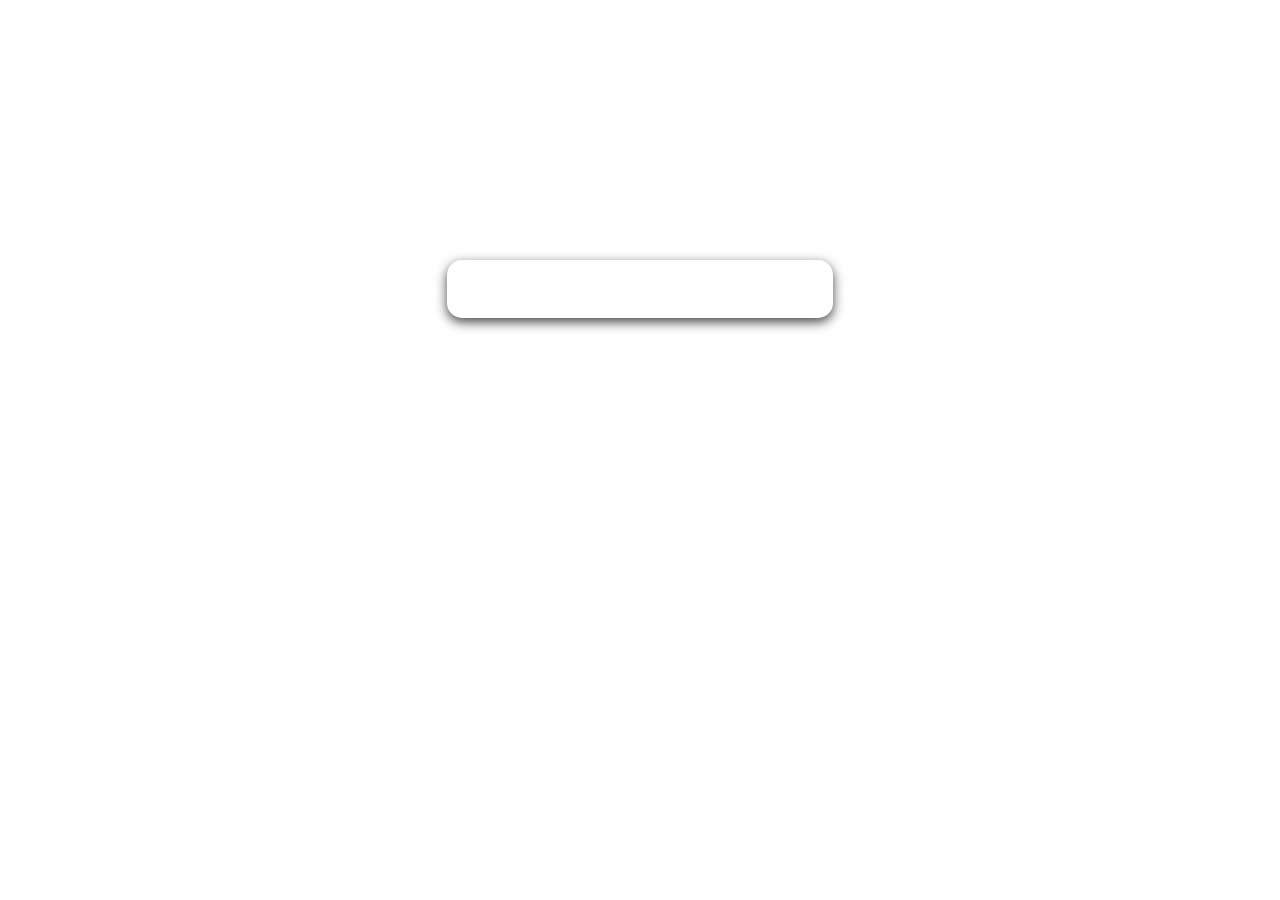
<file: index.html>
<!DOCTYPE html>
<html lang="es">
    <head>
       <title>¿Quién soy?</title>
       <link href="https://cdn.jsdelivr.net/npm/bootstrap@5.3.8/dist/css/bootstrap.min.css" rel="stylesheet" integrity="sha384-sRIl4kxILFvY47J16cr9ZwB07vP4J8+LH7qKQnuqkuIAvNWLzeN8tE5YBujZqJLB" crossorigin="anonymous">
       <link rel="icon" type="image/gif" href="./img2/mundo.gif">
       <meta charset="utf-8">
       <meta name="viewport" content="width=device-width, initial-scale=1">
       <link rel="stylesheet" href="./css/styles.css">
    </head>
    
    <body class="backindex">

      <video autoplay muted loop playsinline class="video-fondo">
          <source src="./img2/fondillo.mp4" type="video/mp4">
      </video>




      
      <div class="contenido">
  

  
          <h1 class="title text-center">¿QUIÉN SOY?</h1>
  
          <div class="raya"></div>
  
          <ul class="cristaly nav nav-pills justify-content-center fs-3 mt-7">
              <li class="nav-item">
                  <a class="nav-link" aria-current="page" href="./pagina1.html#quiensoy">QUIÉN SOY</a>
              </li>
  
              <li class="nav-item">
                  <a class="nav-link" href="./pagina1.html#proyectos">PROYECTOS</a>
              </li>
          </ul>
  
      </div>
  
      <script src="https://cdn.jsdelivr.net/npm/bootstrap@5.3.8/dist/js/bootstrap.bundle.min.js"
          integrity="sha384-FKyoEForGlyvwx9Hj09JcYn3nv7wiPVlz7YYwJrWVcXK/BmnVDxM+D2scQbITxI"
          crossorigin="anonymous"></script>

    <footer class="sadiq">
        <p>TIC II BACHILLERATO SALESIANOS</p>
    </footer>


  </body>

</html>
</file>
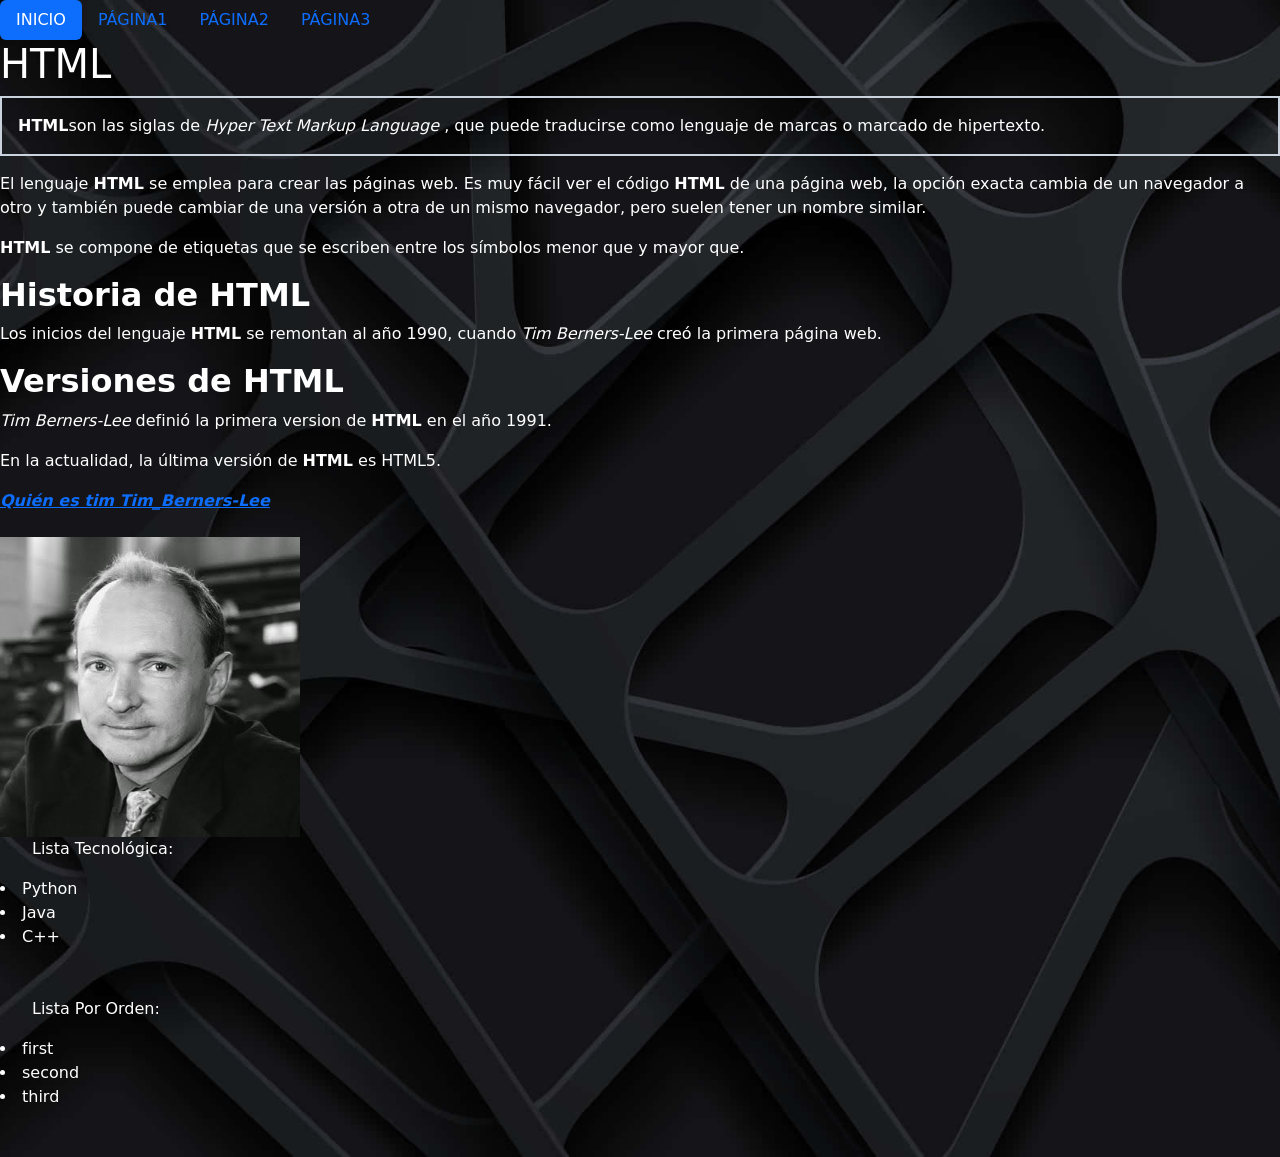
<file: Ejercicio1/index.html>
<!DOCTYPE html>
<html lang="es">
    <head>
       <title>Si entras aqui me perteneces</title>
       <link href="https://cdn.jsdelivr.net/npm/bootstrap@5.3.8/dist/css/bootstrap.min.css" rel="stylesheet" integrity="sha384-sRIl4kxILFvY47J16cr9ZwB07vP4J8+LH7qKQnuqkuIAvNWLzeN8tE5YBujZqJLB" crossorigin="anonymous">
       <link rel="icon" type="image/png" href="img/insta.png">
       <meta charset="utf-8">
       <meta name="viewport" content="width=device-width, initial-scale=1">
       <link rel="stylesheet" href="./css/estilos.css">
    </head>
    <body class="fto">
        <ul class="nav nav-pills">
            <li class="nav-item">
              <a class="nav-link active" aria-current="page" href="./index.html">INICIO</a>
            </li>
            <li class="nav-item">
              <a class="nav-link" href="./pagina1.html">PÁGINA1</a>
            </li>
            <li class="nav-item">
              <a class="nav-link" href="./pagina2.html">PÁGINA2</a>
            </li>
            <li class="nav-item">
              <a class="nav-link" href="./pagina3.html">PÁGINA3</a>
            </li>
            
    
          </ul>



        <h1>HTML</h1>
    
        <p class="tarjeta">
            <strong>HTML</strong>son las siglas de <em>Hyper Text Markup Language</em> , que puede traducirse como lenguaje de marcas o marcado de hipertexto.
        </p>

        <p>
            El lenguaje <strong>HTML</strong> se emplea para crear las páginas web. Es muy fácil ver el código <strong>HTML</strong> de una página web, la opción exacta cambia de un navegador a otro y también puede cambiar de una versión a otra de un mismo navegador, pero suelen tener un nombre similar.
        </p>

        <p>
            <strong>HTML</strong> se compone de etiquetas que se escriben entre los símbolos menor que y mayor que.
        </p>

        <h2>
            <strong>Historia de HTML</strong>
        </h2>

        <p>
            Los inicios del lenguaje <strong>HTML</strong> se remontan al año 1990, cuando <em>Tim Berners-Lee</em> creó la primera página web.
        </p>

        <h2>
            <strong>Versiones de HTML</strong>
        </h2>

        <p>
            <em>Tim Berners-Lee</em> definió la primera version de <strong>HTML</strong> en el año 1991.
        </p>

        <p>
            En la actualidad, la última versión de <strong>HTML</strong> es HTML5.
        </p>

        <a href="https://es.wikipedia.org/wiki/Tim_Berners-Lee"><em><strong>Quién es tim Tim_Berners-Lee</strong></em></a>
      
        <br></br>
    
        <img src="./img/tim.jpg" width="300" height="300">

        <ul>Lista Tecnológica:</ul>
            <li>Python</li>
            <li>Java</li>
            <li>C++</li>

        <br></br>

        <ol>Lista Por Orden:</ol>
            <li>first</li>
            <li>second</li>
            <li>third</li>

        <br></br>
        


        <script src="https://cdn.jsdelivr.net/npm/bootstrap@5.3.8/dist/js/bootstrap.bundle.min.js" integrity="sha384-FKyoEForCGlyvwx9Hj09JcYn3nv7wiPVlz7YYwJrWVcXK/BmnVDxM+D2scQbITxI" crossorigin="anonymous"></script>
    </body>
</html>
</file>
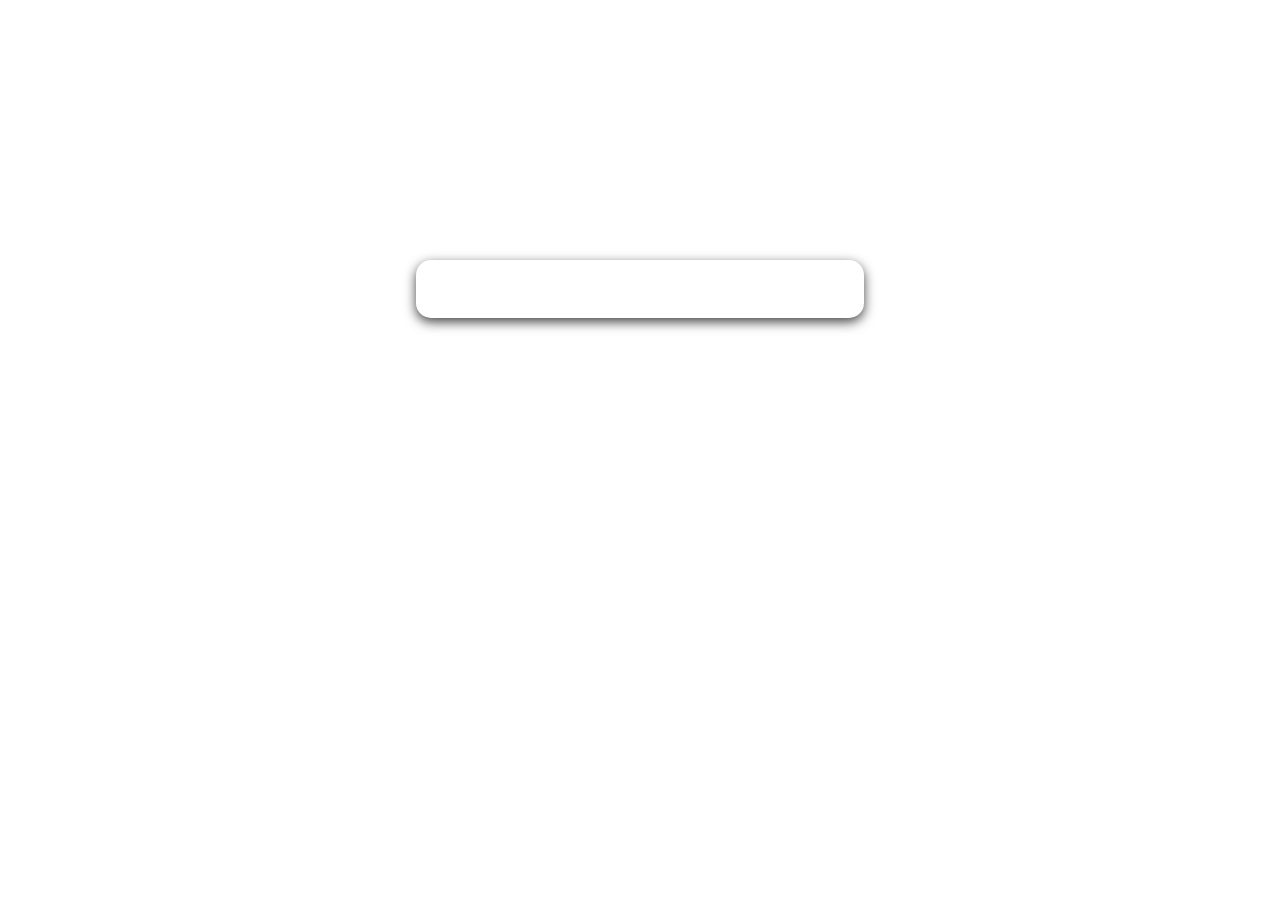
<file: tic2-Practica1/index.html>
<!DOCTYPE html>
<html lang="es">
    <head>
       <title>Grados Universitarios Tic</title>
       <link href="https://cdn.jsdelivr.net/npm/bootstrap@5.3.8/dist/css/bootstrap.min.css" rel="stylesheet" integrity="sha384-sRIl4kxILFvY47J16cr9ZwB07vP4J8+LH7qKQnuqkuIAvNWLzeN8tE5YBujZqJLB" crossorigin="anonymous">
       <link rel="icon" type="image/png" href="img1/logos.png">
       <meta charset="utf-8">
       <meta name="viewport" content="width=device-width, initial-scale=1">
       <link rel="stylesheet" href="./css/cositas.css">
    </head>
    
    <body class="backindex">

      <video autoplay muted loop playsinline class="video-fondo">
          <source src="./img1/335040_medium.mp4" type="video/mp4">
      </video>
  








      
      <div class="contenido">
  

  
          <h1 class="title text-center">¿Qué estudiar después de Bachillerato?</h1>
  
          <div class="raya"></div>
  
          <ul class="cristaly nav nav-pills justify-content-center fs-3 mt-7">
              <li class="nav-item">
                  <a class="nav-link" aria-current="page" href="./pag1.html">INICIO</a>
              </li>
  
              <li class="nav-item">
                  <a class="nav-link" href="./pag2.html">OPCIONES</a>
              </li>
  
              <li class="nav-item">
                  <a class="nav-link" href="./pag3.html">SALIDAS</a>
              </li>




          </ul>
  
      </div>
  
      <script src="https://cdn.jsdelivr.net/npm/bootstrap@5.3.8/dist/js/bootstrap.bundle.min.js"
          integrity="sha384-FKyoEForGlyvwx9Hj09JcYn3nv7wiPVlz7YYwJrWVcXK/BmnVDxM+D2scQbITxI"
          crossorigin="anonymous"></script>

    <footer class="sadiq">
        <p>TIC II BACHILLERATO SALESIANOS</p>
    </footer>


  </body>

</html>
</file>
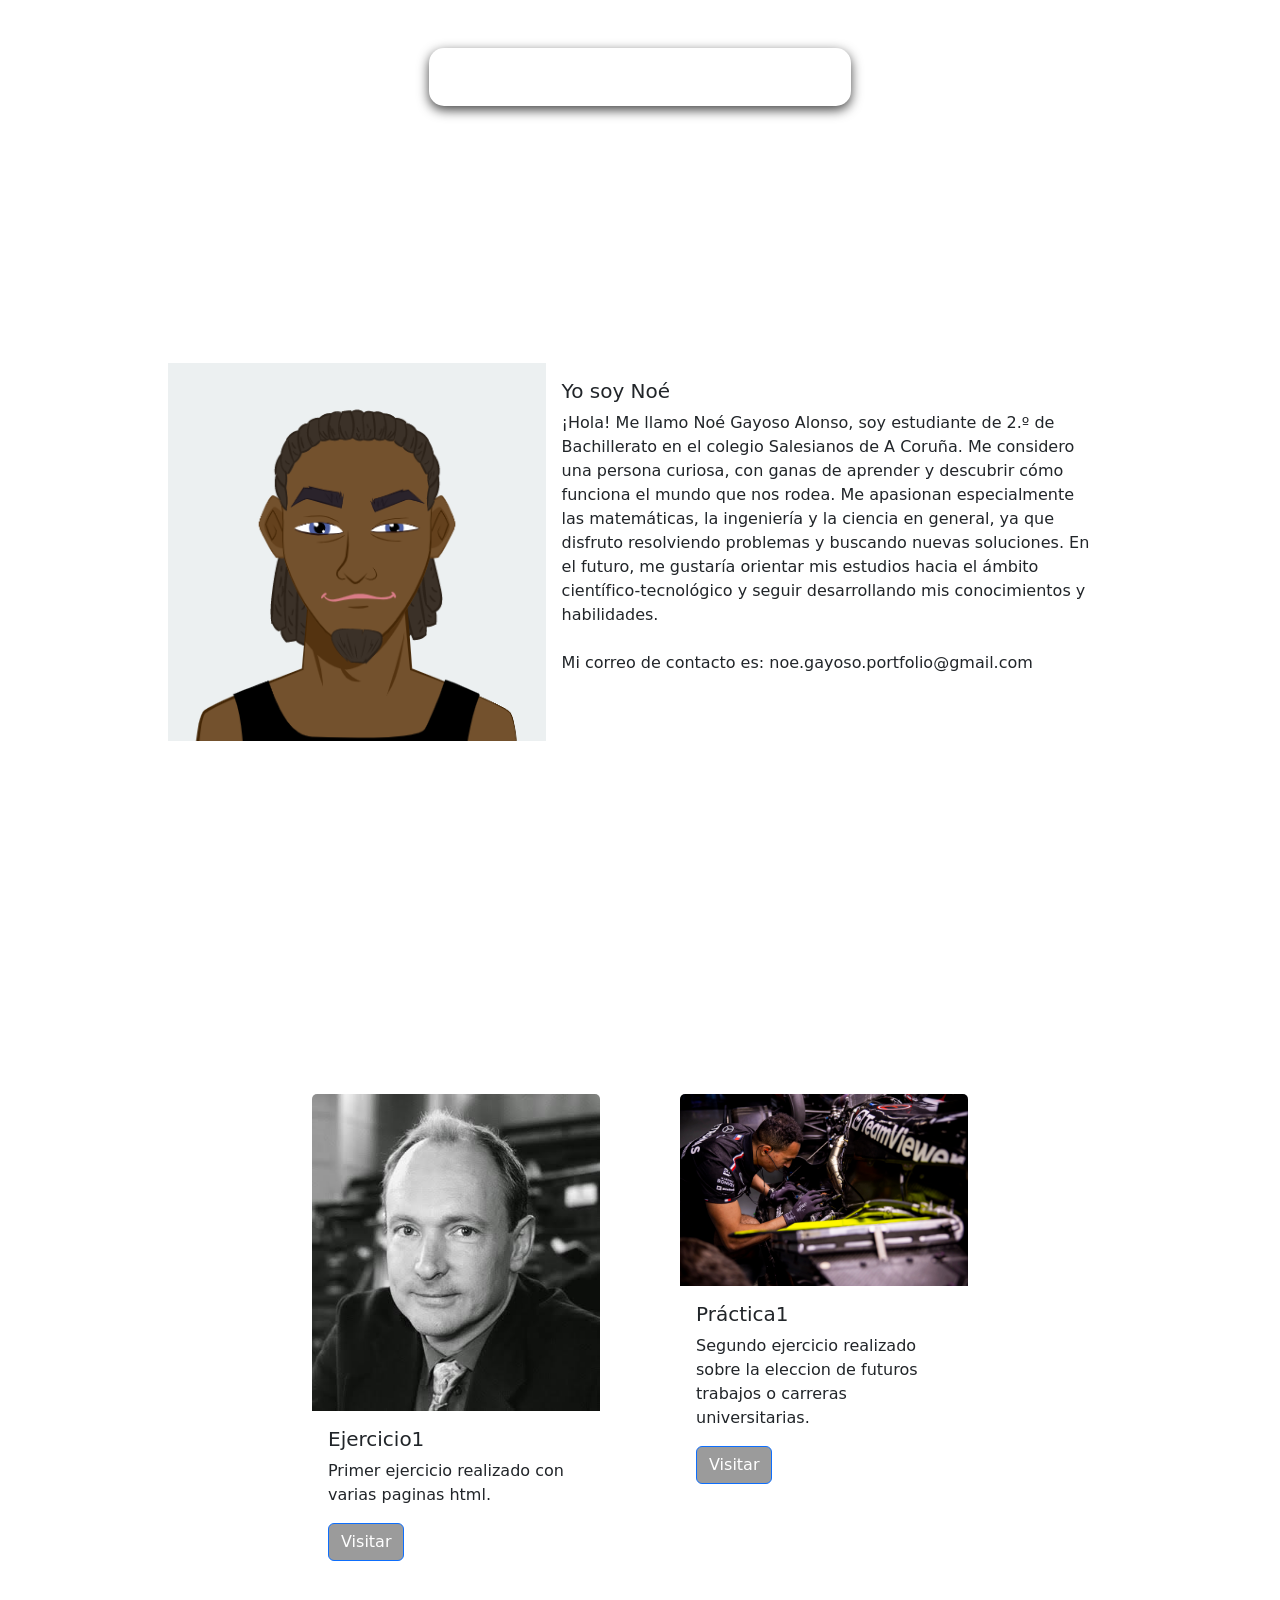
<file: pagina1.html>
<!DOCTYPE html>
<html lang="es">

    <head>
      <title>Mi página personal</title>
      <link href="https://cdn.jsdelivr.net/npm/bootstrap@5.3.8/dist/css/bootstrap.min.css" rel="stylesheet" integrity="sha384-sRIl4kxILFvY47J16cr9ZwB07vP4J8+LH7qKQnuqkuIAvNWLzeN8tE5YBujZqJLB" crossorigin="anonymous">
        <meta charset="utf-8">
        <link rel="icon" type="image/gif" href="./img2/mundo.gif">
        <meta name="viewport" content="width=device-width, initial-scale=1">
        <link rel="stylesheet" href="./css/styles.css">


    </head>
    <body class="backpages">
        

      <video autoplay muted loop playsinline class="video-fondo2">
        <source src="./img2/fondux.mp4" type="video/mp4">
      </video>

      <br></br>

      <div class="contenido">
      

        <ul class="cristaly nav nav-pills justify-content-center fs-3 mt-7">
            <li class="nav-item">
                <a class="nav-link" aria-current="page" href="./index.html">VOLVER AL MENÚ DE INICIO</a>
            </li>

    </div>


    <br></br>



    <h1 class="centradillo">¿QUIÉN SOY?</h1>
    <a class="raya"></a>

    <div class="container my-5">
      <div class="d-flex justify-content-center flex-wrap tarjetas">
    
        <div class="card flex-row" id="quiensoy" style="width: 59rem; min-height: 18rem; ">
          <img src="./img2/AvatarMaker.png" 
               class="card-img-left" 
               alt="Imagen 2"
               style="width: 40%; object-fit: cover;">
    
          <div class="card-body">
            <h5 class="card-title">Yo soy Noé</h5>
            <p class="card-text">
              ¡Hola! Me llamo Noé Gayoso Alonso, soy estudiante de 2.º de Bachillerato en el colegio Salesianos de A Coruña. Me considero una persona curiosa, con ganas de aprender y descubrir cómo funciona el mundo que nos rodea. Me apasionan especialmente las matemáticas, la ingeniería y la ciencia en general, ya que disfruto resolviendo problemas y buscando nuevas soluciones. En el futuro, me gustaría orientar mis estudios hacia el ámbito científico-tecnológico y seguir desarrollando mis conocimientos y habilidades.
              <br></br>
              Mi correo de contacto es: noe.gayoso.portfolio@gmail.com
            
            </p>
          </div>
        </div>
    
      </div>
    </div>


    <br></br>
    <br></br>


    <h1 class="centradillo">PROYECTOS</h1>
    
    <a class="raya"></a>
        

      


      <!--<h1 class="tamañox text-center mt-2">Diseña tu próximo paso</h1>-->


      <div class="container my-5">
        <div class="d-flex justify-content-center flex-wrap tarjetas">
      
      
       
          <div class="card" id="proyectos" style="width: 18rem;">
            <img src="./img2/tim.jpg" class="card-img-top" alt="Imagen 2">
            <div class="card-body">
              <h5 class="card-title">Ejercicio1</h5>
              <p class="card-text">Primer ejercicio realizado con varias paginas html.</p>
              <a href="./Ejercicio1/index.html" class="btn btn-primary supeco">
                Visitar
              </a>
            </div>
          </div>
      
         
          <div class="card" style="width: 18rem;">
            <img src="./img2/7.jpg" class="card-img-top" alt="Imagen 3">
            <div class="card-body">
              <h5 class="card-title">Práctica1</h5>
              <p class="card-text">Segundo ejercicio realizado sobre la eleccion de futuros trabajos o carreras universitarias.</p>
               <a href="./tic2-practica1/index.html" class="btn btn-primary supeco">
                Visitar
               </a>
          </div>
      
        </div>
      </div>
      


      <div class="rayon"></div>


                
      <section class="introduccion text-center">
          <h2>Bienvenido a mi portfolio personal</h2>
          <p>
            En esta página podrás conocer un poco más sobre mí, mis intereses y mi trayectoria como estudiante de 2.º de Bachillerato en Salesianos A Coruña. También encontrarás una recopilación de los diferentes proyectos y prácticas que he realizado en la asignatura de TIC II, donde pongo en práctica mis conocimientos de HTML, CSS y Bootstrap. Este portfolio refleja mi aprendizaje, esfuerzo y evolución en el mundo del desarrollo web.
          </p>
      </section>


      <footer class="sadiq">
        <p>TIC II BACHILLERATO SALESIANOS</p>
      </footer>

         <script src="https://cdn.jsdelivr.net/npm/bootstrap@5.3.8/dist/js/bootstrap.bundle.min.js" integrity="sha384-FKyoEForCGlyvwx9Hj09JcYn3nv7wiPVlz7YYwJrWVcXK/BmnVDxM+D2scQbITxI" crossorigin="anonymous"></script>
    </body>
</html>
</file>
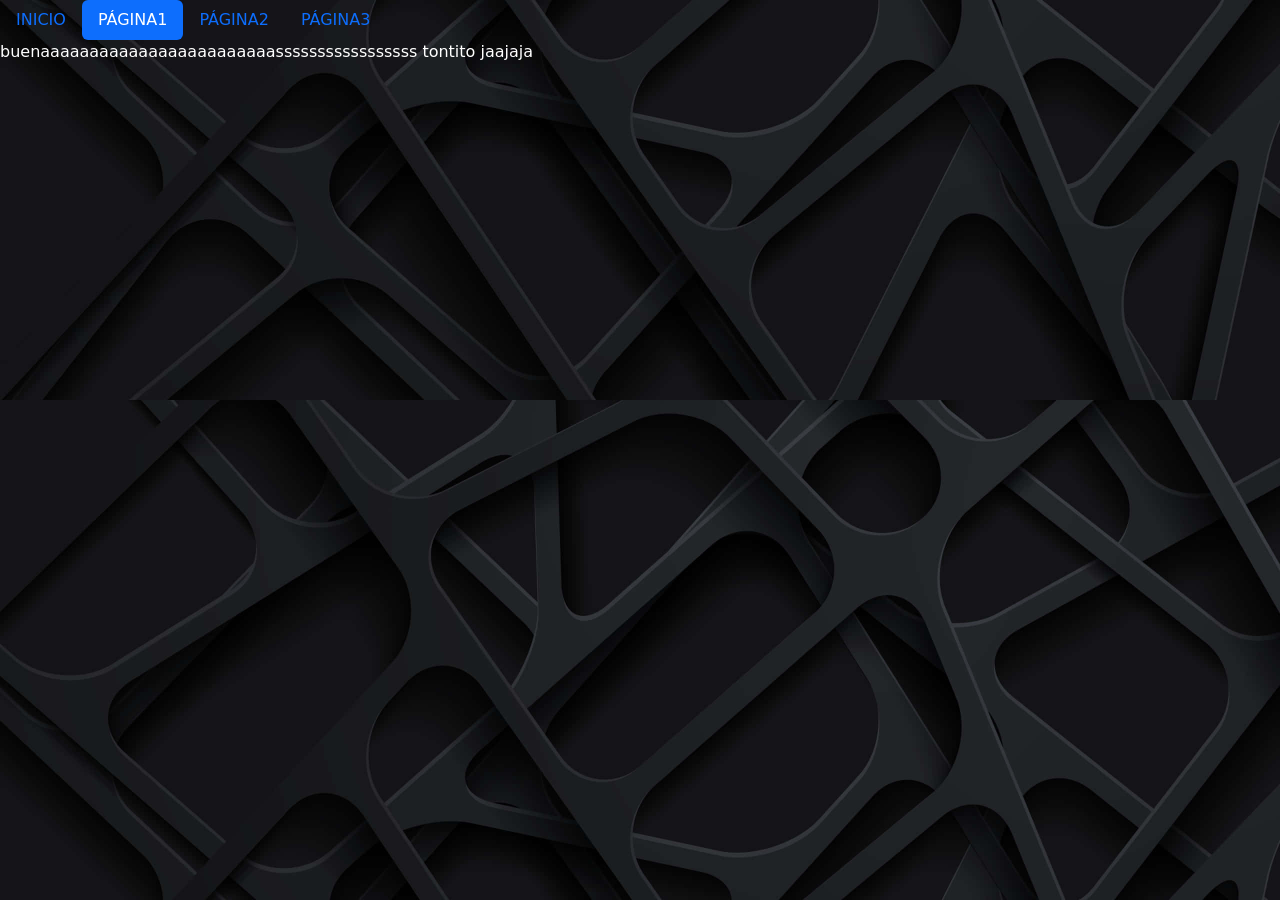
<file: Ejercicio1/pagina1.html>
<!DOCTYPE html>
<html lang="es">
    <head>
        <title>Si entras aqui me perteneces</title>
        <link href="https://cdn.jsdelivr.net/npm/bootstrap@5.3.8/dist/css/bootstrap.min.css" rel="stylesheet" integrity="sha384-sRIl4kxILFvY47J16cr9ZwB07vP4J8+LH7qKQnuqkuIAvNWLzeN8tE5YBujZqJLB" crossorigin="anonymous">
        <meta charset="utf-8">
        <link rel="icon" type="image/png" href="img/insta.png">
        <meta name="viewport" content="width=device-width, initial-scale=1">
        <link rel="stylesheet" href="./css/estilos.css">
    </head>
    <body class="fto">
        <ul class="nav nav-pills">
            <li class="nav-item">
                <a class="nav-link" aria-current="page" href="./index.html">INICIO</a>
            </li>
            <li class="nav-item">
                <a class="nav-link active" href="./pagina1.html">PÁGINA1</a>
            </li>
            <li class="nav-item">
                <a class="nav-link" href="./pagina2.html">PÁGINA2</a>
            </li>
            <li class="nav-item">
                <a class="nav-link" href="./pagina3.html">PÁGINA3</a>
            </li>
            
          </ul>






    <p>buenaaaaaaaaaaaaaaaaaaaaaaaasssssssssssssssss tontito jaajaja </p>



    <script src="https://cdn.jsdelivr.net/npm/bootstrap@5.3.8/dist/js/bootstrap.bundle.min.js" integrity="sha384-FKyoEForCGlyvwx9Hj09JcYn3nv7wiPVlz7YYwJrWVcXK/BmnVDxM+D2scQbITxI" crossorigin="anonymous"></script>
    </body>
</html>
</file>
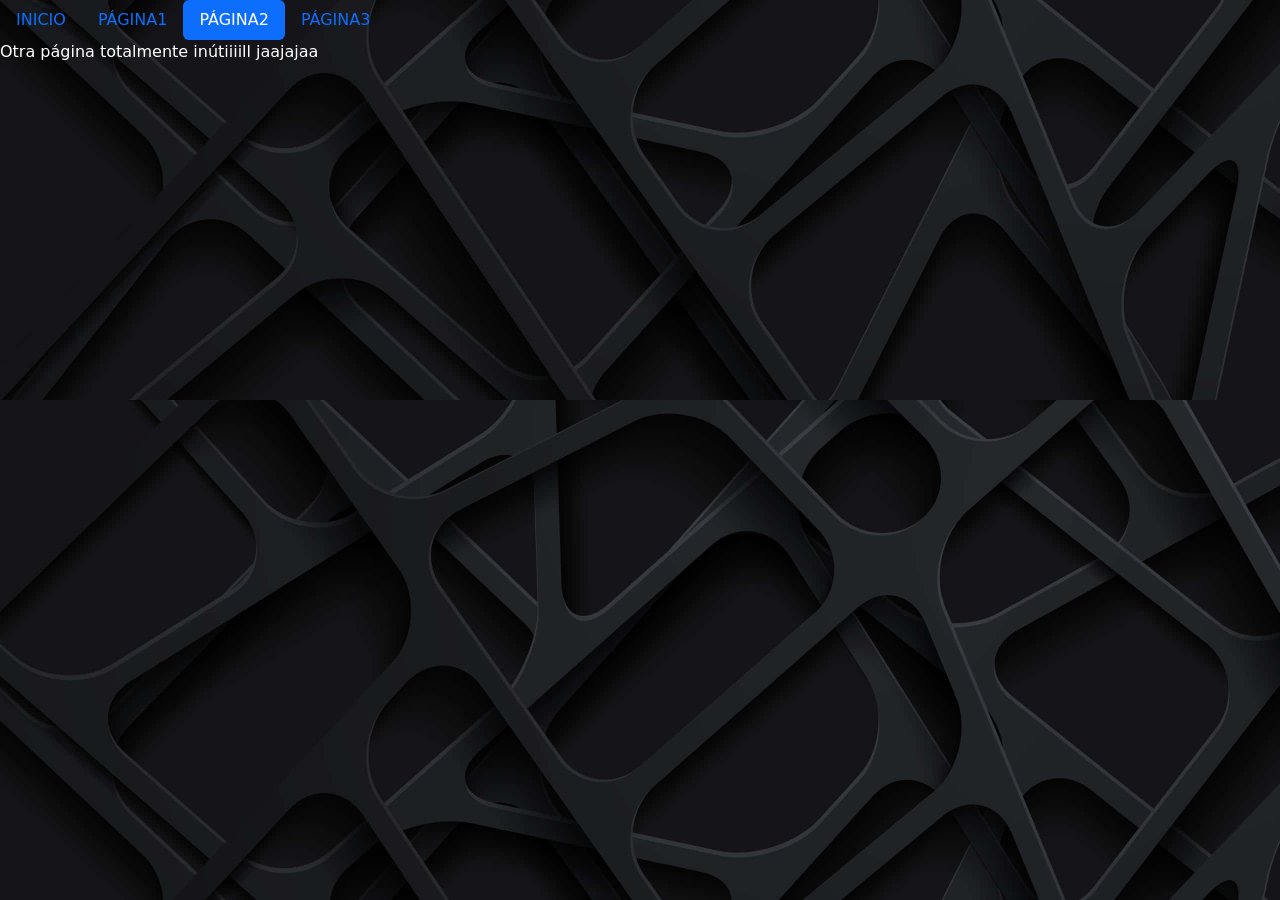
<file: Ejercicio1/pagina2.html>
<!DOCTYPE html>
<html lang="es">

    <head>
        <title>Si entras aqui me perteneces</title>
        <link href="https://cdn.jsdelivr.net/npm/bootstrap@5.3.8/dist/css/bootstrap.min.css" rel="stylesheet" integrity="sha384-sRIl4kxILFvY47J16cr9ZwB07vP4J8+LH7qKQnuqkuIAvNWLzeN8tE5YBujZqJLB" crossorigin="anonymous">
        <meta charset="utf-8">
        <link rel="icon" type="image/png" href="img/insta.png">
        <meta name="viewport" content="width=device-width, initial-scale=1">
        <link rel="stylesheet" href="./css/estilos.css">

    </head>
    <body class="fto">
        <ul class="nav nav-pills">
            <li class="nav-item">
                <a class="nav-link" aria-current="page" href="./index.html">INICIO</a>
            </li>
            <li class="nav-item">
                <a class="nav-link" href="./pagina1.html">PÁGINA1</a>
            </li>
            <li class="nav-item">
                <a class="nav-link active" href="./pagina2.html">PÁGINA2</a>
            </li>
            <li class="nav-item">
                <a class="nav-link" href="./pagina3.html">PÁGINA3</a>
            </li>
            
          </ul>






    <p>Otra página totalmente inútiiiill jaajajaa </p>




    <script src="https://cdn.jsdelivr.net/npm/bootstrap@5.3.8/dist/js/bootstrap.bundle.min.js" integrity="sha384-FKyoEForCGlyvwx9Hj09JcYn3nv7wiPVlz7YYwJrWVcXK/BmnVDxM+D2scQbITxI" crossorigin="anonymous"></script>
    </body>
</html>
</file>
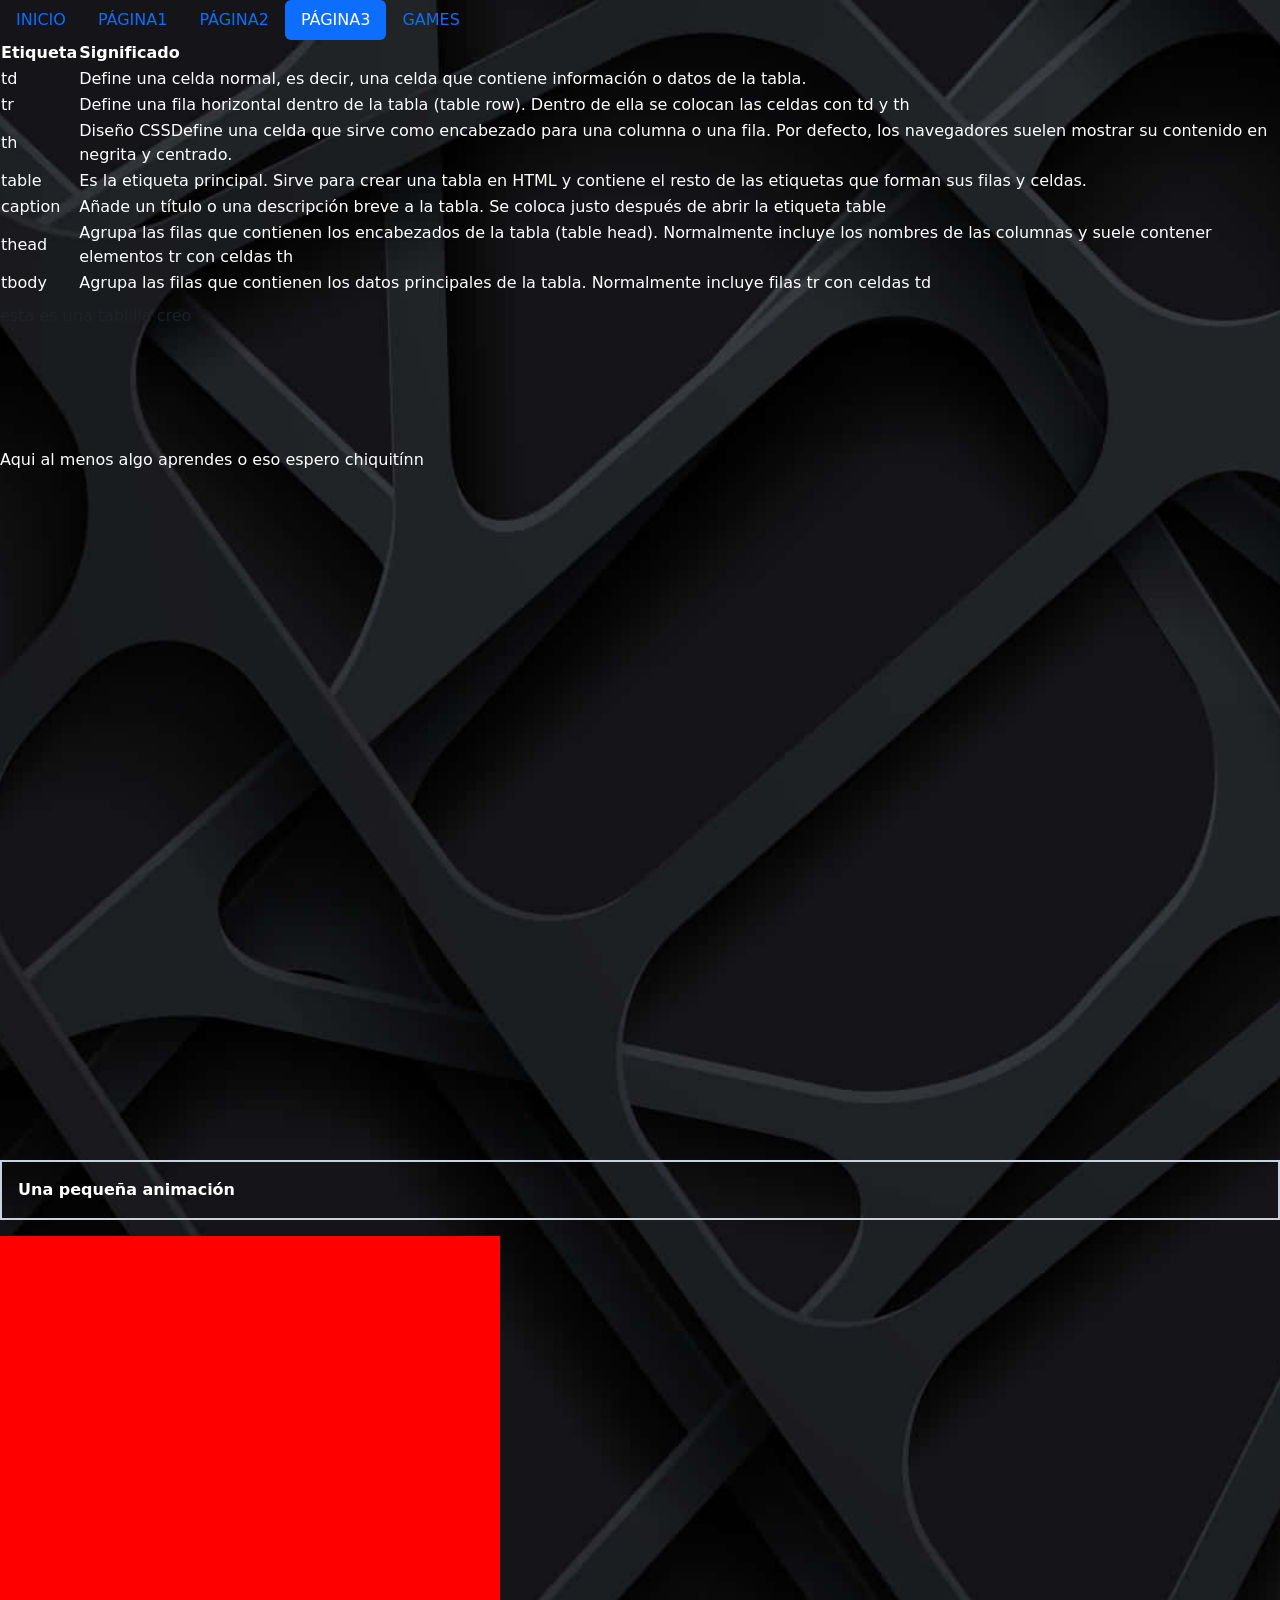
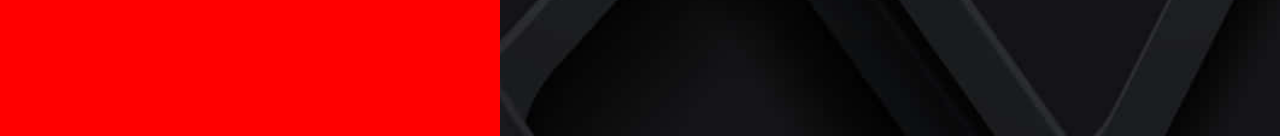
<file: Ejercicio1/pagina3.html>
<!DOCTYPE html>
<html lang="es">

    <head>
      <title>Si entras aqui me perteneces</title>
      <link href="https://cdn.jsdelivr.net/npm/bootstrap@5.3.8/dist/css/bootstrap.min.css" rel="stylesheet" integrity="sha384-sRIl4kxILFvY47J16cr9ZwB07vP4J8+LH7qKQnuqkuIAvNWLzeN8tE5YBujZqJLB" crossorigin="anonymous">
        <meta charset="utf-8">
        <link rel="icon" type="image/png" href="img/insta.png">
        <meta name="viewport" content="width=device-width, initial-scale=1">
        <link rel="stylesheet" href="./css/estilos.css">

        <style>
          @keyframes myAnimation {
            from {
            background-image: url("raul.png");
            background-size: cover;
             }
             to {
            background-image: url("pizza.jpg");
            background-size: cover;
            }
          }
          
          div {
            width: 500px;
            height: 500px;
            background-color: red;
            animation-name: myAnimation;
            animation-duration: 10s;
            animation-iteration-count: infinite;
              
          }


        </style>

    </head>
    <body class="fto">
        
      <ul class="nav nav-pills">
        <li class="nav-item">
            <a class="nav-link" aria-current="page" href="./index.html">INICIO</a>
        </li>
        <li class="nav-item">
            <a class="nav-link" href="./pagina1.html">PÁGINA1</a>
        </li>
        <li class="nav-item">
            <a class="nav-link" href="./pagina2.html">PÁGINA2</a>
        </li>
        <li class="nav-item">
            <a class="nav-link active" href="./pagina3.html">PÁGINA3</a>
        </li>
        <li class="nav-item">
            <a class="nav-link" href="./salesianos-wide-web-x-games-1.21.4.html">GAMES</a>
        </li>
      </ul>



        <table>
            <caption> esta es una tablilla creo</caption>
            <caption><br></br></caption>
            
            <thead>
            
              <tr>
                <th scope="col">Etiqueta</th>
                <th scope="col">Significado</th>
              </tr>
            </thead>
            <tbody>
              <tr>
                <td>td</td>
                <td>Define una celda normal, es decir, una celda que contiene información o datos de la tabla.</td>
              </tr>
              <tr>
                <td>tr</td>
                <td>Define una fila horizontal dentro de la tabla (table row). Dentro de ella se colocan las celdas con td y th</td>
              </tr>
              <tr>
                <td>th</td>
                <td>Diseño CSSDefine una celda que sirve como encabezado para una columna o una fila. Por defecto, los navegadores suelen mostrar su contenido en negrita y centrado.</td>
              </tr>
              <tr>
                <td>table</td>
                <td>Es la etiqueta principal. Sirve para crear una tabla en HTML y contiene el resto de las etiquetas que forman sus filas y celdas.</td>
              </tr>
              <tr>
                <td>caption</td>
                <td>Añade un título o una descripción breve a la tabla. Se coloca justo después de abrir la etiqueta table</td>
              </tr>
              <tr>
                <td>thead</td>
                <td>Agrupa las filas que contienen los encabezados de la tabla (table head). Normalmente incluye los nombres de las columnas y suele contener elementos tr con celdas th</td>
              </tr>
              <tr>
                <td>tbody</td>
                <td>Agrupa las filas que contienen los datos principales de la tabla. Normalmente incluye filas tr con celdas td</td>
              </tr>
            </tbody>
          </table>

          <br></br>



        <p>Aqui al menos algo aprendes o eso espero chiquitínn</p>



         <iframe width="855" height="641" src="https://www.youtube.com/embed/FXruzug7A54" title="SIN ANIMO DE LUCRO" frameborder="0" allow="accelerometer; autoplay; clipboard-write; encrypted-media; gyroscope; picture-in-picture; web-share" referrerpolicy="strict-origin-when-cross-origin" allowfullscreen></iframe>

         <br></br>
         <p class="tarjeta"><strong>Una pequeña animación</strong></p>

         <div></div>
         <script src="https://cdn.jsdelivr.net/npm/bootstrap@5.3.8/dist/js/bootstrap.bundle.min.js" integrity="sha384-FKyoEForCGlyvwx9Hj09JcYn3nv7wiPVlz7YYwJrWVcXK/BmnVDxM+D2scQbITxI" crossorigin="anonymous"></script>
    </body>
</html>
</file>
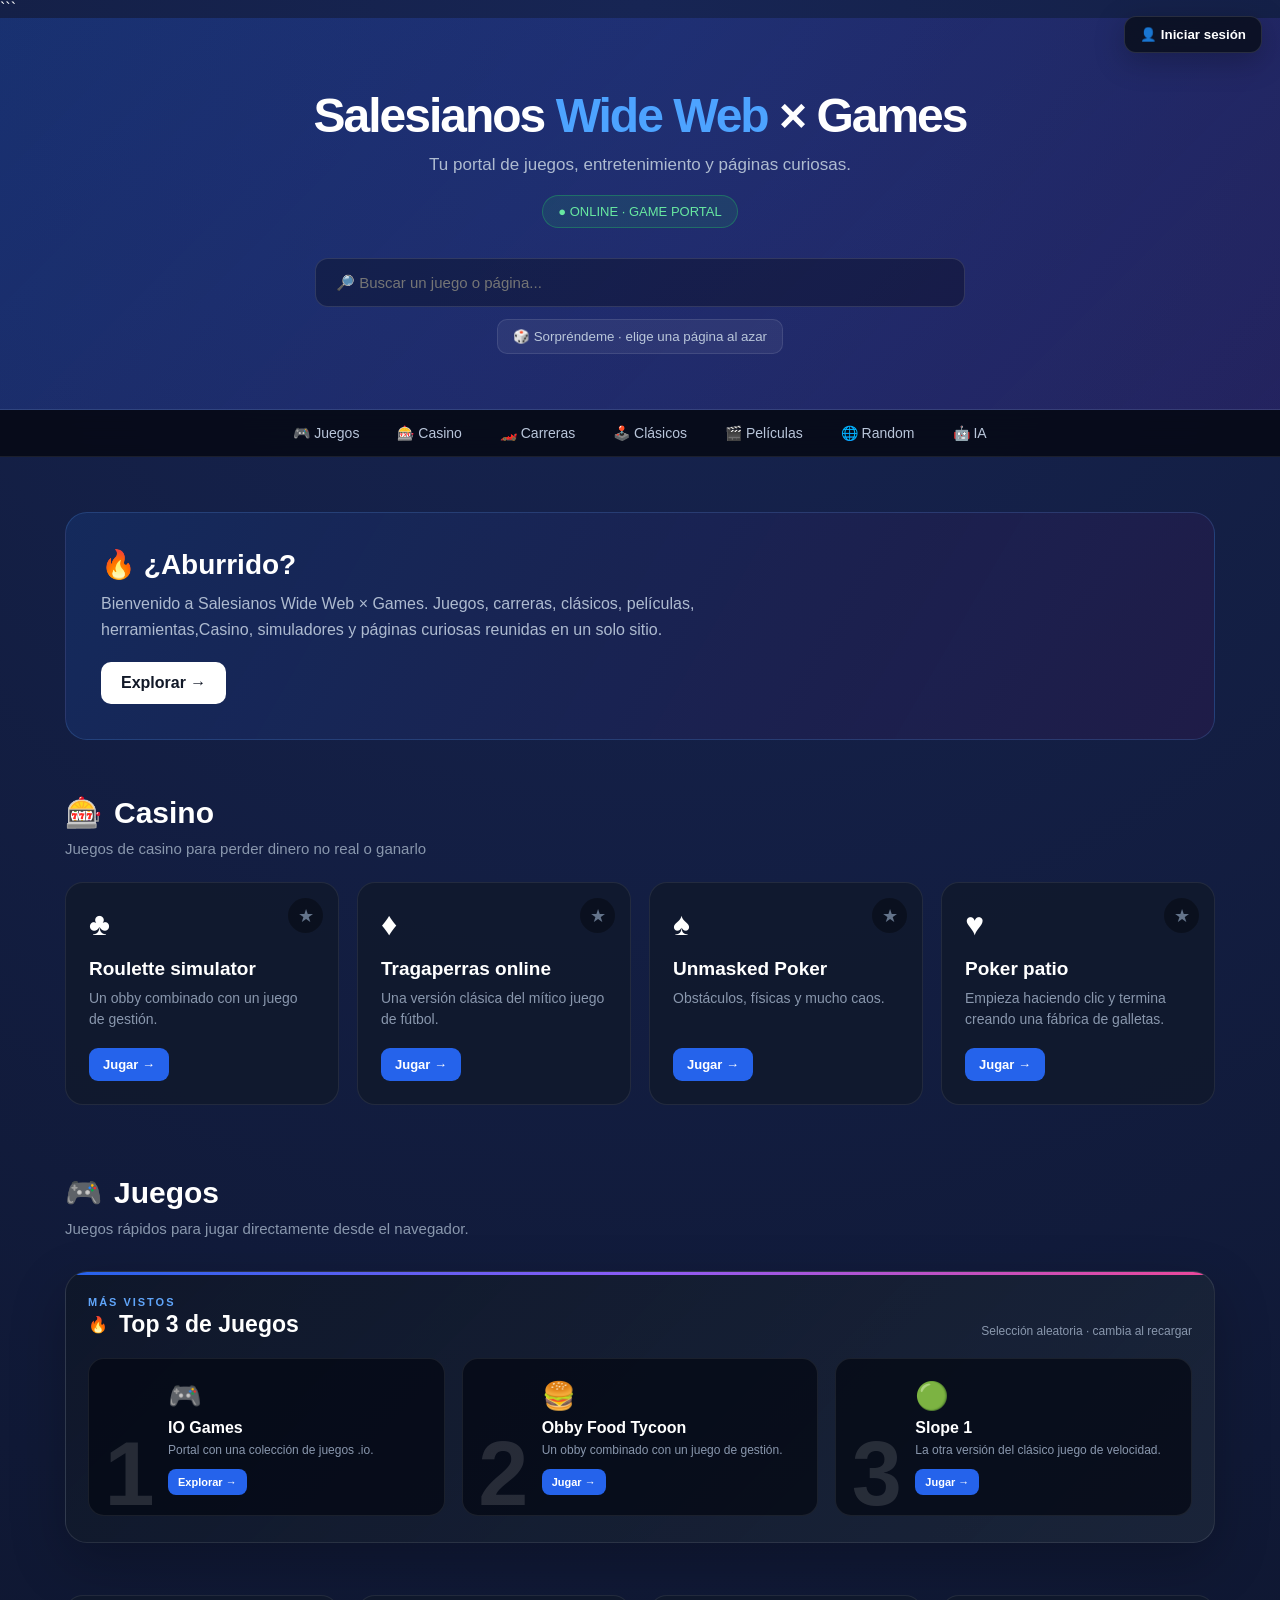
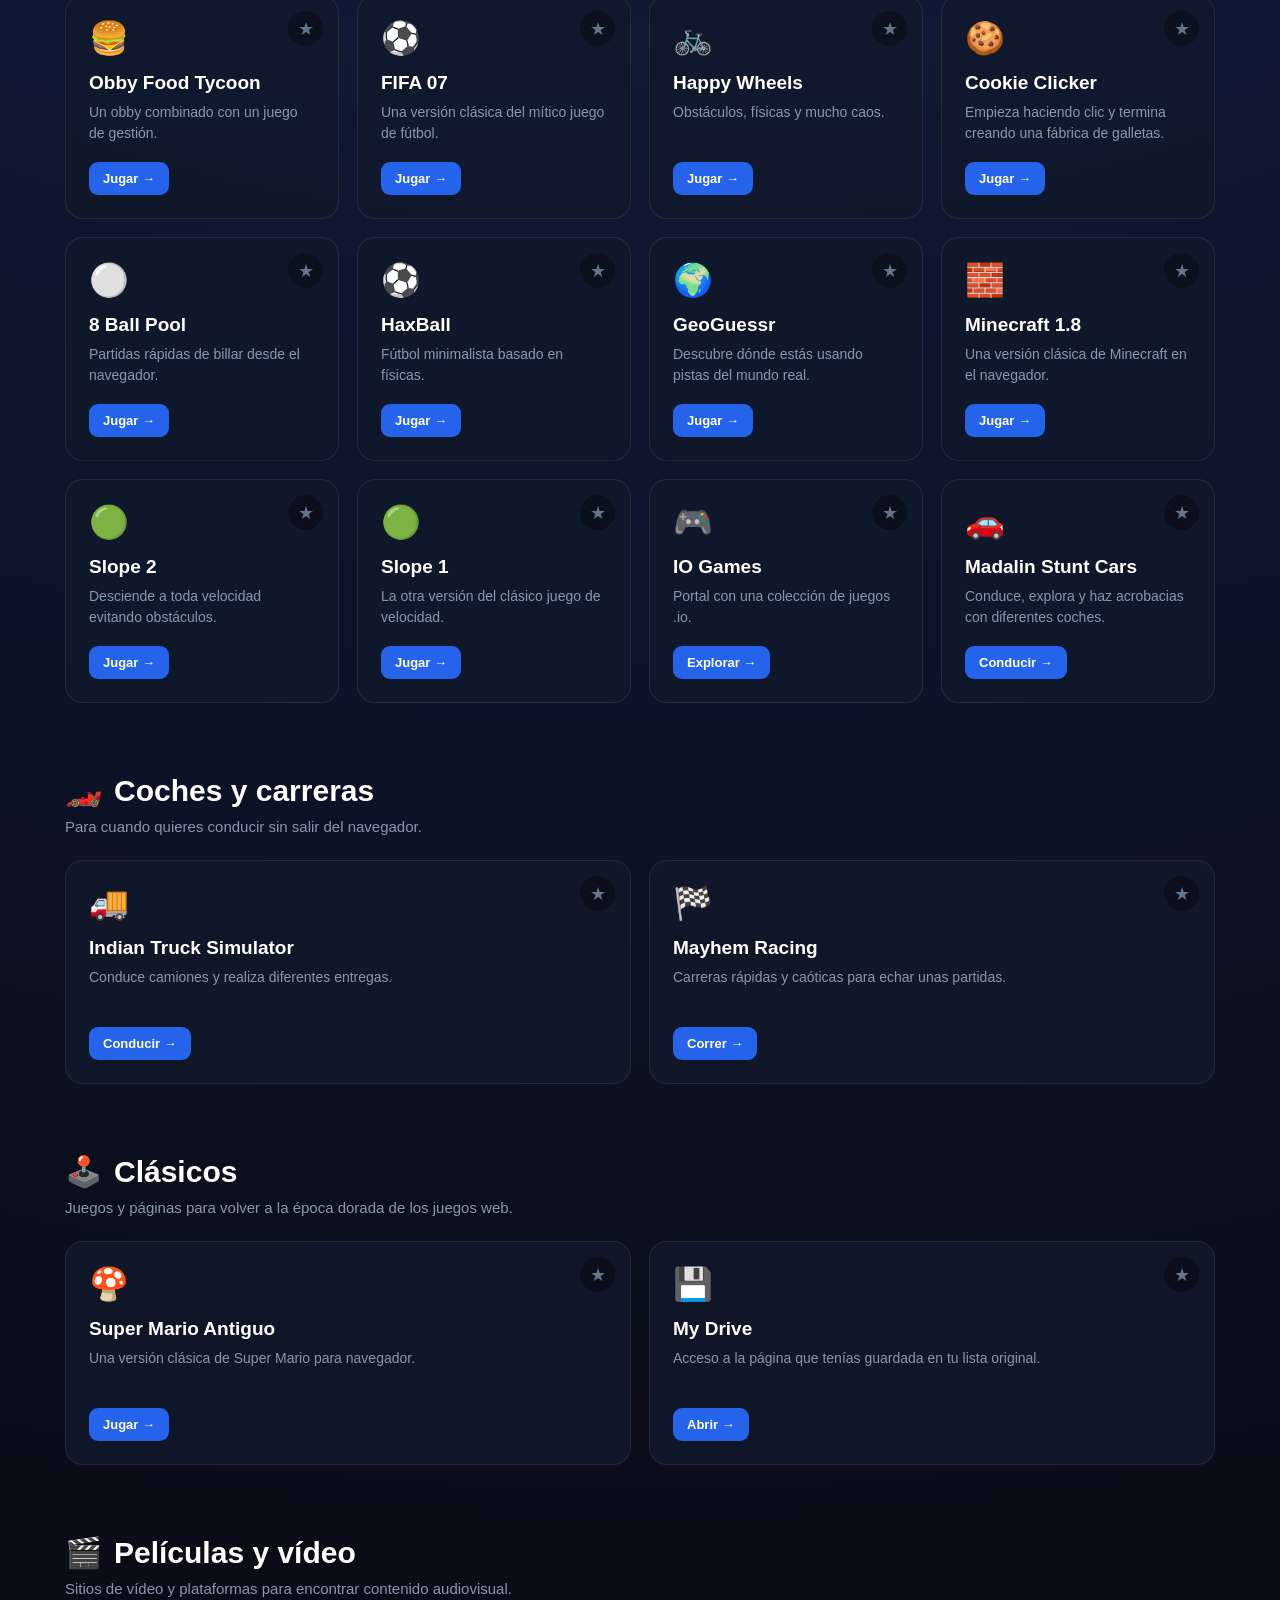
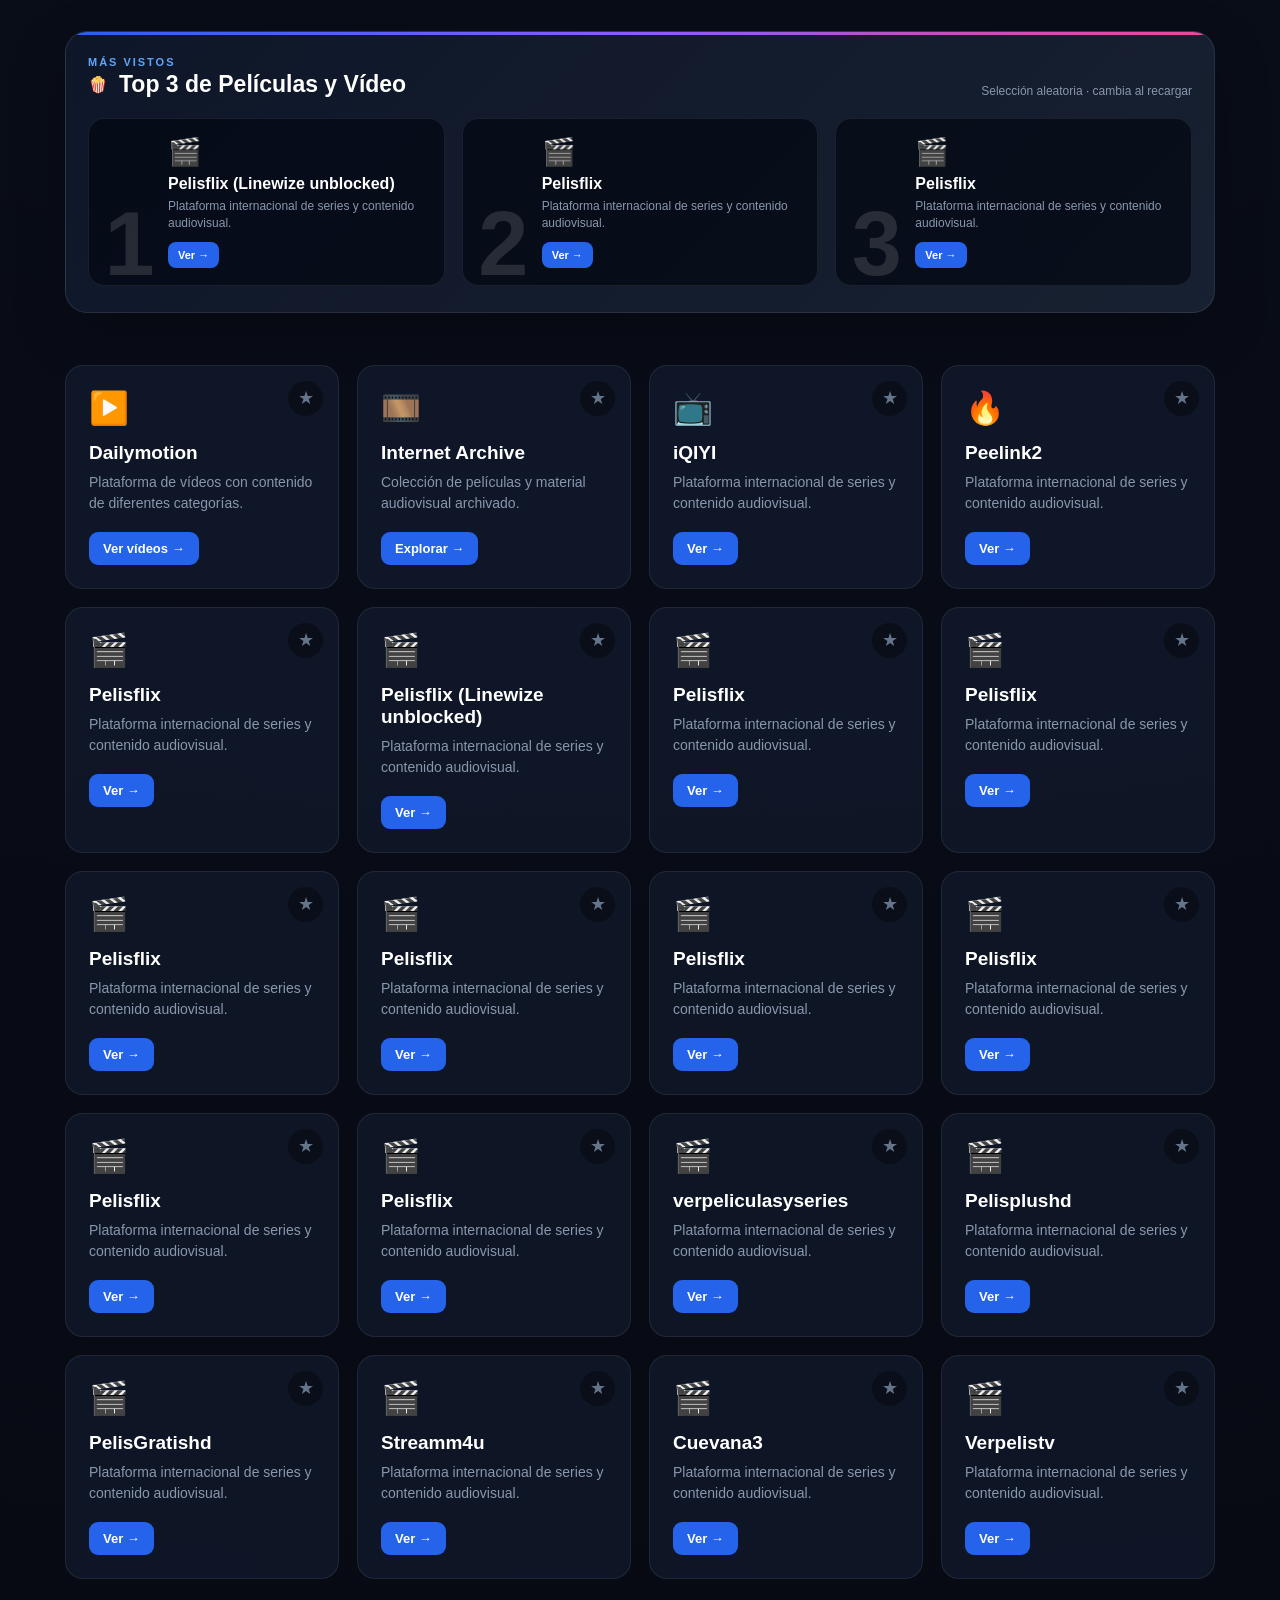
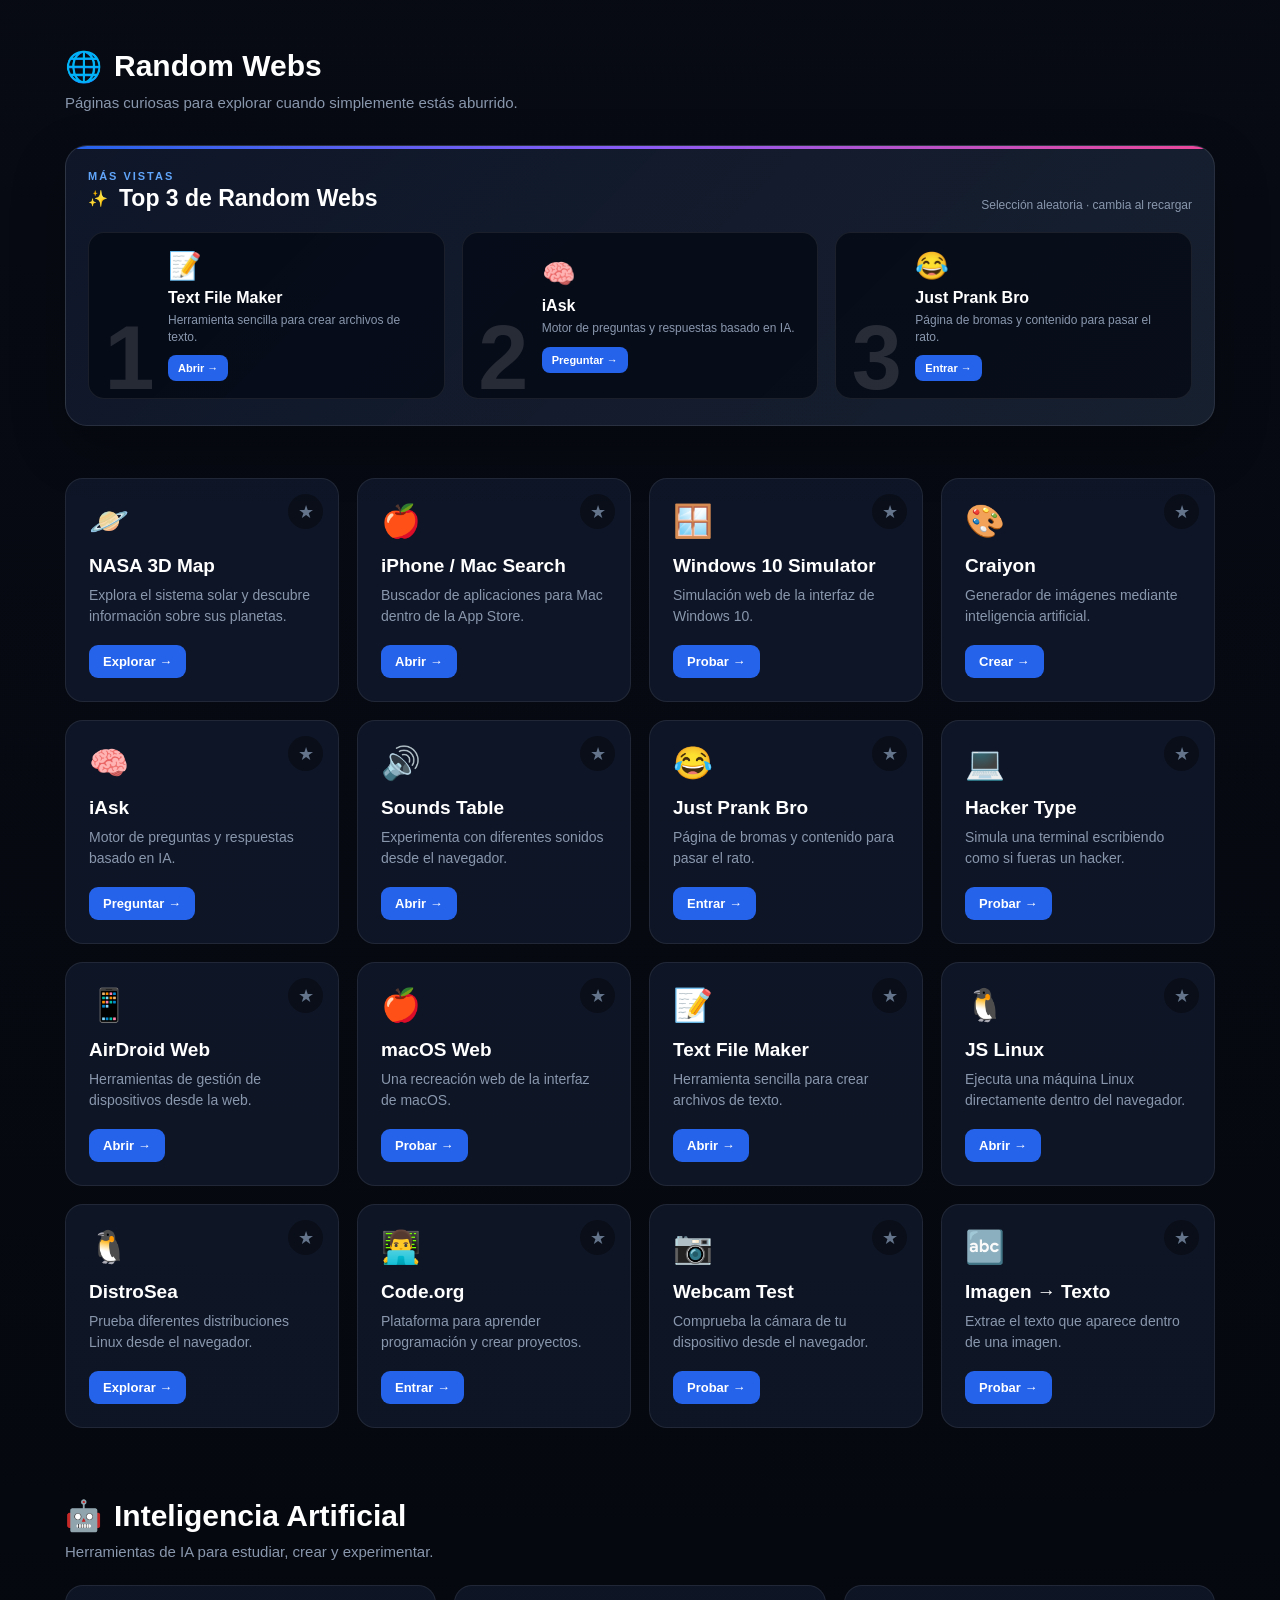
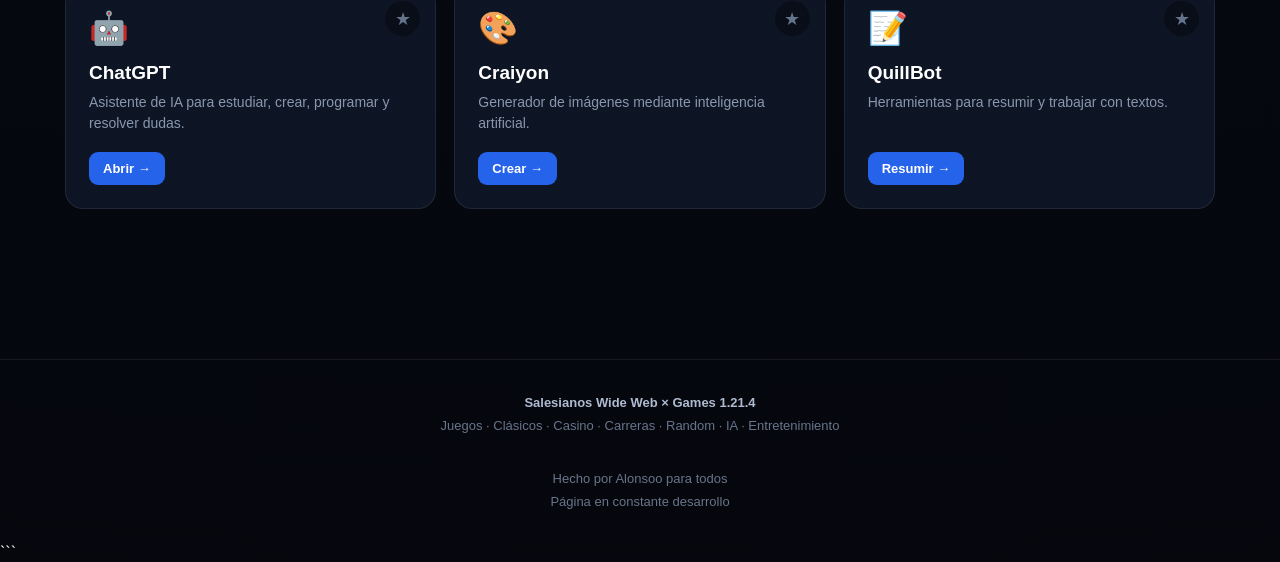
<file: Ejercicio1/salesianos-wide-web-x-games-1.21.4.html>
```
<!DOCTYPE html>
<html lang="es">
<style>
/* =========================================================
   SISTEMA DE USUARIO / HISTORIAL / FAVORITOS
   ========================================================= */

.user-area {
    position: fixed;
    top: 16px;
    right: 18px;
    z-index: 1000;
}

.user-button {
    border: 1px solid rgba(255,255,255,.12);
    background: rgba(10,15,30,.88);
    backdrop-filter: blur(15px);
    color: white;
    padding: 10px 15px;
    border-radius: 12px;
    cursor: pointer;
    font-weight: bold;
    box-shadow: 0 8px 30px rgba(0,0,0,.25);
    transition: .2s;
}

.user-button:hover {
    background: #1d4ed8;
    transform: translateY(-2px);
}

.user-menu {
    display: none;
    position: absolute;
    right: 0;
    top: 48px;
    width: 280px;
    padding: 18px;
    border-radius: 18px;
    background: rgba(10,15,30,.97);
    border: 1px solid rgba(255,255,255,.12);
    box-shadow: 0 20px 60px rgba(0,0,0,.5);
    backdrop-filter: blur(20px);
}

.user-menu.open {
    display: block;
}

.user-menu h3 {
    margin-bottom: 5px;
}

.user-menu small {
    color: #8997ad;
}

.user-menu button {
    width: 100%;
    margin-top: 8px;
    padding: 11px;
    border: 0;
    border-radius: 10px;
    color: white;
    background: rgba(255,255,255,.07);
    cursor: pointer;
    text-align: left;
    transition: .2s;
}

.user-menu button:hover {
    background: #2563eb;
}

.user-menu .danger:hover {
    background: #dc2626;
}

.account-modal,
.panel-modal {
    display: none;
    position: fixed;
    inset: 0;
    z-index: 2000;
    background: rgba(0,0,0,.72);
    backdrop-filter: blur(8px);
    align-items: center;
    justify-content: center;
    padding: 20px;
}

.account-modal.open,
.panel-modal.open {
    display: flex;
}

.account-box,
.panel-box {
    width: min(700px, 100%);
    max-height: 90vh;
    overflow-y: auto;
    background:
        linear-gradient(145deg,
        rgba(23,37,84,.98),
        rgba(5,8,18,.98));
    border: 1px solid rgba(255,255,255,.12);
    border-radius: 24px;
    padding: 30px;
    box-shadow: 0 30px 100px rgba(0,0,0,.65);
    position: relative;
}

.account-box h2,
.panel-box h2 {
    margin-bottom: 8px;
}

.modal-description {
    color: #8997ad;
    margin-bottom: 22px;
    line-height: 1.5;
}

.close-modal {
    position: absolute;
    right: 18px;
    top: 15px;
    border: 0;
    background: rgba(255,255,255,.08);
    color: white;
    width: 35px;
    height: 35px;
    border-radius: 50%;
    cursor: pointer;
    font-size: 18px;
}

.account-tabs {
    display: flex;
    gap: 8px;
    margin-bottom: 20px;
}

.account-tabs button {
    flex: 1;
    border: 1px solid rgba(255,255,255,.1);
    background: rgba(255,255,255,.05);
    color: #b9c6da;
    padding: 11px;
    border-radius: 10px;
    cursor: pointer;
}

.account-tabs button.active {
    background: #2563eb;
    color: white;
}

.account-form {
    display: none;
}

.account-form.active {
    display: block;
}

.account-form label {
    display: block;
    color: #b9c6da;
    font-size: 13px;
    margin: 15px 0 7px;
}

.account-form input {
    width: 100%;
    padding: 13px 15px;
    border-radius: 10px;
    border: 1px solid rgba(255,255,255,.1);
    background: rgba(0,0,0,.3);
    color: white;
    outline: none;
}

.account-form input:focus {
    border-color: #3b82f6;
}

.account-submit {
    width: 100%;
    margin-top: 20px;
    padding: 13px;
    border: 0;
    border-radius: 10px;
    background: #2563eb;
    color: white;
    font-weight: bold;
    cursor: pointer;
}

.account-submit:hover {
    background: #3b82f6;
}

.form-message {
    margin-top: 12px;
    padding: 10px;
    border-radius: 9px;
    display: none;
    font-size: 13px;
}

.form-message.error {
    display: block;
    color: #fecaca;
    background: rgba(220,38,38,.12);
    border: 1px solid rgba(220,38,38,.3);
}

.form-message.success {
    display: block;
    color: #bbf7d0;
    background: rgba(34,197,94,.12);
    border: 1px solid rgba(34,197,94,.3);
}

/* PANEL DE PERFIL */

.stats-grid {
    display: grid;
    grid-template-columns: repeat(2, 1fr);
    gap: 12px;
    margin: 20px 0;
}

.stat-box {
    padding: 18px;
    border-radius: 15px;
    background: rgba(255,255,255,.05);
    border: 1px solid rgba(255,255,255,.07);
}

.stat-box .number {
    font-size: 27px;
    font-weight: 900;
    color: #60a5fa;
}

.stat-box .label {
    color: #8997ad;
    font-size: 13px;
    margin-top: 4px;
}

.history-list {
    display: flex;
    flex-direction: column;
    gap: 9px;
    margin-top: 15px;
}

.history-item {
    display: flex;
    align-items: center;
    gap: 12px;
    padding: 12px;
    border-radius: 12px;
    background: rgba(255,255,255,.04);
}

.history-icon {
    font-size: 24px;
}

.history-info {
    flex: 1;
}

.history-info strong {
    display: block;
}

.history-info small {
    color: #8997ad;
}

.history-count {
    color: #60a5fa;
    font-weight: bold;
}

.favorite-item {
    display: flex;
    align-items: center;
    justify-content: space-between;
    padding: 12px;
    border-radius: 12px;
    background: rgba(255,255,255,.04);
    margin-top: 8px;
}

.favorite-item a {
    color: white;
    text-decoration: none;
}

.favorite-item a:hover {
    color: #60a5fa;
}

.empty-state {
    color: #8997ad;
    padding: 20px 0;
    text-align: center;
}

.panel-section {
    margin-top: 28px;
}

.panel-section h3 {
    margin-bottom: 10px;
}

.panel-actions {
    display: flex;
    gap: 10px;
    flex-wrap: wrap;
    margin-top: 25px;
}

.panel-actions button {
    padding: 10px 14px;
    border: 0;
    border-radius: 10px;
    background: rgba(255,255,255,.08);
    color: white;
    cursor: pointer;
}

.panel-actions button:hover {
    background: #2563eb;
}

.panel-actions .danger:hover {
    background: #dc2626;
}

/* ESTRELLA FAVORITOS */

.favorite-star {
    position: absolute;
    right: 15px;
    top: 15px;
    border: 0;
    background: rgba(0,0,0,.35);
    color: #64748b;
    width: 35px;
    height: 35px;
    border-radius: 50%;
    cursor: pointer;
    font-size: 18px;
    z-index: 5;
    transition: .2s;
}

.favorite-star:hover {
    transform: scale(1.12);
}

.favorite-star.active {
    color: #facc15;
    background: rgba(250,204,21,.12);
}

/* BOTÓN HISTORIAL */

.quick-panel {
    max-width: 1200px;
    margin: 0 auto;
    padding: 0 25px;
}

.quick-grid {
    display: grid;
    grid-template-columns: repeat(auto-fit, minmax(230px, 1fr));
    gap: 15px;
    margin-bottom: 50px;
}

.quick-card {
    padding: 20px;
    border-radius: 17px;
    background: rgba(17,25,43,.82);
    border: 1px solid rgba(255,255,255,.08);
}

.quick-card h3 {
    margin-bottom: 7px;
}

.quick-card p {
    color: #8997ad;
    font-size: 13px;
}

.quick-card button {
    margin-top: 13px;
    padding: 8px 12px;
    border: 0;
    border-radius: 8px;
    background: #2563eb;
    color: white;
    cursor: pointer;
}

/* TOAST */

.toast {
    position: fixed;
    bottom: 25px;
    left: 50%;
    transform: translateX(-50%) translateY(30px);
    z-index: 5000;
    padding: 12px 18px;
    border-radius: 12px;
    background: rgba(15,23,42,.95);
    border: 1px solid rgba(255,255,255,.12);
    box-shadow: 0 15px 50px rgba(0,0,0,.4);
    opacity: 0;
    pointer-events: none;
    transition: .3s;
}

.toast.show {
    opacity: 1;
    transform: translateX(-50%) translateY(0);
}

@media (max-width: 600px) {

    .user-area {
        top: 10px;
        right: 10px;
    }

    .user-button {
        padding: 8px 11px;
        font-size: 12px;
    }

    .account-box,
    .panel-box {
        padding: 22px;
        border-radius: 18px;
    }

    .stats-grid {
        grid-template-columns: 1fr 1fr;
    }

    .quick-panel {
        padding: 0 15px;
    }
}

/* =========================================================
   APARIENCIA — OSCURO / CLARO / AMOLED
   ========================================================= */
:root{
    --bg-main:#05070d;
    --bg-card:rgba(17,25,43,.82);
    --bg-nav:rgba(5,8,18,.82);
    --text-main:#fff;
    --text-soft:#aebbd0;
    --text-muted:#8997ad;
    --border-soft:rgba(255,255,255,.08);
    --accent:#2563eb;
}
body.theme-light{
    --bg-main:#f3f6fb;
    --bg-card:rgba(255,255,255,.9);
    --bg-nav:rgba(255,255,255,.88);
    --text-main:#111827;
    --text-soft:#475569;
    --text-muted:#64748b;
    --border-soft:rgba(15,23,42,.12);
    background:radial-gradient(circle at top,#dbeafe 0%,#f3f6fb 48%,#e5e7eb 100%) !important;
    color:var(--text-main) !important;
}
body.theme-light nav{
    background:var(--bg-nav) !important;
}
body.theme-light .card,
body.theme-light .quick-card,
body.theme-light .netflix-card,
body.theme-light .featured,
body.theme-light .user-menu,
body.theme-light .account-box,
body.theme-light .panel-box{
    background:var(--bg-card) !important;
    color:var(--text-main);
    border-color:var(--border-soft);
}
body.theme-light .card p,
body.theme-light .section-description,
body.theme-light .featured p,
body.theme-light .quick-card p{
    color:var(--text-muted) !important;
}
body.theme-light .card h3,
body.theme-light .section-title h2,
body.theme-light .featured h2{
    color:var(--text-main);
}
body.theme-light nav a,
body.theme-light .subtitle{
    color:var(--text-soft);
}
body.theme-light .user-button{
    color:#111827;
    background:rgba(255,255,255,.88);
}
body.theme-light .netflix-card{
    background:rgba(15,23,42,.06) !important;
}
body.theme-amoled{
    --bg-main:#000;
}
body.theme-amoled,
body.theme-amoled nav{
    background:#000 !important;
}
body.theme-amoled .card,
body.theme-amoled .quick-card,
body.theme-amoled .netflix-top,
body.theme-amoled .netflix-card,
body.theme-amoled .featured{
    background:#050505 !important;
    border-color:rgba(255,255,255,.12);
}
.appearance-control{
    display:grid;
    grid-template-columns:repeat(3,1fr);
    gap:8px;
    margin-top:10px;
}
.appearance-control button{
    border:1px solid rgba(255,255,255,.1);
    background:rgba(255,255,255,.06);
    color:white;
    padding:10px 7px;
    border-radius:10px;
    cursor:pointer;
    font-size:12px;
}
.appearance-control button.active{
    background:#2563eb;
    border-color:#3b82f6;
}
.theme-label{
    display:block;
    color:#8997ad;
    font-size:12px;
    margin-top:15px;
}

/* =========================================================
   LOGROS
   ========================================================= */
.achievements-grid{
    display:grid;
    grid-template-columns:repeat(auto-fit,minmax(190px,1fr));
    gap:12px;
    margin-top:15px;
}
.achievement{
    padding:16px;
    border-radius:15px;
    background:rgba(255,255,255,.045);
    border:1px solid rgba(255,255,255,.07);
    opacity:.42;
    filter:grayscale(.8);
    transition:.25s;
}
.achievement.unlocked{
    opacity:1;
    filter:none;
    border-color:rgba(250,204,21,.3);
    box-shadow:0 8px 25px rgba(250,204,21,.06);
}
.achievement-icon{font-size:28px;margin-bottom:8px}
.achievement h4{margin-bottom:5px}
.achievement p{font-size:12px;color:#8997ad;line-height:1.4}
.achievement-state{
    display:inline-block;
    margin-top:9px;
    font-size:11px;
    font-weight:bold;
    color:#8997ad;
}
.achievement.unlocked .achievement-state{color:#facc15}


/* =========================================================
   TEMAS ESPECIALES
   ========================================================= */
body.theme-cyberpunk{
    background:radial-gradient(circle at 20% 0%,#3b0764 0%,#090014 38%,#020207 100%) !important;
    color:#f5f3ff;
}
body.theme-cyberpunk nav{background:rgba(9,0,20,.9)!important}
body.theme-cyberpunk .card,
body.theme-cyberpunk .quick-card,
body.theme-cyberpunk .featured,
body.theme-cyberpunk .netflix-top,
body.theme-cyberpunk .netflix-card{
    border-color:rgba(236,72,153,.35)!important;
    box-shadow:0 0 24px rgba(236,72,153,.07);
}
body.theme-ocean{
    background:radial-gradient(circle at top,#075985 0%,#082f49 35%,#03121f 100%) !important;
}
body.theme-ocean nav{background:rgba(3,18,31,.9)!important}
body.theme-purple{
    background:radial-gradient(circle at top,#581c87 0%,#1e1033 42%,#08040e 100%) !important;
}
body.theme-purple nav{background:rgba(12,5,24,.9)!important}
body.theme-glass{
    background:linear-gradient(135deg,#111827,#334155,#111827)!important;
}
body.theme-glass .card,
body.theme-glass .quick-card,
body.theme-glass .featured,
body.theme-glass .netflix-top{
    background:rgba(255,255,255,.08)!important;
    backdrop-filter:blur(18px);
    border-color:rgba(255,255,255,.18)!important;
}
body.theme-terminal{
    background:#020a04!important;
    color:#b7ffbf!important;
    font-family:"Courier New",monospace!important;
}
body.theme-terminal nav,
body.theme-terminal .card,
body.theme-terminal .quick-card,
body.theme-terminal .featured,
body.theme-terminal .netflix-top,
body.theme-terminal .netflix-card{
    background:#020a04!important;
    border-color:rgba(74,222,128,.28)!important;
}
body.theme-terminal .play,
body.theme-terminal .featured-button{background:#16a34a!important;color:#001b07!important}
body.theme-terminal .subtitle,
body.theme-terminal .section-description,
body.theme-terminal .card p{color:#72d681!important}

.theme-picker-grid{
    display:grid;
    grid-template-columns:repeat(2,1fr);
    gap:8px;
    margin-top:10px;
}
.theme-picker-grid button{
    border:1px solid rgba(255,255,255,.1);
    background:rgba(255,255,255,.06);
    color:white;
    padding:10px 7px;
    border-radius:10px;
    cursor:pointer;
    font-size:12px;
    transition:.2s;
}
.theme-picker-grid button:hover{transform:translateY(-1px);background:rgba(255,255,255,.1)}
.theme-picker-grid button.active{background:#2563eb;border-color:#3b82f6}

/* =========================================================
   NIVEL DEL USUARIO
   ========================================================= */
.level-card{
    margin:18px 0 5px;
    padding:18px;
    border-radius:16px;
    background:rgba(255,255,255,.045);
    border:1px solid rgba(255,255,255,.08);
}
.level-top{
    display:flex;
    justify-content:space-between;
    align-items:center;
    gap:10px;
}
.level-name{font-size:18px;font-weight:900}
.level-xp{font-size:12px;color:#8997ad}
.xp-bar{
    height:9px;
    margin-top:12px;
    border-radius:99px;
    overflow:hidden;
    background:rgba(255,255,255,.08);
}
.xp-fill{
    height:100%;
    width:0;
    border-radius:inherit;
    background:linear-gradient(90deg,#2563eb,#8b5cf6);
    transition:width .5s ease;
}
.level-small{margin-top:8px;color:#8997ad;font-size:11px}


/* =========================================================
   EASTER EGG / MODO SECRETO
   ========================================================= */
.secret-overlay{
    display:none;
    position:fixed;
    inset:0;
    z-index:10000;
    background:radial-gradient(circle,#172554 0%,#030712 65%,#000 100%);
    align-items:center;
    justify-content:center;
    padding:20px;
}
.secret-overlay.open{display:flex;animation:secretIn .35s ease}
@keyframes secretIn{from{opacity:0;transform:scale(1.03)}to{opacity:1;transform:none}}
.secret-box{
    width:min(680px,100%);
    padding:42px 30px;
    text-align:center;
    border-radius:28px;
    border:1px solid rgba(96,165,250,.3);
    background:rgba(5,8,18,.82);
    box-shadow:0 30px 100px rgba(0,0,0,.7),0 0 80px rgba(37,99,235,.1);
    backdrop-filter:blur(18px);
}
.secret-symbol{font-size:64px;margin-bottom:12px}
.secret-box h2{font-size:34px;margin-bottom:10px}
.secret-box p{color:#8997ad;line-height:1.6}
.secret-code{
    margin:22px auto;
    padding:13px 16px;
    width:max-content;
    max-width:100%;
    border-radius:10px;
    background:rgba(255,255,255,.06);
    color:#60a5fa;
    font-family:monospace;
}
.secret-close{
    border:0;
    padding:11px 17px;
    border-radius:10px;
    background:#2563eb;
    color:white;
    cursor:pointer;
    font-weight:bold;
}
.secret-hint{
    position:fixed;
    bottom:15px;
    left:50%;
    transform:translateX(-50%);
    color:rgba(255,255,255,.22);
    font-size:10px;
    pointer-events:none;
}

</style>

<head>
    <meta charset="UTF-8">
    <meta name="viewport" content="width=device-width, initial-scale=1.0">

    <title>Salesianos Wide Web × Games</title>
    <link rel="icon" type="image/png" href="adios.png">

    <style>
        * {
            box-sizing: border-box;
            margin: 0;
            padding: 0;
        }

        html {
            scroll-behavior: smooth;
        }

        body {
            font-family: Arial, Helvetica, sans-serif;
            background:
                radial-gradient(circle at top, #172554 0%, #090d18 45%, #05070d 100%);
            color: white;
            min-height: 100vh;
        }

        /* HEADER */

        header {
            text-align: center;
            padding: 70px 20px 55px;
            background:
                linear-gradient(135deg,
                rgba(37,99,235,.25),
                rgba(124,58,237,.15));
            border-bottom: 1px solid rgba(255,255,255,.1);
        }

        .logo {
            font-size: 48px;
            font-weight: 900;
            letter-spacing: -2px;
        }

        .logo span {
            color: #4da3ff;
        }

        .subtitle {
            margin-top: 12px;
            color: #aebbd0;
            font-size: 17px;
        }

        .status {
            display: inline-block;
            margin-top: 20px;
            padding: 8px 15px;
            border-radius: 20px;
            background: rgba(34,197,94,.12);
            border: 1px solid rgba(34,197,94,.35);
            color: #67e8a1;
            font-size: 13px;
        }

        /* NAV */

        nav {
            position: sticky;
            top: 0;
            z-index: 100;
            backdrop-filter: blur(15px);
            background: rgba(5,8,18,.82);
            border-bottom: 1px solid rgba(255,255,255,.08);
        }

        nav ul {
            list-style: none;
            display: flex;
            justify-content: center;
            flex-wrap: wrap;
            gap: 8px;
            padding: 14px;
        }

        nav a {
            color: #b9c6da;
            text-decoration: none;
            padding: 9px 15px;
            border-radius: 10px;
            transition: .25s;
            font-size: 14px;
        }

        nav a:hover {
            color: white;
            background: #1d4ed8;
        }

        /* MAIN */

        main {
            max-width: 1200px;
            margin: auto;
            padding: 55px 25px 80px;
        }

        .section {
            margin-bottom: 70px;
        }

        .section-title {
            display: flex;
            align-items: center;
            gap: 12px;
            margin-bottom: 10px;
        }

        .section-title h2 {
            font-size: 30px;
        }

        .section-icon {
            font-size: 30px;
        }

        .section-description {
            color: #8997ad;
            margin-bottom: 25px;
            font-size: 15px;
        }

        /* FEATURED */

        .featured {
            margin-bottom: 55px;
            padding: 35px;
            border-radius: 22px;
            background:
                linear-gradient(120deg,
                rgba(37,99,235,.25),
                rgba(124,58,237,.15)),
                rgba(15,23,42,.9);
            border: 1px solid rgba(96,165,250,.2);
        }

        .featured h2 {
            font-size: 28px;
            margin-bottom: 10px;
        }

        .featured p {
            color: #aebbd0;
            max-width: 700px;
            line-height: 1.6;
        }

        .featured-button {
            display: inline-block;
            margin-top: 20px;
            padding: 12px 20px;
            border-radius: 10px;
            background: white;
            color: #111827;
            text-decoration: none;
            font-weight: bold;
            transition: .2s;
        }

        .featured-button:hover {
            transform: scale(1.04);
        }

        /* SEARCH */

        .search-box {
            max-width: 650px;
            margin: 30px auto 0;
        }

        .search-box input {
            width: 100%;
            padding: 15px 20px;
            border-radius: 13px;
            border: 1px solid rgba(255,255,255,.12);
            background: rgba(0,0,0,.3);
            color: white;
            font-size: 15px;
            outline: none;
        }

        .search-box input:focus {
            border-color: #3b82f6;
        }

        /* CARDS */

        .grid {
            display: grid;
            grid-template-columns: repeat(auto-fit, minmax(260px, 1fr));
            gap: 18px;
        }

        .card {
            position: relative;
            overflow: hidden;
            background: rgba(17,25,43,.82);
            border: 1px solid rgba(255,255,255,.08);
            border-radius: 18px;
            padding: 23px;
            transition:
                transform .25s,
                border .25s,
                box-shadow .25s;
        }

        .card::before {
            content: "";
            position: absolute;
            top: 0;
            left: 0;
            width: 100%;
            height: 3px;
            background: linear-gradient(90deg,#2563eb,#8b5cf6);
            opacity: 0;
            transition: .25s;
        }

        .card:hover {
            transform: translateY(-6px);
            border-color: rgba(77,163,255,.45);
            box-shadow: 0 15px 40px rgba(0,0,0,.3);
        }

        .card:hover::before {
            opacity: 1;
        }

        .card-icon {
            font-size: 32px;
            margin-bottom: 15px;
        }

        .card h3 {
            font-size: 19px;
            margin-bottom: 8px;
        }

        .card p {
            color: #8997ad;
            line-height: 1.5;
            font-size: 14px;
            min-height: 42px;
        }

        .play {
            display: inline-block;
            margin-top: 18px;
            padding: 9px 14px;
            border-radius: 9px;
            background: #2563eb;
            color: white;
            text-decoration: none;
            font-size: 13px;
            font-weight: bold;
            transition: .2s;
        }

        .play:hover {
            background: #3b82f6;
            transform: translateX(3px);
        }

        /* FOOTER */

        footer {
            text-align: center;
            padding: 35px 20px;
            color: #68758a;
            border-top: 1px solid rgba(255,255,255,.07);
            font-size: 13px;
        }

        footer strong {
            color: #aebbd0;
        }

        @media (max-width:600px) {

            .logo {
                font-size: 35px;
            }

            header {
                padding: 50px 15px 40px;
            }

            main {
                padding: 40px 15px;
            }

            .section-title h2 {
                font-size: 24px;
            }

            .featured {
                padding: 25px;
            }
        }
    

/* =========================================================
   FILAS TOP 3 — ESTILO NETFLIX
   ========================================================= */
.netflix-top {
    margin: 34px 0 52px;
    padding: 24px 22px 26px;
    border-radius: 22px;
    background: linear-gradient(135deg, rgba(15,23,42,.96), rgba(30,41,59,.72));
    border: 1px solid rgba(255,255,255,.10);
    box-shadow: 0 20px 55px rgba(0,0,0,.24);
    position: relative;
    overflow: hidden;
}

.netflix-top::before {
    content: "";
    position: absolute;
    left: 0;
    right: 0;
    top: 0;
    height: 3px;
    background: linear-gradient(90deg,#2563eb,#8b5cf6,#ec4899);
}

.netflix-top-header {
    display: flex;
    align-items: flex-end;
    justify-content: space-between;
    gap: 20px;
    margin-bottom: 20px;
}

.netflix-top-title {
    display: flex;
    align-items: center;
    gap: 11px;
}

.netflix-top-title h3 {
    font-size: 23px;
    margin: 0;
}

.netflix-top-kicker {
    color: #60a5fa;
    font-size: 11px;
    font-weight: 900;
    letter-spacing: .18em;
    margin-bottom: 3px;
}

.netflix-top-note {
    color: #8997ad;
    font-size: 12px;
}

.netflix-row {
    display: grid;
    grid-template-columns: repeat(3, 1fr);
    gap: 17px;
}

.netflix-item {
    position: relative;
    min-height: 158px;
    display: flex;
    align-items: center;
    gap: 7px;
    overflow: hidden;
    border-radius: 16px;
    background: rgba(3,7,18,.72);
    border: 1px solid rgba(255,255,255,.08);
    transition: .25s;
}

.netflix-item:hover {
    transform: translateY(-5px) scale(1.01);
    border-color: rgba(96,165,250,.45);
    box-shadow: 0 15px 35px rgba(0,0,0,.28);
}

.netflix-number {
    flex: 0 0 72px;
    align-self: stretch;
    display: flex;
    align-items: flex-end;
    justify-content: center;
    padding-bottom: 8px;
    font-size: 90px;
    line-height: .72;
    font-weight: 900;
    color: rgba(255,255,255,.13);
    letter-spacing: -9px;
}

.netflix-info {
    min-width: 0;
    padding: 17px 13px 17px 0;
}

.netflix-icon {
    font-size: 27px;
    margin-bottom: 7px;
}

.netflix-info h4 {
    margin: 0 0 5px;
    font-size: 16px;
    white-space: nowrap;
    overflow: hidden;
    text-overflow: ellipsis;
}

.netflix-info p {
    color: #8997ad;
    font-size: 12px;
    line-height: 1.4;
    margin: 0;
    display: -webkit-box;
    -webkit-line-clamp: 2;
    -webkit-box-orient: vertical;
    overflow: hidden;
}

.netflix-link {
    display: inline-block;
    margin-top: 10px;
    color: white;
    background: #2563eb;
    border-radius: 8px;
    padding: 7px 10px;
    font-size: 11px;
    font-weight: bold;
    text-decoration: none;
}

.netflix-link:hover {
    background: #3b82f6;
}

/* Pequeño extra de portal */
.surprise-button {
    display: block;
    margin: 12px auto 0;
    padding: 9px 15px;
    border: 1px solid rgba(255,255,255,.10);
    border-radius: 10px;
    background: rgba(255,255,255,.06);
    color: #b9c6da;
    cursor: pointer;
    transition: .2s;
}

.surprise-button:hover {
    color: white;
    background: #2563eb;
    transform: translateY(-2px);
}

@media (max-width: 850px) {
    .netflix-row {
        grid-template-columns: 1fr;
    }
    .netflix-item {
        min-height: 135px;
    }
}

@media (max-width: 600px) {
    .netflix-top {
        margin: 28px 0 42px;
        padding: 19px 15px 21px;
    }
    .netflix-top-header {
        align-items: flex-start;
        flex-direction: column;
        gap: 5px;
    }
}

</style>
</head>

<body>

<!-- =========================================================
     USUARIO
     ========================================================= -->

<div class="user-area">

    <button class="user-button" id="userButton" onclick="toggleUserMenu()">
        👤 Iniciar sesión
    </button>

    <div class="user-menu" id="userMenu">

        
            <span class="theme-label">🎨 Apariencia</span>
            <div class="appearance-control">
                <button data-theme-btn="dark" onclick="setAppearance('dark')">🌙 Oscuro</button>
                <button data-theme-btn="light" onclick="setAppearance('light')">☀️ Claro</button>
                <button data-theme-btn="amoled" onclick="setAppearance('amoled')">🖤 AMOLED</button>
            </div>
            <span class="theme-label">✨ Temas especiales</span>
            <div class="theme-picker-grid">
                <button data-special-theme="cyberpunk" onclick="setSpecialTheme('cyberpunk')">🌃 Cyberpunk</button>
                <button data-special-theme="ocean" onclick="setSpecialTheme('ocean')">🌊 Ocean</button>
                <button data-special-theme="purple" onclick="setSpecialTheme('purple')">🟣 Purple</button>
                <button data-special-theme="glass" onclick="setSpecialTheme('glass')">🪟 Glass</button>
                <button data-special-theme="terminal" onclick="setSpecialTheme('terminal')">💻 Terminal</button>
                <button data-special-theme="none" onclick="setSpecialTheme('none')">↩️ Normal</button>
            </div>



<div id="loggedOutMenu">

            <h3>👤 Tu cuenta</h3>
            <small>Guarda tu actividad y favoritos.</small>

            <button onclick="openAccountModal('login')">
                🔐 Iniciar sesión
            </button>

            <button onclick="openAccountModal('register')">
                ✨ Crear cuenta
            </button>

        </div>

        <div id="loggedInMenu" style="display:none;">

            <h3 id="menuUsername">Usuario</h3>
            <small>Tu cuenta local</small>

            <button onclick="openProfile()">
                👤 Mi perfil
            </button>

            <button onclick="openHistory()">
                🕘 Mi historial
            </button>

            <button onclick="openFavorites()">
                ⭐ Mis favoritos
            </button>

            
            <button onclick="openAchievements()">
                🏆 Mis logros
            </button>

            <button onclick="openStats()">
                📊 Mis estadísticas
            </button>

            <button onclick="logout()">
                🚪 Cerrar sesión
            </button>

        </div>

    </div>

</div>


<!-- =========================================================
     MODAL DE LOGIN / REGISTRO
     ========================================================= -->

<div class="account-modal" id="accountModal">

    <div class="account-box">

        <button class="close-modal" onclick="closeAccountModal()">
            ×
        </button>

        <h2>👤 Cuenta</h2>

        <p class="modal-description">
            Crea una cuenta local para guardar tu historial,
            favoritos y estadísticas en este navegador.
        </p>

        <div class="account-tabs">

            <button id="loginTab"
                    class="active"
                    onclick="switchAccountTab('login')">
                Iniciar sesión
            </button>

            <button id="registerTab"
                    onclick="switchAccountTab('register')">
                Registrarse
            </button>

        </div>


        <!-- LOGIN -->

        <form class="account-form active"
              id="loginForm"
              onsubmit="loginUser(event)">

            <label for="loginUsername">
                Usuario
            </label>

            <input
                id="loginUsername"
                type="text"
                autocomplete="username"
                maxlength="20"
                required
                placeholder="Tu nombre de usuario">


            <label for="loginPassword">
                Contraseña
            </label>

            <input
                id="loginPassword"
                type="password"
                autocomplete="current-password"
                minlength="4"
                required
                placeholder="Tu contraseña">


            <button class="account-submit" type="submit">
                🔐 Iniciar sesión
            </button>

            <div id="loginMessage"
                 class="form-message">
            </div>

        </form>


        <!-- REGISTRO -->

        <form class="account-form"
              id="registerForm"
              onsubmit="registerUser(event)">

            <label for="registerUsername">
                Nombre de usuario
            </label>

            <input
                id="registerUsername"
                type="text"
                autocomplete="username"
                maxlength="20"
                required
                placeholder="Ej: Alonso">


            <label for="registerPassword">
                Contraseña
            </label>

            <input
                id="registerPassword"
                type="password"
                autocomplete="new-password"
                minlength="4"
                required
                placeholder="Mínimo 4 caracteres">


            <label for="registerPassword2">
                Repite la contraseña
            </label>

            <input
                id="registerPassword2"
                type="password"
                autocomplete="new-password"
                minlength="4"
                required
                placeholder="Repite tu contraseña">


            <button class="account-submit" type="submit">
                ✨ Crear cuenta
            </button>

            <div id="registerMessage"
                 class="form-message">
            </div>

        </form>

    </div>

</div>


<!-- =========================================================
     MODAL DEL PERFIL
     ========================================================= -->

<div class="panel-modal" id="profileModal">

    <div class="panel-box">

        <button class="close-modal"
                onclick="closePanel('profileModal')">
            ×
        </button>

        <h2>👤 Mi perfil</h2>

        <p class="modal-description">
            Toda tu actividad guardada en este navegador.
        </p>
        <div class="level-card" id="profileLevelCard">
            <div class="level-top">
                <span class="level-name" id="levelName">Nivel 1 — Novato</span>
                <span class="level-xp" id="levelXP">0 XP</span>
            </div>
            <div class="xp-bar"><div class="xp-fill" id="xpFill"></div></div>
            <div class="level-small" id="levelNext">100 XP para el siguiente nivel</div>
        </div>


        <div class="stats-grid">

            <div class="stat-box">
                <div class="number" id="statVisits">0</div>
                <div class="label">Visitas totales</div>
            </div>

            <div class="stat-box">
                <div class="number" id="statPages">0</div>
                <div class="label">Páginas visitadas</div>
            </div>

            <div class="stat-box">
                <div class="number" id="statFavorites">0</div>
                <div class="label">Favoritos</div>
            </div>

            <div class="stat-box">
                <div class="number" id="statHistory">0</div>
                <div class="label">Entradas de historial</div>
            </div>

        </div>

        <div class="panel-section">

            <h3>🔥 Página más visitada</h3>

            <div id="topPage">
                <div class="empty-state">
                    Todavía no tienes visitas.
                </div>
            </div>

        </div>

        <div class="panel-section">

            <h3>🕘 Últimas visitas</h3>

            <div id="profileRecent"
                 class="history-list">
            </div>

        </div>

        <div class="panel-actions">

            <button onclick="openHistory()">
                🕘 Ver historial completo
            </button>

            <button onclick="openFavorites()">
                ⭐ Ver favoritos
            </button>

            <button class="danger"
                    onclick="clearHistory()">
                🗑️ Borrar historial
            </button>

            <button class="danger"
                    onclick="deleteAccount()">
                ⚠️ Eliminar cuenta
            </button>

        </div>

    </div>

</div>


<!-- =========================================================
     MODAL HISTORIAL
     ========================================================= -->

<div class="panel-modal" id="historyModal">

    <div class="panel-box">

        <button class="close-modal"
                onclick="closePanel('historyModal')">
            ×
        </button>

        <h2>🕘 Mi historial</h2>

        <p class="modal-description">
            Aquí aparecen las páginas que has abierto desde tu cuenta.
        </p>

        <div id="historyList"
             class="history-list">
        </div>

    </div>

</div>


<!-- =========================================================
     MODAL FAVORITOS
     ========================================================= -->

<div class="panel-modal" id="favoritesModal">

    <div class="panel-box">

        <button class="close-modal"
                onclick="closePanel('favoritesModal')">
            ×
        </button>

        <h2>⭐ Mis favoritos</h2>

        <p class="modal-description">
            Tus páginas favoritas guardadas.
        </p>

        <div id="favoritesList">
        </div>

    </div>

</div>


<!-- =========================================================
     MODAL ESTADÍSTICAS
     ========================================================= -->

<div class="panel-modal" id="statsModal">

    <div class="panel-box">

        <button class="close-modal"
                onclick="closePanel('statsModal')">
            ×
        </button>

        <h2>📊 Mis estadísticas</h2>

        <p class="modal-description">
            Resumen de tu actividad.
        </p>

        <div class="stats-grid">

            <div class="stat-box">
                <div class="number" id="statsTotalVisits">0</div>
                <div class="label">Visitas</div>
            </div>

            <div class="stat-box">
                <div class="number" id="statsUniquePages">0</div>
                <div class="label">Páginas diferentes</div>
            </div>

            <div class="stat-box">
                <div class="number" id="statsFavorites">0</div>
                <div class="label">Favoritos</div>
            </div>

            <div class="stat-box">
                <div class="number" id="statsDays">0</div>
                <div class="label">Días con actividad</div>
            </div>

        </div>

        <div class="panel-section">

            <h3>🔥 Tus páginas más visitadas</h3>

            <div id="rankingList"
                 class="history-list">
            </div>

        </div>

    </div>

</div>


<div class="toast" id="toast">
    Guardado
</div>


<header>

    <div class="logo">
        Salesianos <span>Wide Web</span> × Games
    </div>

    <div class="subtitle">
        Tu portal de juegos, entretenimiento y páginas curiosas.
    </div>

    <div class="status">
        ● ONLINE · GAME PORTAL
    </div>

    <div class="search-box">
        <input
            type="text"
            id="search"
            placeholder="🔎 Buscar un juego o página..."
            onkeyup="searchCards()">

        <button class="surprise-button" onclick="surpriseMe()">
            🎲 Sorpréndeme · elige una página al azar
        </button>
    </div>

</header>


<nav>
    <ul>
        <li><a href="#juegos">🎮 Juegos</a></li>
        <li><a href="#casino">🎰 Casino</a></li>
        <li><a href="#coches">🏎️ Carreras</a></li>
        <li><a href="#clasicos">🕹️ Clásicos</a></li>
        <li><a href="#peliculas">🎬 Películas</a></li>
        <li><a href="#random">🌐 Random</a></li>
        <li><a href="#ia">🤖 IA</a></li>
    </ul>
</nav>


<main>

    <!-- DESTACADO -->

    <section class="featured">

        <h2>🔥 ¿Aburrido?</h2>

        <p>
            Bienvenido a Salesianos Wide Web × Games.
            Juegos, carreras, clásicos, películas, herramientas,Casino,
            simuladores y páginas curiosas reunidas en un solo sitio.
        </p>

        <a class="featured-button" href="#juegos">
            Explorar →
        </a>

    </section>


    <!-- CASINO -->

    <section class="section" id="casino">

        <div class="section-title">
            <span class="section-icon">🎰</span>
            <h2>Casino</h2>
        </div>

        <p class="section-description">
            Juegos de casino para perder dinero no real o ganarlo
        </p>

        <div class="grid">

            <div class="card">
                <div class="card-icon">♣️</div>
                <h3>Roulette simulator</h3>
                <p>Un obby combinado con un juego de gestión.</p>
                <a class="play" href="https://ruleta77espana.com/simulador-de-ruleta">Jugar →</a>
            </div>

            <div class="card">
                <div class="card-icon">♦️</div>
                <h3>Tragaperras online</h3>
                <p>Una versión clásica del mítico juego de fútbol.</p>
                <a class="play" href="https://www.casasdeapuestas.com/tragaperras/" target="_blank">Jugar →</a>
            </div>

            <div class="card">
                <div class="card-icon">♠️</div>
                <h3>Unmasked Poker</h3>
                <p>Obstáculos, físicas y mucho caos.</p>
                <a class="play" href="https://about.unmasked.poker/" target="_blank">Jugar →</a>
            </div>

            <div class="card">
                <div class="card-icon">♥️</div>
                <h3>Poker patio</h3>
                <p>Empieza haciendo clic y termina creando una fábrica de galletas.</p>
                <a class="play" href="https://pokerpatio.com/" target="_blank">Jugar →</a>
            </div>

        </div>

    </section>

    <!-- JUEGOS -->

    <section class="section" id="juegos">

        <div class="section-title">
            <span class="section-icon">🎮</span>
            <h2>Juegos</h2>
        </div>

        <p class="section-description">
            Juegos rápidos para jugar directamente desde el navegador.
        </p>


        <div class="netflix-top" data-top="juegos">
            <div class="netflix-top-header">
                <div>
                    <div class="netflix-top-kicker">MÁS VISTOS</div>
                    <div class="netflix-top-title"><span>🔥</span><h3>Top 3 de Juegos</h3></div>
                </div>
                <div class="netflix-top-note">Selección aleatoria · cambia al recargar</div>
            </div>
            <div class="netflix-row" id="top-juegos"></div>
        </div>

        <div class="grid">

            <div class="card">
                <div class="card-icon">🍔</div>
                <h3>Obby Food Tycoon</h3>
                <p>Un obby combinado con un juego de gestión.</p>
                <a class="play" href="https://sites.google.com/site/populardoodlegames/obby-food-tycoon" target="_blank">Jugar →</a>
            </div>

            <div class="card">
                <div class="card-icon">⚽</div>
                <h3>FIFA 07</h3>
                <p>Una versión clásica del mítico juego de fútbol.</p>
                <a class="play" href="https://sites.google.com/view/classroom6x/fifa-07" target="_blank">Jugar →</a>
            </div>

            <div class="card">
                <div class="card-icon">🚲</div>
                <h3>Happy Wheels</h3>
                <p>Obstáculos, físicas y mucho caos.</p>
                <a class="play" href="https://sites.google.com/view/games-unblockedd/happy-wheels" target="_blank">Jugar →</a>
            </div>

            <div class="card">
                <div class="card-icon">🍪</div>
                <h3>Cookie Clicker</h3>
                <p>Empieza haciendo clic y termina creando una fábrica de galletas.</p>
                <a class="play" href="https://sites.google.com/view/iogames/cookie-clicker-io" target="_blank">Jugar →</a>
            </div>

            <div class="card">
                <div class="card-icon">⚪</div>
                <h3>8 Ball Pool</h3>
                <p>Partidas rápidas de billar desde el navegador.</p>
                <a class="play" href="https://bloob.io/8ballpool/8751" target="_blank">Jugar →</a>
            </div>

            <div class="card">
                <div class="card-icon">⚽</div>
                <h3>HaxBall</h3>
                <p>Fútbol minimalista basado en físicas.</p>
                <a class="play" href="https://www.haxball.com/play" target="_blank">Jugar →</a>
            </div>

            <div class="card">
                <div class="card-icon">🌍</div>
                <h3>GeoGuessr</h3>
                <p>Descubre dónde estás usando pistas del mundo real.</p>
                <a class="play" href="https://www.geoguessr.com/" target="_blank">Jugar →</a>
            </div>

            <div class="card">
                <div class="card-icon">🧱</div>
                <h3>Minecraft 1.8</h3>
                <p>Una versión clásica de Minecraft en el navegador.</p>
                <a class="play" href="https://sites.google.com/view/newgengames/other/minecraft-1-8" target="_blank">Jugar →</a>
            </div>

            <div class="card">
                <div class="card-icon">🟢</div>
                <h3>Slope 2</h3>
                <p>Desciende a toda velocidad evitando obstáculos.</p>
                <a class="play" href="https://sites.google.com/site/slopeunblockedgame/slope" target="_blank">Jugar →</a>
            </div>

            <div class="card">
                <div class="card-icon">🟢</div>
                <h3>Slope 1</h3>
                <p>La otra versión del clásico juego de velocidad.</p>
                <a class="play" href="https://sites.google.com/view/theadvancedmethod/webgl/y8/slope" target="_blank">Jugar →</a>
            </div>

            <div class="card">
                <div class="card-icon">🎮</div>
                <h3>IO Games</h3>
                <p>Portal con una colección de juegos .io.</p>
                <a class="play" href="https://sites.google.com/view/iogames-unblocked/home" target="_blank">Explorar →</a>
            </div>

            <div class="card">
                <div class="card-icon">🚗</div>
                <h3>Madalin Stunt Cars</h3>
                <p>Conduce, explora y haz acrobacias con diferentes coches.</p>
                <a class="play" href="https://sites.google.com/view/theadvancedmethod/webgl/madalin-cars-multiplayer" target="_blank">Conducir →</a>
            </div>

        </div>

    </section>



    <!-- CARRERAS -->

    <section class="section" id="coches">

        <div class="section-title">
            <span class="section-icon">🏎️</span>
            <h2>Coches y carreras</h2>
        </div>

        <p class="section-description">
            Para cuando quieres conducir sin salir del navegador.
        </p>

        <div class="grid">

            <div class="card">
                <div class="card-icon">🚚</div>
                <h3>Indian Truck Simulator</h3>
                <p>Conduce camiones y realiza diferentes entregas.</p>
                <a class="play" href="https://sites.google.com/view/theadvancedmethod/webgl/y8/indian-truck-simulator-3d" target="_blank">Conducir →</a>
            </div>

            <div class="card">
                <div class="card-icon">🏁</div>
                <h3>Mayhem Racing</h3>
                <p>Carreras rápidas y caóticas para echar unas partidas.</p>
                <a class="play" href="https://sites.google.com/view/theadvancedmethod/webgl/y8/mayhem-racing" target="_blank">Correr →</a>
            </div>

        </div>

    </section>


    <!-- CLÁSICOS -->

    <section class="section" id="clasicos">

        <div class="section-title">
            <span class="section-icon">🕹️</span>
            <h2>Clásicos</h2>
        </div>

        <p class="section-description">
            Juegos y páginas para volver a la época dorada de los juegos web.
        </p>

        <div class="grid">

            <div class="card">
                <div class="card-icon">🍄</div>
                <h3>Super Mario Antiguo</h3>
                <p>Una versión clásica de Super Mario para navegador.</p>
                <a class="play" href="https://www.pramuwaskito.org/game/mario/" target="_blank">Jugar →</a>
            </div>

            <div class="card">
                <div class="card-icon">💾</div>
                <h3>My Drive</h3>
                <p>Acceso a la página que tenías guardada en tu lista original.</p>
                <a class="play" href="https://www.classroom-85.us/settings.php" target="_blank">Abrir →</a>
            </div>

        </div>

    </section>


    <!-- PELÍCULAS -->

    <section class="section" id="peliculas">

        <div class="section-title">
            <span class="section-icon">🎬</span>
            <h2>Películas y vídeo</h2>
        </div>

        <p class="section-description">
            Sitios de vídeo y plataformas para encontrar contenido audiovisual.
        </p>


        <div class="netflix-top" data-top="peliculas">
            <div class="netflix-top-header">
                <div>
                    <div class="netflix-top-kicker">MÁS VISTOS</div>
                    <div class="netflix-top-title"><span>🍿</span><h3>Top 3 de Películas y Vídeo</h3></div>
                </div>
                <div class="netflix-top-note">Selección aleatoria · cambia al recargar</div>
            </div>
            <div class="netflix-row" id="top-peliculas"></div>
        </div>

        <div class="grid">

            <div class="card">
                <div class="card-icon">▶️</div>
                <h3>Dailymotion</h3>
                <p>Plataforma de vídeos con contenido de diferentes categorías.</p>
                <a class="play" href="https://www.dailymotion.com/es" target="_blank">Ver vídeos →</a>
            </div>

            <div class="card">
                <div class="card-icon">🎞️</div>
                <h3>Internet Archive</h3>
                <p>Colección de películas y material audiovisual archivado.</p>
                <a class="play" href="https://archive.org/details/feature_films?page=11" target="_blank">Explorar →</a>
            </div>

            <div class="card">
                <div class="card-icon">📺</div>
                <h3>iQIYI</h3>
                <p>Plataforma internacional de series y contenido audiovisual.</p>
                <a class="play" href="https://www.iq.com/play/our-interpreter-episode-1-1a8mgnkfxhs?lang=en_us" target="_blank">Ver →</a>
            </div>

            <div class="card">
                <div class="card-icon">🔥</div>
                <h3>Peelink2</h3>
                <p>Plataforma internacional de series y contenido audiovisual.</p>
                <a class="play" href="https://www.peelink2.com/2023/03/ver-john-wick-4-2023-online.html" target="_blank">Ver →</a>
            </div>

            <div class="card">
                <div class="card-icon">🎬</div>
                <h3>Pelisflix</h3>
                <p>Plataforma internacional de series y contenido audiovisual.</p>
                <a class="play" href="https://pelisflix.casa/" target="_blank">Ver →</a>
            </div>

            <div class="card">
                <div class="card-icon">🎬</div>
                <h3>Pelisflix (Linewize unblocked)</h3>
                <p>Plataforma internacional de series y contenido audiovisual.</p>
                <a class="play" href="https://pelisflix200.hair/" target="_blank">Ver →</a>
            </div>

            <div class="card">
                <div class="card-icon">🎬</div>
                <h3>Pelisflix</h3>
                <p>Plataforma internacional de series y contenido audiovisual.</p>
                <a class="play" href="https://pelisflix1.bid/" target="_blank">Ver →</a>
            </div>

            <div class="card">
                <div class="card-icon">🎬</div>
                <h3>Pelisflix</h3>
                <p>Plataforma internacional de series y contenido audiovisual.</p>
                <a class="play" href="https://pelisflix.is/" target="_blank">Ver →</a>
            </div>

            <div class="card">
                <div class="card-icon">🎬</div>
                <h3>Pelisflix</h3>
                <p>Plataforma internacional de series y contenido audiovisual.</p>
                <a class="play" href="https://pelisflix.foo/inicio" target="_blank">Ver →</a>
            </div>

            <div class="card">
                <div class="card-icon">🎬</div>
                <h3>Pelisflix</h3>
                <p>Plataforma internacional de series y contenido audiovisual.</p>
                <a class="play" href="https://pelisflixhd.info/#:~:text=PELISFLIX%20:%20Ver%20pel%C3%ADculas%20online%20gratis" target="_blank">Ver →</a>
            </div>

            <div class="card">
                <div class="card-icon">🎬</div>
                <h3>Pelisflix</h3>
                <p>Plataforma internacional de series y contenido audiovisual.</p>
                <a class="play" href="https://pelisflix.dad/inicio" target="_blank">Ver →</a>
            </div>

            <div class="card">
                <div class="card-icon">🎬</div>
                <h3>Pelisflix</h3>
                <p>Plataforma internacional de series y contenido audiovisual.</p>
                <a class="play" href="https://pelisflix2.wtf/" target="_blank">Ver →</a>
            </div>

            <div class="card">
                <div class="card-icon">🎬</div>
                <h3>Pelisflix</h3>
                <p>Plataforma internacional de series y contenido audiovisual.</p>
                <a class="play" href="https://pelisflix2.fit/" target="_blank">Ver →</a>
            </div>


            <div class="card">
                <div class="card-icon">🎬</div>
                <h3>Pelisflix</h3>
                <p>Plataforma internacional de series y contenido audiovisual.</p>
                <a class="play" href="https://pelisflix20.onl/peliculas-online/page/16" target="_blank">Ver →</a>
            </div>

            <div class="card">
                <div class="card-icon">🎬</div>
                <h3>verpeliculasyseries</h3>
                <p>Plataforma internacional de series y contenido audiovisual.</p>
                <a class="play" href="https://ww1.verpeliculasyseries.net/" target="_blank">Ver →</a>
            </div>


            <div class="card">
                <div class="card-icon">🎬</div>
                <h3>Pelisplushd</h3>
                <p>Plataforma internacional de series y contenido audiovisual.</p>
                <a class="play" href="https://www5.pelisplushd.pe/search/2012/" target="_blank">Ver →</a>
            </div>


            <div class="card">
                <div class="card-icon">🎬</div>
                <h3>PelisGratishd</h3>
                <p>Plataforma internacional de series y contenido audiovisual.</p>
                <a class="play" href="https://s3.jplayer.club/?s=2012" target="_blank">Ver →</a>
            </div>

            <div class="card">
                <div class="card-icon">🎬</div>
                <h3>Streamm4u</h3>
                <p>Plataforma internacional de series y contenido audiovisual.</p>
                <a class="play" href="https://player.smashy.stream/movie/tt11145118/" target="_blank">Ver →</a>
            </div>

            <div class="card">
                <div class="card-icon">🎬</div>
                <h3>Cuevana3</h3>
                <p>Plataforma internacional de series y contenido audiovisual.</p>
                <a class="play" href="https://cuevana.pro/serie/breaking-bad" target="_blank">Ver →</a>
            </div>

            <div class="card">
                <div class="card-icon">🎬</div>
                <h3>Verpelistv</h3>
                <p>Plataforma internacional de series y contenido audiovisual.</p>
                <a class="play" href="https://verpelistv.com/inicio/" target="_blank">Ver →</a>
            </div>








        </div>

    </section>


    <!-- RANDOM -->

    <section class="section" id="random">

        <div class="section-title">
            <span class="section-icon">🌐</span>
            <h2>Random Webs</h2>
        </div>

        <p class="section-description">
            Páginas curiosas para explorar cuando simplemente estás aburrido.
        </p>


        <div class="netflix-top" data-top="random">
            <div class="netflix-top-header">
                <div>
                    <div class="netflix-top-kicker">MÁS VISTAS</div>
                    <div class="netflix-top-title"><span>✨</span><h3>Top 3 de Random Webs</h3></div>
                </div>
                <div class="netflix-top-note">Selección aleatoria · cambia al recargar</div>
            </div>
            <div class="netflix-row" id="top-random"></div>
        </div>

        <div class="grid">

            <div class="card">
                <div class="card-icon">🪐</div>
                <h3>NASA 3D Map</h3>
                <p>Explora el sistema solar y descubre información sobre sus planetas.</p>
                <a class="play" href="https://solarsystem.nasa.gov/solar-system/our-solar-system/overview/" target="_blank">Explorar →</a>
            </div>

            <div class="card">
                <div class="card-icon">🍎</div>
                <h3>iPhone / Mac Search</h3>
                <p>Buscador de aplicaciones para Mac dentro de la App Store.</p>
                <a class="play" href="https://apps.apple.com/us/mac/search?term=iphone" target="_blank">Abrir →</a>
            </div>

            <div class="card">
                <div class="card-icon">🪟</div>
                <h3>Windows 10 Simulator</h3>
                <p>Simulación web de la interfaz de Windows 10.</p>
                <a class="play" href="https://win10.webjeet.me/#" target="_blank">Probar →</a>
            </div>

            <div class="card">
                <div class="card-icon">🎨</div>
                <h3>Craiyon</h3>
                <p>Generador de imágenes mediante inteligencia artificial.</p>
                <a class="play" href="https://www.craiyon.com/" target="_blank">Crear →</a>
            </div>

            <div class="card">
                <div class="card-icon">🧠</div>
                <h3>iAsk</h3>
                <p>Motor de preguntas y respuestas basado en IA.</p>
                <a class="play" href="https://iask.ai/" target="_blank">Preguntar →</a>
            </div>

            <div class="card">
                <div class="card-icon">🔊</div>
                <h3>Sounds Table</h3>
                <p>Experimenta con diferentes sonidos desde el navegador.</p>
                <a class="play" href="https://thesoundstable.com/" target="_blank">Abrir →</a>
            </div>

            <div class="card">
                <div class="card-icon">😂</div>
                <h3>Just Prank Bro</h3>
                <p>Página de bromas y contenido para pasar el rato.</p>
                <a class="play" href="https://justprankbro.com/" target="_blank">Entrar →</a>
            </div>

            <div class="card">
                <div class="card-icon">💻</div>
                <h3>Hacker Type</h3>
                <p>Simula una terminal escribiendo como si fueras un hacker.</p>
                <a class="play" href="https://www.pramuwaskito.org/game/typer/" target="_blank">Probar →</a>
            </div>

            <div class="card">
                <div class="card-icon">📱</div>
                <h3>AirDroid Web</h3>
                <p>Herramientas de gestión de dispositivos desde la web.</p>
                <a class="play" href="https://web.airdroid.com/?lang=en" target="_blank">Abrir →</a>
            </div>

            <div class="card">
                <div class="card-icon">🍎</div>
                <h3>macOS Web</h3>
                <p>Una recreación web de la interfaz de macOS.</p>
                <a class="play" href="https://macos-web.app/" target="_blank">Probar →</a>
            </div>

            <div class="card">
                <div class="card-icon">📝</div>
                <h3>Text File Maker</h3>
                <p>Herramienta sencilla para crear archivos de texto.</p>
                <a class="play" href="https://txtfilemaker.site/tool.html" target="_blank">Abrir →</a>
            </div>

            <div class="card">
                <div class="card-icon">🐧</div>
                <h3>JS Linux</h3>
                <p>Ejecuta una máquina Linux directamente dentro del navegador.</p>
                <a class="play" href="https://bellard.org/jslinux/vm.html?url=alpine-x86.cfg&mem=192" target="_blank">Abrir →</a>
            </div>

            <div class="card">
                <div class="card-icon">🐧</div>
                <h3>DistroSea</h3>
                <p>Prueba diferentes distribuciones Linux desde el navegador.</p>
                <a class="play" href="https://distrosea.com/view/" target="_blank">Explorar →</a>
            </div>

            <div class="card">
                <div class="card-icon">👨‍💻</div>
                <h3>Code.org</h3>
                <p>Plataforma para aprender programación y crear proyectos.</p>
                <a class="play" href="https://studio.code.org/users/sign_in" target="_blank">Entrar →</a>
            </div>

            <div class="card">
                <div class="card-icon">📷</div>
                <h3>Webcam Test</h3>
                <p>Comprueba la cámara de tu dispositivo desde el navegador.</p>
                <a class="play" href="https://es.webcamtests.com/mirror" target="_blank">Probar →</a>
            </div>

            <div class="card">
                <div class="card-icon">🔤</div>
                <h3>Imagen → Texto</h3>
                <p>Extrae el texto que aparece dentro de una imagen.</p>
                <a class="play" href="https://www.editpad.org/tool/es/imagen-a-texto" target="_blank">Probar →</a>
            </div>

        </div>

    </section>


    <!-- IA -->

    <section class="section" id="ia">

        <div class="section-title">
            <span class="section-icon">🤖</span>
            <h2>Inteligencia Artificial</h2>
        </div>

        <p class="section-description">
            Herramientas de IA para estudiar, crear y experimentar.
        </p>

        <div class="grid">

            <div class="card">
                <div class="card-icon">🤖</div>
                <h3>ChatGPT</h3>
                <p>Asistente de IA para estudiar, crear, programar y resolver dudas.</p>
                <a class="play" href="https://chatgpt.com/es-ES/" target="_blank">Abrir →</a>
            </div>

            <div class="card">
                <div class="card-icon">🎨</div>
                <h3>Craiyon</h3>
                <p>Generador de imágenes mediante inteligencia artificial.</p>
                <a class="play" href="https://www.craiyon.com/" target="_blank">Crear →</a>
            </div>

            <div class="card">
                <div class="card-icon">📝</div>
                <h3>QuillBot</h3>
                <p>Herramientas para resumir y trabajar con textos.</p>
                <a class="play" href="https://quillbot.com/es/resumidor-de-textos" target="_blank">Resumir →</a>
            </div>

        </div>

    </section>

</main>


<footer>

    <p>
        <strong>Salesianos Wide Web × Games 1.21.4</strong>
    </p>

    <p style="margin-top:8px;">
        Juegos · Clásicos · Casino · Carreras · Random · IA · Entretenimiento
    </p>
    <br></br>
    <p style="margin-top:8px;">
        Hecho por Alonsoo para todos
    </p>
 <p style="margin-top:8px;">
        Página en constante desarrollo
    </p>

</footer>


<script>

/* =========================================================
   SALESIANOS WIDE WEB × GAMES
   SISTEMA LOCAL DE CUENTAS

   No necesita servidores ni servicios externos.
   ========================================================= */


/* =========================================================
   CONFIGURACIÓN
   ========================================================= */

const STORAGE_KEY = "swwg_users_v1";
const SESSION_KEY = "swwg_session_v1";

let users = loadUsers();


/* =========================================================
   ALMACENAMIENTO
   ========================================================= */

function loadUsers() {

    try {

        const data = localStorage.getItem(STORAGE_KEY);

        return data ? JSON.parse(data) : {};

    } catch (error) {

        console.error("No se pudieron cargar los usuarios:", error);

        return {};

    }

}


function saveUsers() {

    localStorage.setItem(
        STORAGE_KEY,
        JSON.stringify(users)
    );

}


function getSession() {

    return localStorage.getItem(SESSION_KEY);

}


function setSession(username) {

    localStorage.setItem(
        SESSION_KEY,
        username
    );

}


function clearSession() {

    localStorage.removeItem(SESSION_KEY);

}


function getCurrentUser() {

    const username = getSession();

    if (!username) {
        return null;
    }

    return users[username] || null;

}


/* =========================================================
   HASH DE CONTRASEÑA
   ========================================================= */

async function hashPassword(password) {

    const encoder = new TextEncoder();

    const data = encoder.encode(password);

    const hashBuffer =
        await crypto.subtle.digest(
            "SHA-256",
            data
        );

    const hashArray =
        Array.from(new Uint8Array(hashBuffer));

    return hashArray
        .map(byte =>
            byte.toString(16).padStart(2, "0")
        )
        .join("");

}


/* =========================================================
   REGISTRO
   ========================================================= */

async function registerUser(event) {

    event.preventDefault();

    const username =
        document
            .getElementById("registerUsername")
            .value
            .trim();

    const password =
        document
            .getElementById("registerPassword")
            .value;

    const password2 =
        document
            .getElementById("registerPassword2")
            .value;


    const message =
        document.getElementById("registerMessage");


    message.className = "form-message";
    message.textContent = "";


    /* Validación */

    if (username.length < 3) {

        showFormMessage(
            message,
            "El usuario debe tener al menos 3 caracteres.",
            "error"
        );

        return;

    }


    if (!/^[a-zA-Z0-9_-]+$/.test(username)) {

        showFormMessage(
            message,
            "Usa solo letras, números, guiones o guiones bajos.",
            "error"
        );

        return;

    }


    if (password.length < 4) {

        showFormMessage(
            message,
            "La contraseña debe tener al menos 4 caracteres.",
            "error"
        );

        return;

    }


    if (password !== password2) {

        showFormMessage(
            message,
            "Las contraseñas no coinciden.",
            "error"
        );

        return;

    }


    const usernameKey =
        username.toLowerCase();


    if (users[usernameKey]) {

        showFormMessage(
            message,
            "Ese nombre de usuario ya existe.",
            "error"
        );

        return;

    }


    const passwordHash =
        await hashPassword(password);


    users[usernameKey] = {

        username: username,

        passwordHash: passwordHash,

        createdAt: new Date().toISOString(),

        favorites: [],

        history: {},

        recent: []

    };


    saveUsers();

    setSession(usernameKey);

    updateUserUI();

    closeAccountModal();

    showToast(
        "🎉 Cuenta creada correctamente"
    );

    document.getElementById("registerForm").reset();

}


/* =========================================================
   LOGIN
   ========================================================= */

async function loginUser(event) {

    event.preventDefault();

    const username =
        document
            .getElementById("loginUsername")
            .value
            .trim()
            .toLowerCase();

    const password =
        document
            .getElementById("loginPassword")
            .value;


    const message =
        document.getElementById("loginMessage");


    message.className = "form-message";
    message.textContent = "";


    if (!users[username]) {

        showFormMessage(
            message,
            "Usuario o contraseña incorrectos.",
            "error"
        );

        return;

    }


    const passwordHash =
        await hashPassword(password);


    if (
        passwordHash !==
        users[username].passwordHash
    ) {

        showFormMessage(
            message,
            "Usuario o contraseña incorrectos.",
            "error"
        );

        return;

    }


    setSession(username);

    updateUserUI();

    closeAccountModal();

    showToast(
        "👋 Bienvenido, " +
        users[username].username
    );

    document.getElementById("loginForm").reset();

}


/* =========================================================
   LOGOUT
   ========================================================= */

function logout() {

    clearSession();

    updateUserUI();

    closeAllPanels();

    showToast(
        "👋 Sesión cerrada"
    );

}


/* =========================================================
   INTERFAZ DE USUARIO
   ========================================================= */

function updateUserUI() {

    const user = getCurrentUser();

    const button =
        document.getElementById("userButton");

    const loggedOut =
        document.getElementById("loggedOutMenu");

    const loggedIn =
        document.getElementById("loggedInMenu");

    const username =
        document.getElementById("menuUsername");


    if (user) {

        button.textContent =
            "👤 " + user.username;

        loggedOut.style.display =
            "none";

        loggedIn.style.display =
            "block";

        username.textContent =
            "👤 " + user.username;

    } else {

        button.textContent =
            "👤 Iniciar sesión";

        loggedOut.style.display =
            "block";

        loggedIn.style.display =
            "none";

    }


    updateFavoriteStars();

}


/* =========================================================
   MENÚ USUARIO
   ========================================================= */

function toggleUserMenu() {

    const menu =
        document.getElementById("userMenu");

    menu.classList.toggle("open");

}


document.addEventListener("click", function(event) {

    const area =
        document.querySelector(".user-area");

    if (
        area &&
        !area.contains(event.target)
    ) {

        document
            .getElementById("userMenu")
            .classList.remove("open");

    }

});


/* =========================================================
   MODAL CUENTA
   ========================================================= */

function openAccountModal(tab = "login") {

    document
        .getElementById("accountModal")
        .classList.add("open");

    switchAccountTab(tab);

}


function closeAccountModal() {

    document
        .getElementById("accountModal")
        .classList.remove("open");

}


function switchAccountTab(tab) {

    const loginForm =
        document.getElementById("loginForm");

    const registerForm =
        document.getElementById("registerForm");

    const loginTab =
        document.getElementById("loginTab");

    const registerTab =
        document.getElementById("registerTab");


    if (tab === "login") {

        loginForm.classList.add("active");

        registerForm.classList.remove("active");

        loginTab.classList.add("active");

        registerTab.classList.remove("active");

    } else {

        loginForm.classList.remove("active");

        registerForm.classList.add("active");

        loginTab.classList.remove("active");

        registerTab.classList.add("active");

    }

}


/* =========================================================
   PANELES
   ========================================================= */

function closePanel(id) {

    document
        .getElementById(id)
        .classList.remove("open");

}


function closeAllPanels() {

    document
        .querySelectorAll(
            ".panel-modal, .account-modal"
        )
        .forEach(modal => {

            modal.classList.remove("open");

        });

}


/* =========================================================
   PERFIL
   ========================================================= */

function openProfile() {

    const user = getCurrentUser();

    if (!user) {

        openAccountModal();

        return;

    }


    document
        .getElementById("userMenu")
        .classList.remove("open");


    renderProfile();


    document
        .getElementById("profileModal")
        .classList.add("open");

}


function renderProfile() {

    const user = getCurrentUser();

    if (!user) return;


    const history =
        Object.values(user.history || {});


    const totalVisits =
        history.reduce(
            (total, item) =>
                total + item.count,
            0
        );


    const uniquePages =
        history.length;


    const favorites =
        (user.favorites || []).length;


    document.getElementById(
        "statVisits"
    ).textContent =
        totalVisits;


    document.getElementById(
        "statPages"
    ).textContent =
        uniquePages;


    document.getElementById(
        "statFavorites"
    ).textContent =
        favorites;


    document.getElementById(
        "statHistory"
    ).textContent =
        (user.recent || []).length;


    renderTopPage();

    renderRecent(
        "profileRecent",
        5
    );

}


/* =========================================================
   REGISTRAR VISITA
   ========================================================= */

function registerVisit(link) {

    const user = getCurrentUser();

    if (!user) {

        /*
         * Si no hay cuenta, no guardamos
         * historial personal.
         */

        return;

    }


    const card =
        link.closest(".card");

    if (!card) return;


    const titleElement =
        card.querySelector("h3");

    const iconElement =
        card.querySelector(".card-icon");


    const title =
        titleElement
            ? titleElement.textContent.trim()
            : "Página";


    const icon =
        iconElement
            ? iconElement.textContent.trim()
            : "🌐";


    const url =
        link.href;


    const id =
        createPageId(
            title,
            url
        );


    const now =
        new Date().toISOString();


    /* Crear entrada */

    if (!user.history[id]) {

        user.history[id] = {

            id: id,

            title: title,

            icon: icon,

            url: url,

            count: 0,

            firstVisit: now,

            lastVisit: now

        };

    }


    user.history[id].count++;

    user.history[id].lastVisit = now;


    /* Historial reciente */

    if (!user.recent) {

        user.recent = [];

    }


    user.recent.unshift({

        id: id,

        title: title,

        icon: icon,

        url: url,

        date: now

    });


    /*
     * Conservamos únicamente
     * las últimas 50 entradas.
     */

    user.recent =
        user.recent.slice(0, 50);


    saveUsers();

}


/* =========================================================
   CREAR ID DE PÁGINA
   ========================================================= */

function createPageId(title, url) {

    return (
        title +
        "|" +
        url
    )
    .toLowerCase();

}


/* =========================================================
   CAPTURAR TODOS LOS BOTONES .play
   ========================================================= */

function setupTracking() {

    const buttons =
        document.querySelectorAll(
            "a.play"
        );


    buttons.forEach(button => {

        /*
         * Evitamos registrar dos veces
         * el mismo listener.
         */

        if (
            button.dataset.trackingReady ===
            "true"
        ) {

            return;

        }


        button.dataset.trackingReady =
            "true";


        button.addEventListener(
            "click",
            function() {

                registerVisit(this);

            }
        );

    });

}


/* =========================================================
   FAVORITOS
   ========================================================= */

function setupFavorites() {

    const cards =
        document.querySelectorAll(
            ".card"
        );


    cards.forEach(card => {

        if (
            card.querySelector(
                ".favorite-star"
            )
        ) {

            return;

        }


        const link =
            card.querySelector(
                "a.play"
            );


        if (!link) return;


        const titleElement =
            card.querySelector("h3");


        if (!titleElement) return;


        const title =
            titleElement.textContent.trim();


        const url =
            link.href;


        const id =
            createPageId(
                title,
                url
            );


        const star =
            document.createElement(
                "button"
            );


        star.className =
            "favorite-star";


        star.type =
            "button";


        star.title =
            "Añadir a favoritos";


        star.innerHTML =
            "★";


        star.addEventListener(
            "click",
            function(event) {

                event.preventDefault();

                event.stopPropagation();

                toggleFavorite({

                    id: id,

                    title: title,

                    url: url,

                    icon:
                        card.querySelector(
                            ".card-icon"
                        )?.textContent.trim()
                        || "🌐"

                });

            }
        );


        card.appendChild(star);

    });


    updateFavoriteStars();

}


/* =========================================================
   CAMBIAR FAVORITO
   ========================================================= */

function toggleFavorite(page) {

    const user = getCurrentUser();


    if (!user) {

        showToast(
            "🔐 Inicia sesión para guardar favoritos"
        );

        openAccountModal("login");

        return;

    }


    if (!user.favorites) {

        user.favorites = [];

    }


    const index =
        user.favorites.findIndex(
            item =>
                item.id === page.id
        );


    if (index >= 0) {

        user.favorites.splice(
            index,
            1
        );

        showToast(
            "☆ Eliminado de favoritos"
        );

    } else {

        user.favorites.push(page);

        showToast(
            "⭐ Añadido a favoritos"
        );

    }


    saveUsers();

    updateFavoriteStars();

}


/* =========================================================
   ACTUALIZAR ESTRELLAS
   ========================================================= */

function updateFavoriteStars() {

    const user = getCurrentUser();


    document
        .querySelectorAll(
            ".favorite-star"
        )
        .forEach(star => {

            const card =
                star.closest(".card");

            const link =
                card?.querySelector(
                    "a.play"
                );

            const title =
                card?.querySelector(
                    "h3"
                );


            if (
                !link ||
                !title
            ) {

                return;

            }


            const id =
                createPageId(
                    title.textContent.trim(),
                    link.href
                );


            const isFavorite =
                user &&
                (user.favorites || [])
                    .some(
                        item =>
                            item.id === id
                    );


            star.classList.toggle(
                "active",
                Boolean(isFavorite)
            );

        });

}


/* =========================================================
   FAVORITOS
   ========================================================= */

function openFavorites() {

    const user = getCurrentUser();

    if (!user) {

        openAccountModal();

        return;

    }


    document
        .getElementById("userMenu")
        .classList.remove("open");


    renderFavorites();


    document
        .getElementById("favoritesModal")
        .classList.add("open");

}


function renderFavorites() {

    const user = getCurrentUser();

    if (!user) return;


    const container =
        document.getElementById(
            "favoritesList"
        );


    container.innerHTML = "";


    const favorites =
        user.favorites || [];


    if (favorites.length === 0) {

        container.innerHTML = `
            <div class="empty-state">
                ⭐ Todavía no tienes favoritos.
                <br><br>
                Pulsa la estrella de una tarjeta para guardarla.
            </div>
        `;

        return;

    }


    favorites.forEach(page => {

        const item =
            document.createElement(
                "div"
            );


        item.className =
            "favorite-item";


        item.innerHTML = `

            <a
                href="${escapeAttribute(page.url)}"
                target="_blank"
                rel="noopener noreferrer">

                ${escapeHTML(page.icon)}
                ${escapeHTML(page.title)}

            </a>

            <button
                onclick="removeFavorite('${escapeJS(page.id)}')">

                ☆

            </button>

        `;


        container.appendChild(item);

    });

}


function removeFavorite(id) {

    const user = getCurrentUser();

    if (!user) return;


    user.favorites =
        (user.favorites || [])
            .filter(
                item =>
                    item.id !== id
            );


    saveUsers();

    renderFavorites();

    updateFavoriteStars();

    showToast(
        "☆ Favorito eliminado"
    );

}


/* =========================================================
   HISTORIAL
   ========================================================= */

function openHistory() {

    const user = getCurrentUser();

    if (!user) {

        openAccountModal();

        return;

    }


    document
        .getElementById("userMenu")
        .classList.remove("open");


    renderHistory();


    document
        .getElementById("historyModal")
        .classList.add("open");

}


function renderHistory() {

    const user = getCurrentUser();

    if (!user) return;


    const container =
        document.getElementById(
            "historyList"
        );


    container.innerHTML = "";


    const recent =
        user.recent || [];


    if (recent.length === 0) {

        container.innerHTML = `
            <div class="empty-state">
                🕘 Tu historial está vacío.
            </div>
        `;

        return;

    }


    recent.forEach(item => {

        const element =
            document.createElement(
                "div"
            );


        element.className =
            "history-item";


        element.innerHTML = `

            <div class="history-icon">
                ${escapeHTML(item.icon)}
            </div>

            <div class="history-info">

                <strong>
                    ${escapeHTML(item.title)}
                </strong>

                <small>
                    ${formatDate(item.date)}
                </small>

            </div>

            <a
                href="${escapeAttribute(item.url)}"
                target="_blank"
                rel="noopener noreferrer"
                class="play">

                Abrir

            </a>

        `;


        container.appendChild(
            element
        );

    });

}


/* =========================================================
   ESTADÍSTICAS
   ========================================================= */

function openStats() {

    const user = getCurrentUser();

    if (!user) {

        openAccountModal();

        return;

    }


    document
        .getElementById("userMenu")
        .classList.remove("open");


    renderStats();


    document
        .getElementById("statsModal")
        .classList.add("open");

}


function renderStats() {

    const user = getCurrentUser();

    if (!user) return;


    const pages =
        Object.values(
            user.history || {}
        );


    const totalVisits =
        pages.reduce(
            (sum, page) =>
                sum + page.count,
            0
        );


    const uniquePages =
        pages.length;


    const favorites =
        (user.favorites || []).length;


    const dates =
        new Set();


    (user.recent || [])
        .forEach(item => {

            dates.add(
                item.date.substring(0, 10)
            );

        });


    document.getElementById(
        "statsTotalVisits"
    ).textContent =
        totalVisits;


    document.getElementById(
        "statsUniquePages"
    ).textContent =
        uniquePages;


    document.getElementById(
        "statsFavorites"
    ).textContent =
        favorites;


    document.getElementById(
        "statsDays"
    ).textContent =
        dates.size;


    renderRanking();

}


/* =========================================================
   RANKING PERSONAL
   ========================================================= */

function renderRanking() {

    const user = getCurrentUser();

    if (!user) return;


    const container =
        document.getElementById(
            "rankingList"
        );


    container.innerHTML = "";


    const pages =
        Object.values(
            user.history || {}
        )
        .sort(
            (a, b) =>
                b.count - a.count
        )
        .slice(0, 10);


    if (pages.length === 0) {

        container.innerHTML = `
            <div class="empty-state">
                Todavía no hay estadísticas.
            </div>
        `;

        return;

    }


    pages.forEach((page, index) => {

        const item =
            document.createElement(
                "div"
            );


        item.className =
            "history-item";


        item.innerHTML = `

            <div class="history-icon">

                ${
                    index === 0
                    ? "🥇"
                    : index === 1
                    ? "🥈"
                    : index === 2
                    ? "🥉"
                    : "🔥"
                }

            </div>

            <div class="history-info">

                <strong>
                    ${escapeHTML(page.icon)}
                    ${escapeHTML(page.title)}
                </strong>

                <small>
                    Última visita:
                    ${formatDate(page.lastVisit)}
                </small>

            </div>

            <div class="history-count">
                ${page.count}
            </div>

        `;


        container.appendChild(
            item
        );

    });

}


/* =========================================================
   PÁGINA MÁS VISITADA
   ========================================================= */

function renderTopPage() {

    const user = getCurrentUser();

    if (!user) return;


    const container =
        document.getElementById(
            "topPage"
        );


    const pages =
        Object.values(
            user.history || {}
        );


    if (pages.length === 0) {

        container.innerHTML = `
            <div class="empty-state">
                Todavía no tienes visitas.
            </div>
        `;

        return;

    }


    pages.sort(
        (a, b) =>
            b.count - a.count
    );


    const page = pages[0];


    container.innerHTML = `

        <div class="history-item">

            <div class="history-icon">
                ${escapeHTML(page.icon)}
            </div>

            <div class="history-info">

                <strong>
                    ${escapeHTML(page.title)}
                </strong>

                <small>
                    ${page.count} visitas
                </small>

            </div>

        </div>

    `;

}


/* =========================================================
   ÚLTIMAS VISITAS
   ========================================================= */

function renderRecent(containerId, amount = 5) {

    const user = getCurrentUser();

    if (!user) return;


    const container =
        document.getElementById(
            containerId
        );


    container.innerHTML = "";


    const recent =
        (user.recent || [])
            .slice(0, amount);


    if (recent.length === 0) {

        container.innerHTML = `
            <div class="empty-state">
                No hay actividad todavía.
            </div>
        `;

        return;

    }


    recent.forEach(item => {

        const element =
            document.createElement(
                "div"
            );


        element.className =
            "history-item";


        element.innerHTML = `

            <div class="history-icon">
                ${escapeHTML(item.icon)}
            </div>

            <div class="history-info">

                <strong>
                    ${escapeHTML(item.title)}
                </strong>

                <small>
                    ${formatDate(item.date)}
                </small>

            </div>

        `;


        container.appendChild(
            element
        );

    });

}


/* =========================================================
   BORRAR HISTORIAL
   ========================================================= */

function clearHistory() {

    const user = getCurrentUser();

    if (!user) return;


    const confirmation =
        confirm(
            "¿Seguro que quieres borrar todo tu historial?"
        );


    if (!confirmation) return;


    user.history = {};

    user.recent = [];


    saveUsers();


    renderProfile();

    renderHistory();

    renderStats();


    showToast(
        "🗑️ Historial eliminado"
    );

}


/* =========================================================
   ELIMINAR CUENTA
   ========================================================= */

function deleteAccount() {

    const username =
        getSession();


    if (!username) return;


    const confirmation =
        confirm(
            "¿Seguro que quieres eliminar tu cuenta? Esta acción borrará tu historial y favoritos."
        );


    if (!confirmation) return;


    delete users[username];


    saveUsers();

    clearSession();

    closeAllPanels();

    updateUserUI();


    showToast(
        "Cuenta eliminada"
    );

}


/* =========================================================
   BUSCADOR
   ========================================================= */

function searchCards() {

    const input =
        document
            .getElementById("search")
            .value
            .toLowerCase()
            .trim();


    const cards =
        document.querySelectorAll(
            ".card"
        );


    cards.forEach(function(card) {

        const text =
            card.innerText
                .toLowerCase();


        if (
            text.includes(input)
        ) {

            card.style.display =
                "";

        } else {

            card.style.display =
                "none";

        }

    });

}


/* =========================================================
   TOAST
   ========================================================= */

function showToast(message) {

    const toast =
        document.getElementById(
            "toast"
        );


    toast.textContent =
        message;


    toast.classList.add(
        "show"
    );


    clearTimeout(
        window.toastTimeout
    );


    window.toastTimeout =
        setTimeout(
            function() {

                toast.classList.remove(
                    "show"
                );

            },
            2500
        );

}


/* =========================================================
   MENSAJES DE FORMULARIO
   ========================================================= */

function showFormMessage(
    element,
    message,
    type
) {

    element.textContent =
        message;

    element.className =
        "form-message " +
        type;

}


/* =========================================================
   FECHAS
   ========================================================= */

function formatDate(dateString) {

    const date =
        new Date(dateString);


    return date.toLocaleString(
        "es-ES",
        {
            dateStyle: "short",
            timeStyle: "short"
        }
    );

}


/* =========================================================
   SEGURIDAD HTML BÁSICA
   ========================================================= */

function escapeHTML(value) {

    return String(value)
        .replaceAll("&", "&amp;")
        .replaceAll("<", "&lt;")
        .replaceAll(">", "&gt;")
        .replaceAll('"', "&quot;")
        .replaceAll("'", "&#039;");

}


function escapeAttribute(value) {

    return escapeHTML(value);

}


function escapeJS(value) {

    return String(value)
        .replaceAll("\\", "\\\\")
        .replaceAll("'", "\\'");

}


/* =========================================================
   CERRAR MODALES AL PULSAR FUERA
   ========================================================= */

document.addEventListener(
    "click",
    function(event) {

        if (
            event.target.classList.contains(
                "account-modal"
            )
        ) {

            closeAccountModal();

        }


        if (
            event.target.classList.contains(
                "panel-modal"
            )
        ) {

            event.target.classList.remove(
                "open"
            );

        }

    }
);


/* =========================================================
   ESC PARA CERRAR
   ========================================================= */

document.addEventListener(
    "keydown",
    function(event) {

        if (
            event.key === "Escape"
        ) {

            closeAllPanels();

        }

    }
);


/* =========================================================
   INICIALIZACIÓN
   ========================================================= */

document.addEventListener(
    "DOMContentLoaded",
    function() {

        setupTracking();

        setupFavorites();

        updateUserUI();

        initNetflixTops();

    }
);



/* =========================================================
   TOP 3 ESTILO NETFLIX
   Solo Juegos, Películas y Random Webs.
   No usa servidores: la selección es aleatoria al cargar.
   ========================================================= */
function shuffleArray(array) {
    const copy = [...array];
    for (let i = copy.length - 1; i > 0; i--) {
        const j = Math.floor(Math.random() * (i + 1));
        [copy[i], copy[j]] = [copy[j], copy[i]];
    }
    return copy;
}

function buildNetflixTop(sectionId) {
    const section = document.getElementById(sectionId);
    const target = document.getElementById("top-" + sectionId);
    if (!section || !target) return;

    const originalCards = [
        ...section.querySelectorAll(":scope > .grid > .card")
    ];

    const selected = shuffleArray(originalCards).slice(0, 3);

    target.innerHTML = selected.map((card, index) => {
        const icon = card.querySelector(".card-icon")?.textContent.trim() || "🌐";
        const title = card.querySelector("h3")?.textContent.trim() || "Página";
        const description = card.querySelector("p")?.textContent.trim() || "";
        const originalLink = card.querySelector("a.play");
        const href = originalLink?.href || "#";
        const label = originalLink?.textContent.trim() || "Abrir →";

        return `
            <article class="netflix-item">
                <div class="netflix-number">${index + 1}</div>
                <div class="netflix-info">
                    <div class="netflix-icon">${escapeHTML(icon)}</div>
                    <h4>${escapeHTML(title)}</h4>
                    <p>${escapeHTML(description)}</p>
                    <a class="netflix-link"
                       href="${escapeAttribute(href)}"
                       target="_blank"
                       rel="noopener noreferrer"
                       data-top-title="${escapeAttribute(title)}"
                       data-top-icon="${escapeAttribute(icon)}"
                       onclick="registerTopVisit(this)">
                       ${escapeHTML(label)}
                    </a>
                </div>
            </article>
        `;
    }).join("");
}

function registerTopVisit(link) {
    const user = getCurrentUser();
    if (!user) return;

    const title = link.dataset.topTitle || "Página";
    const icon = link.dataset.topIcon || "🌐";
    const url = link.href;
    const id = createPageId(title, url);
    const now = new Date().toISOString();

    if (!user.history[id]) {
        user.history[id] = {
            id,
            title,
            icon,
            url,
            count: 0,
            firstVisit: now,
            lastVisit: now
        };
    }

    user.history[id].count++;
    user.history[id].lastVisit = now;

    if (!user.recent) user.recent = [];
    user.recent.unshift({ id, title, icon, url, date: now });
    user.recent = user.recent.slice(0, 50);

    saveUsers();
}

function initNetflixTops() {
    buildNetflixTop("juegos");
    buildNetflixTop("peliculas");
    buildNetflixTop("random");
}

/* =========================================================
   SORPRÉNDEME
   ========================================================= */
function surpriseMe() {
    const cards = [...document.querySelectorAll(".grid > .card")];
    if (!cards.length) return;

    const card = cards[Math.floor(Math.random() * cards.length)];
    const link = card.querySelector("a.play");
    if (!link) return;

    registerVisit(link);
    window.open(link.href, "_blank", "noopener,noreferrer");

    const title = card.querySelector("h3")?.textContent.trim() || "una página";
    showToast("🎲 Te ha tocado: " + title);
}


/* =========================================================
   SISTEMA DEFINITIVO DE APARIENCIA
   ========================================================= */
const APPEARANCE_KEY = "swwgAppearance";

function setAppearance(theme){
    document.body.classList.remove("theme-light","theme-amoled");
    if(theme === "light") document.body.classList.add("theme-light");
    if(theme === "amoled") document.body.classList.add("theme-amoled");
    localStorage.setItem(APPEARANCE_KEY, theme);
    document.querySelectorAll("[data-theme-btn]").forEach(btn=>{
        btn.classList.toggle("active", btn.dataset.themeBtn === theme);
    });
}

function loadAppearance(){
    setAppearance(localStorage.getItem(APPEARANCE_KEY) || "dark");
}

/* =========================================================
   SISTEMA DEFINITIVO DE LOGROS
   ========================================================= */
const SWWG_ACHIEVEMENTS = [
    {id:"first", icon:"🚀", name:"Primer paso", desc:"Abre tu primera página.", test:u => totalVisits(u) >= 1},
    {id:"explorer", icon:"🧭", name:"Explorador", desc:"Visita 10 páginas diferentes.", test:u => Object.keys(u.history||{}).length >= 10},
    {id:"collector", icon:"⭐", name:"Coleccionista", desc:"Guarda 5 favoritos.", test:u => (u.favorites||[]).length >= 5},
    {id:"gamer", icon:"🎮", name:"Gamer", desc:"Visita 10 páginas de juegos.", test:u => categoryVisits(u,"juegos") >= 10},
    {id:"moviebuff", icon:"🎬", name:"Cinéfilo", desc:"Visita 5 páginas de películas.", test:u => categoryVisits(u,"peliculas") >= 5},
    {id:"randomizer", icon:"🌐", name:"Sin rumbo", desc:"Visita 5 páginas Random.", test:u => categoryVisits(u,"random") >= 5},
    {id:"seven", icon:"🔥", name:"Constante", desc:"Ten actividad registrada en 7 días.", test:u => (u.activeDays||[]).length >= 7},
    {id:"hundred", icon:"💯", name:"Centenario", desc:"Acumula 100 visitas.", test:u => totalVisits(u) >= 100},
    {id:"secret", icon:"🕵️‍♂️", name:"¿Cómo has llegado aquí?", desc:"Encuentra el modo secreto.", test:u => !!u.secretFound}
];

function totalVisits(u){
    return Object.values(u.history||{}).reduce((a,v)=>a+(Number(v.count)||0),0);
}
function categoryVisits(u, category){
    return Object.entries(u.history||{}).reduce((sum,[key,v])=>{
        const el = document.querySelector(`[data-page-id="${CSS.escape(key)}"]`);
        return sum + (el && el.closest(`#${category}`) ? (Number(v.count)||0) : 0);
    },0);
}
function currentUserData(){
    try{
        if(typeof getCurrentUser === "function") return getCurrentUser();
    }catch(e){}
    return null;
}
function checkAchievements(){
    const u=currentUserData();
    if(!u) return;
    if(!u.achievements) u.achievements=[];
    let changed=false;
    SWWG_ACHIEVEMENTS.forEach(a=>{
        if(!u.achievements.includes(a.id) && a.test(u)){
            u.achievements.push(a.id);
            changed=true;
            if(typeof saveCurrentUser === "function") saveCurrentUser();
            if(typeof showToast === "function") showToast(`🏆 Logro desbloqueado: ${a.name}`);
        }
    });
    if(changed && typeof saveCurrentUser === "function") saveCurrentUser();
    renderAchievements();
}
function renderAchievements(){
    const box=document.getElementById("achievementsGrid");
    if(!box) return;
    const u=currentUserData();
    const unlocked=new Set(u?.achievements||[]);
    box.innerHTML=SWWG_ACHIEVEMENTS.map(a=>`
        <div class="achievement ${unlocked.has(a.id)?"unlocked":""}">
            <div class="achievement-icon">${a.icon}</div>
            <h4>${a.name}</h4>
            <p>${a.desc}</p>
            <span class="achievement-state">${unlocked.has(a.id)?"✓ DESBLOQUEADO":"🔒 BLOQUEADO"}</span>
        </div>
    `).join("");
}
function openAchievements(){
    renderAchievements();
    const m=document.getElementById("achievementsModal");
    if(m) m.classList.add("open");
}

/* Comprueba logros después de las acciones existentes. */
window.addEventListener("load",()=>{
    loadAppearance();
    setTimeout(checkAchievements,300);
});


/* =========================================================
   TEMAS ESPECIALES
   ========================================================= */
const SPECIAL_THEMES = ["cyberpunk","ocean","purple","glass","terminal"];
const SPECIAL_THEME_KEY = "swwgSpecialTheme";

function setSpecialTheme(theme){
    SPECIAL_THEMES.forEach(t=>document.body.classList.remove("theme-"+t));
    if(theme !== "none") document.body.classList.add("theme-"+theme);
    localStorage.setItem(SPECIAL_THEME_KEY, theme);
    document.querySelectorAll("[data-special-theme]").forEach(btn=>{
        btn.classList.toggle("active", btn.dataset.specialTheme === theme);
    });
}
function loadSpecialTheme(){
    setSpecialTheme(localStorage.getItem(SPECIAL_THEME_KEY) || "none");
}

/* =========================================================
   XP + NIVELES
   ========================================================= */
const LEVEL_NAMES = [
    "Novato","Explorador","Curioso","Aventurero","Habitual",
    "Veterano","Experto","Maestro","Leyenda","Mítico"
];

function getLevelData(u){
    const xp = Number(u?.xp || 0);
    const level = Math.floor(xp / 100) + 1;
    const current = xp % 100;
    const title = LEVEL_NAMES[Math.min(level-1, LEVEL_NAMES.length-1)] || "Leyenda";
    return {xp, level, current, title};
}
function addXP(amount){
    const u = currentUserData?.();
    if(!u) return;
    u.xp = Number(u.xp || 0) + Number(amount || 0);
    if(typeof saveCurrentUser === "function") saveCurrentUser();
    renderLevel();
}
function renderLevel(){
    const u = currentUserData?.();
    const card = document.getElementById("profileLevelCard");
    if(!u || !card) return;
    const d = getLevelData(u);
    document.getElementById("levelName").textContent = `Nivel ${d.level} — ${d.title}`;
    document.getElementById("levelXP").textContent = `${d.xp} XP`;
    document.getElementById("xpFill").style.width = `${d.current}%`;
    document.getElementById("levelNext").textContent =
        d.current === 0 ? "100 XP para el siguiente nivel" :
        `${100-d.current} XP para el siguiente nivel`;
}

/* XP por actividad, sin tocar el sistema existente:
   se calcula a partir de las estadísticas actuales, por lo que
   no se rompe el historial anterior. */
function calculateXPFromUser(u){
    if(!u) return 0;
    const visits = Object.values(u.history||{}).reduce((a,v)=>a+(Number(v.count)||0),0);
    const favorites = (u.favorites||[]).length;
    const achievements = (u.achievements||[]).length;
    const days = (u.activeDays||[]).length;
    return visits*5 + favorites*20 + achievements*50 + days*10;
}
function syncXP(){
    const u=currentUserData?.();
    if(!u) return;
    const calculated=calculateXPFromUser(u);
    if(Number(u.xp||0) < calculated) {
        u.xp=calculated;
        if(typeof saveCurrentUser==="function") saveCurrentUser();
    }
    renderLevel();
}

/* =========================================================
   EASTER EGG — KONAMI CODE
   ========================================================= */
const SECRET_CODE = ["ArrowUp","ArrowUp","ArrowDown","ArrowDown",
                     "ArrowLeft","ArrowRight","ArrowLeft","ArrowRight","b","a"];
let secretInput=[];

function openSecret(){
    document.getElementById("secretOverlay")?.classList.add("open");
    const u=currentUserData?.();
    if(u){
        u.secretFound=true;
        if(!u.achievements) u.achievements=[];
        if(!u.achievements.includes("secret")){
            u.achievements.push("secret");
            if(typeof saveCurrentUser==="function") saveCurrentUser();
            if(typeof showToast==="function") showToast("🏆 Logro secreto desbloqueado");
        }
    }
}
function closeSecret(){
    document.getElementById("secretOverlay")?.classList.remove("open");
}
document.addEventListener("keydown",e=>{
    const key=e.key.length===1 ? e.key.toLowerCase() : e.key;
    secretInput.push(key);
    if(secretInput.length>SECRET_CODE.length) secretInput.shift();
    if(SECRET_CODE.every((v,i)=>secretInput[i]===v)){
        openSecret();
        secretInput=[];
    }
});

window.addEventListener("load",()=>{
    loadSpecialTheme();
    syncXP();
    setTimeout(renderLevel,400);
});

</script>




<div class="panel-modal" id="achievementsModal">
    <div class="panel-box">
        <button class="close-modal" onclick="closePanel('achievementsModal')">×</button>
        <h2>🏆 Mis logros</h2>
        <p class="modal-description">Desbloquea logros explorando Salesianos Wide Web.</p>
        <div id="achievementsGrid" class="achievements-grid"></div>
    </div>
</div>


<script>
/* swwgAchievementWatcher: mantiene los logros sincronizados con el sistema existente */
const swwgAchievementWatcher=setInterval(()=>{
    if(typeof checkAchievements==="function") checkAchievements();
},4000);
</script>


<div class="secret-overlay" id="secretOverlay">
    <div class="secret-box">
        <div class="secret-symbol">🕵️‍♂️</div>
        <h2>MODO SECRETO DESBLOQUEADO</h2>
        <p>Has encontrado una parte de Salesianos Wide Web que no aparece en el menú.</p>
        <div class="secret-code">↑ ↑ ↓ ↓ ← → ← → B A</div>
        <p>🏆 Logro secreto: <strong>¿Cómo has llegado aquí?</strong></p>
        <br>
        <button class="secret-close" onclick="closeSecret()">Volver a la web</button>
    </div>
    <div class="secret-hint">SWWG // SECRET MODE</div>
</div>


<script>
const swwgLevelWatcher=setInterval(()=>{
    if(typeof syncXP==="function") syncXP();
},5000);
</script>
</body>
</html>
```
</file>
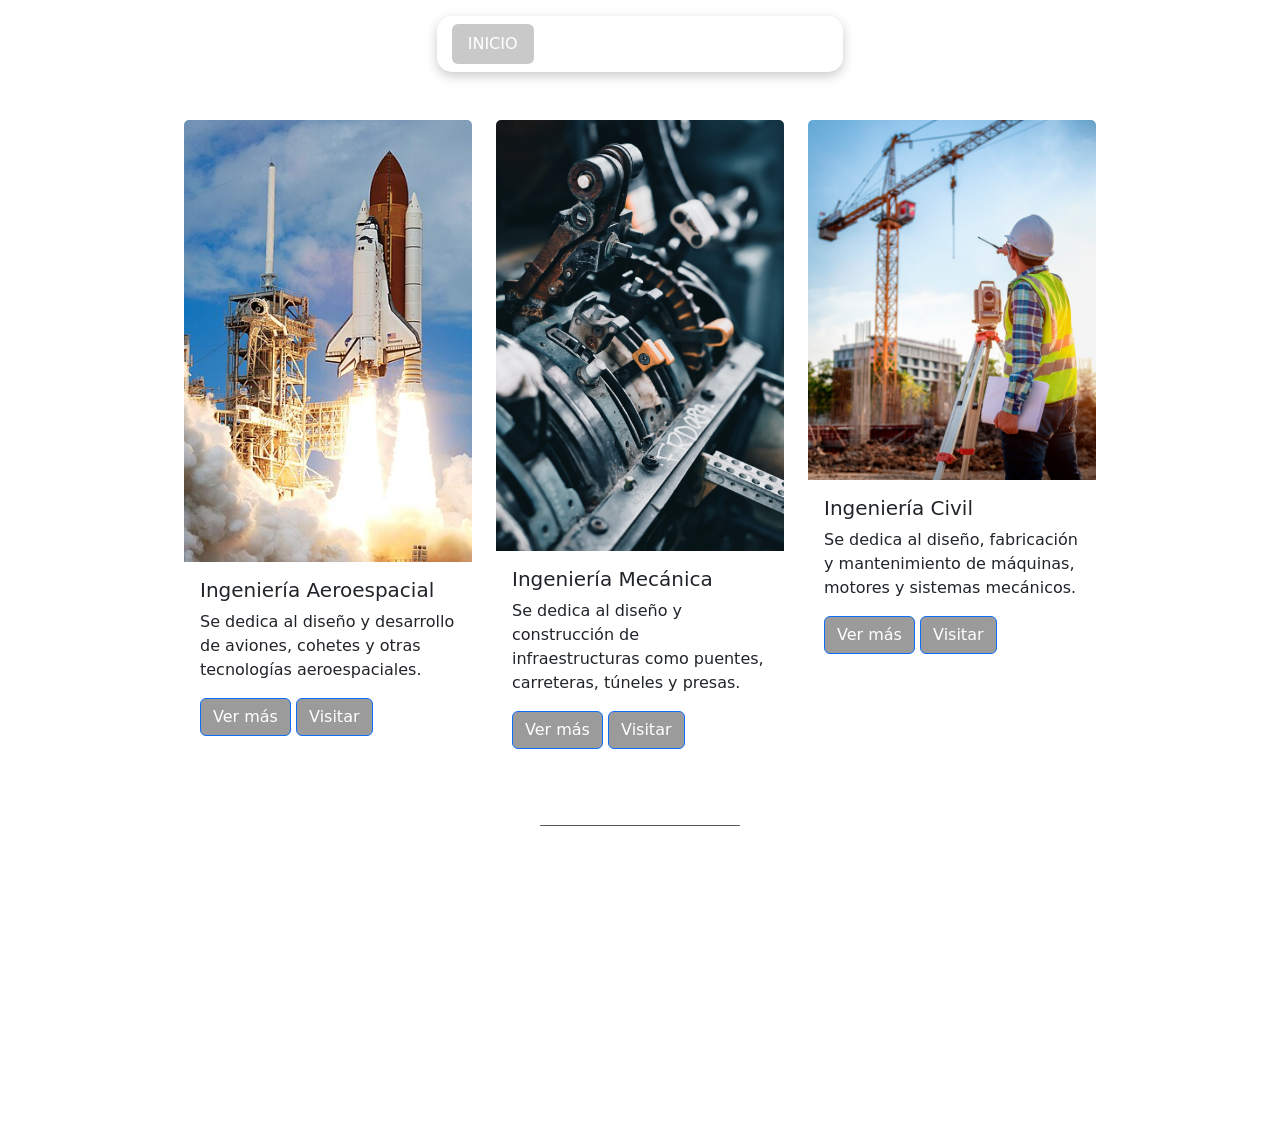
<file: tic2-Practica1/pag1.html>
<!DOCTYPE html>
<html lang="es">

    <head>
      <title>Grados Universitarios Tic</title>
      <link href="https://cdn.jsdelivr.net/npm/bootstrap@5.3.8/dist/css/bootstrap.min.css" rel="stylesheet" integrity="sha384-sRIl4kxILFvY47J16cr9ZwB07vP4J8+LH7qKQnuqkuIAvNWLzeN8tE5YBujZqJLB" crossorigin="anonymous">
        <meta charset="utf-8">
        <link rel="icon" type="image/png" href="img1/logos.png">
        <meta name="viewport" content="width=device-width, initial-scale=1">
        <link rel="stylesheet" href="./css/cositas.css">


    </head>
    <body class="backpages">
        

      <video autoplay muted loop playsinline class="video-fondo2">
        <source src="./img1/pedix.mp4" type="video/mp4">
      </video>


      <div class="contenido">


      <ul class=" cristal nav nav-pills justify-content-center fs-10 mt-3">
            <li class="nav-item">
              <a class="nav-link active" href="./pag1.html">INICIO</a>
            </li>
            <li class="nav-item">
              <a class="nav-link" href="./pag2.html">OPCIONES</a>
            </li>
            <li class="nav-item">
              <a class="nav-link" href="./pag3.html">SALIDAS</a>
            </li>
            <li class="nav-item">
              <a class="nav-link peter" type="button" data-bs-toggle="offcanvas" data-bs-target="#offcanvasRight" aria-controls="offcanvasRight">MENU</a>
            </li>

      </ul>




        

      
      <div class="bryan offcanvas offcanvas-end" tabindex="-1" id="offcanvasRight" aria-labelledby="offcanvasRightLabel">

          <div class="offcanvas-header">
              <h5 class="offcanvas-title fw-bold" id="offcanvasRightLabel">MI MENÚ</h5>
              <button type="button" class="btn-close" data-bs-dismiss="offcanvas" aria-label="Close"></button>
          </div>

          <div class="offcanvas-body">

              <a href="./index.html" class="btn btn-dark w-100 mb-4">
                  VOLVER AL MENÚ PRINCIPAL
              </a>

              <hr>

              <h6 class="fw-bold mb-3">SOBRE ESTE PROYECTO</h6>
              <p class="small">
                  Una web creada para explorar, comparar y conocer diferentes
                  grados universitarios y sus posibilidades profesionales.
              </p>

              <hr>

              <h6 class="fw-bold mb-3">HERRAMIENTAS UTILIZADAS</h6>
              <div class="d-flex flex-wrap gap-2 mb-3">
                  <span class="badge text-bg-dark">HTML5</span>
                  <span class="badge text-bg-dark">CSS</span>
                  <span class="badge text-bg-dark">Bootstrap 5</span>
                  <span class="badge text-bg-dark">ChatGPT</span>
                  <span class="badge text-bg-dark">Copilot</span>
              </div>

              <hr>

              <h6 class="fw-bold mb-3">FUENTES DE INFORMACIÓN</h6>

              <div class="d-grid gap-2">
                  <a href="https://www.udc.gal/" target="_blank" rel="noopener noreferrer">Universidade da Coruña</a>
                  <a href="https://www.uvigo.gal/" target="_blank" rel="noopener noreferrer">Universidade de Vigo</a>
                  <a href="https://ciug.gal/" target="_blank" rel="noopener noreferrer">CIUG</a>
                  <a href="https://www.universidades.gob.es/" target="_blank" rel="noopener noreferrer">Ministerio de Universidades</a>
              </div>

              <hr>

              <h6 class="fw-bold mb-3">CRÉDITOS Y AGRADECIMIENTOS</h6>
              <p class="small">
                  Se han utilizado herramientas de inteligencia artificial como
                  ChatGPT y Microsoft Copilot como apoyo durante el desarrollo
                  y la organización de los contenidos de este proyecto.
              </p>
              <p class="small">
                  Las imágenes y recursos externos pertenecen a sus respectivos
                  autores y titulares.
              </p>

              <hr>

              <div class="text-center mt-4">
                  <h6 class="fw-bold">DISEÑA TU PRÓXIMO PASO</h6>
                  <p class="small text-muted mb-1">TIC 2 º Bachillerato</p>
              </div>

          </div>
      </div>


      <!--<h1 class="tamañox text-center mt-2">Diseña tu próximo paso</h1>-->


      <div class="container my-5">
        <div class="d-flex justify-content-center gap-4 flex-wrap">
      
       
          <div class="card" style="width: 18rem;">
            <img src="./img1/aero.jpg" class="card-img-top" alt="Imagen 1">
            <div class="card-body">
              <h5 class="card-title">Ingeniería Aeroespacial</h5>
              <p class="card-text">Se dedica al diseño y desarrollo de aviones, cohetes y otras tecnologías aeroespaciales.</p>

              <a href="./pag2.html#tabla" class="btn btn-primary supeco">
                Ver más
              </a>

              <a href="https://aero.uvigo.es/es/estudios/grado-en-ingenieria-aeroespacial" class="btn btn-primary supeco" target="_blank" rel="noopener noreferrer">Visitar</a>
            </div>
          </div>
      
       
          <div class="card" style="width: 18rem;">
            <img src="./img1/f1.jpg" class="card-img-top" alt="Imagen 2">
            <div class="card-body">
              <h5 class="card-title">Ingeniería Mecánica</h5>
              <p class="card-text">Se dedica al diseño y construcción de infraestructuras como puentes, carreteras, túneles y presas.</p>
              <a href="./pag2.html#tabla" class="btn btn-primary supeco">
                Ver más
              </a>

              <a href="https://estudos.udc.es/es/study/start/730G03V01" class="btn btn-primary supeco" target="_blank" rel="noopener noreferrer">Visitar</a>
            </div>
          </div>
      
         
          <div class="card" style="width: 18rem;">
            <img src="./img1/civil.jpg" class="card-img-top" alt="Imagen 3">
            <div class="card-body">
              <h5 class="card-title">Ingeniería Civil</h5>
              <p class="card-text">Se dedica al diseño, fabricación y mantenimiento de máquinas, motores y sistemas mecánicos.</p>
               <a href="./pag2.html#tabla" class="btn btn-primary supeco">
                Ver más
               </a>

              <a href="https://share.google/jWv1yL9YozBgXuQWV" class="btn btn-primary supeco" target="_blank" rel="noopener noreferrer">Visitar</a>
            </div>
          </div>
      
        </div>
      </div>
      


      <div class="rayon"></div>


                
      <section class="introduccion text-center">
          <h2>Encuentra tu próximo camino</h2>
          <p>
              Elegir qué estudiar después de Bachillerato es una decisión importante.
              Por eso, en esta web podrás descubrir y comparar tres grados universitarios,
              conocer sus características y explorar las diferentes oportunidades
              profesionales que ofrecen.
          </p>
      </section>


      <footer class="sadiq">
        <p>TIC II BACHILLERATO SALESIANOS</p>
      </footer>

         <script src="https://cdn.jsdelivr.net/npm/bootstrap@5.3.8/dist/js/bootstrap.bundle.min.js" integrity="sha384-FKyoEForCGlyvwx9Hj09JcYn3nv7wiPVlz7YYwJrWVcXK/BmnVDxM+D2scQbITxI" crossorigin="anonymous"></script>
    </body>
</html>
</file>
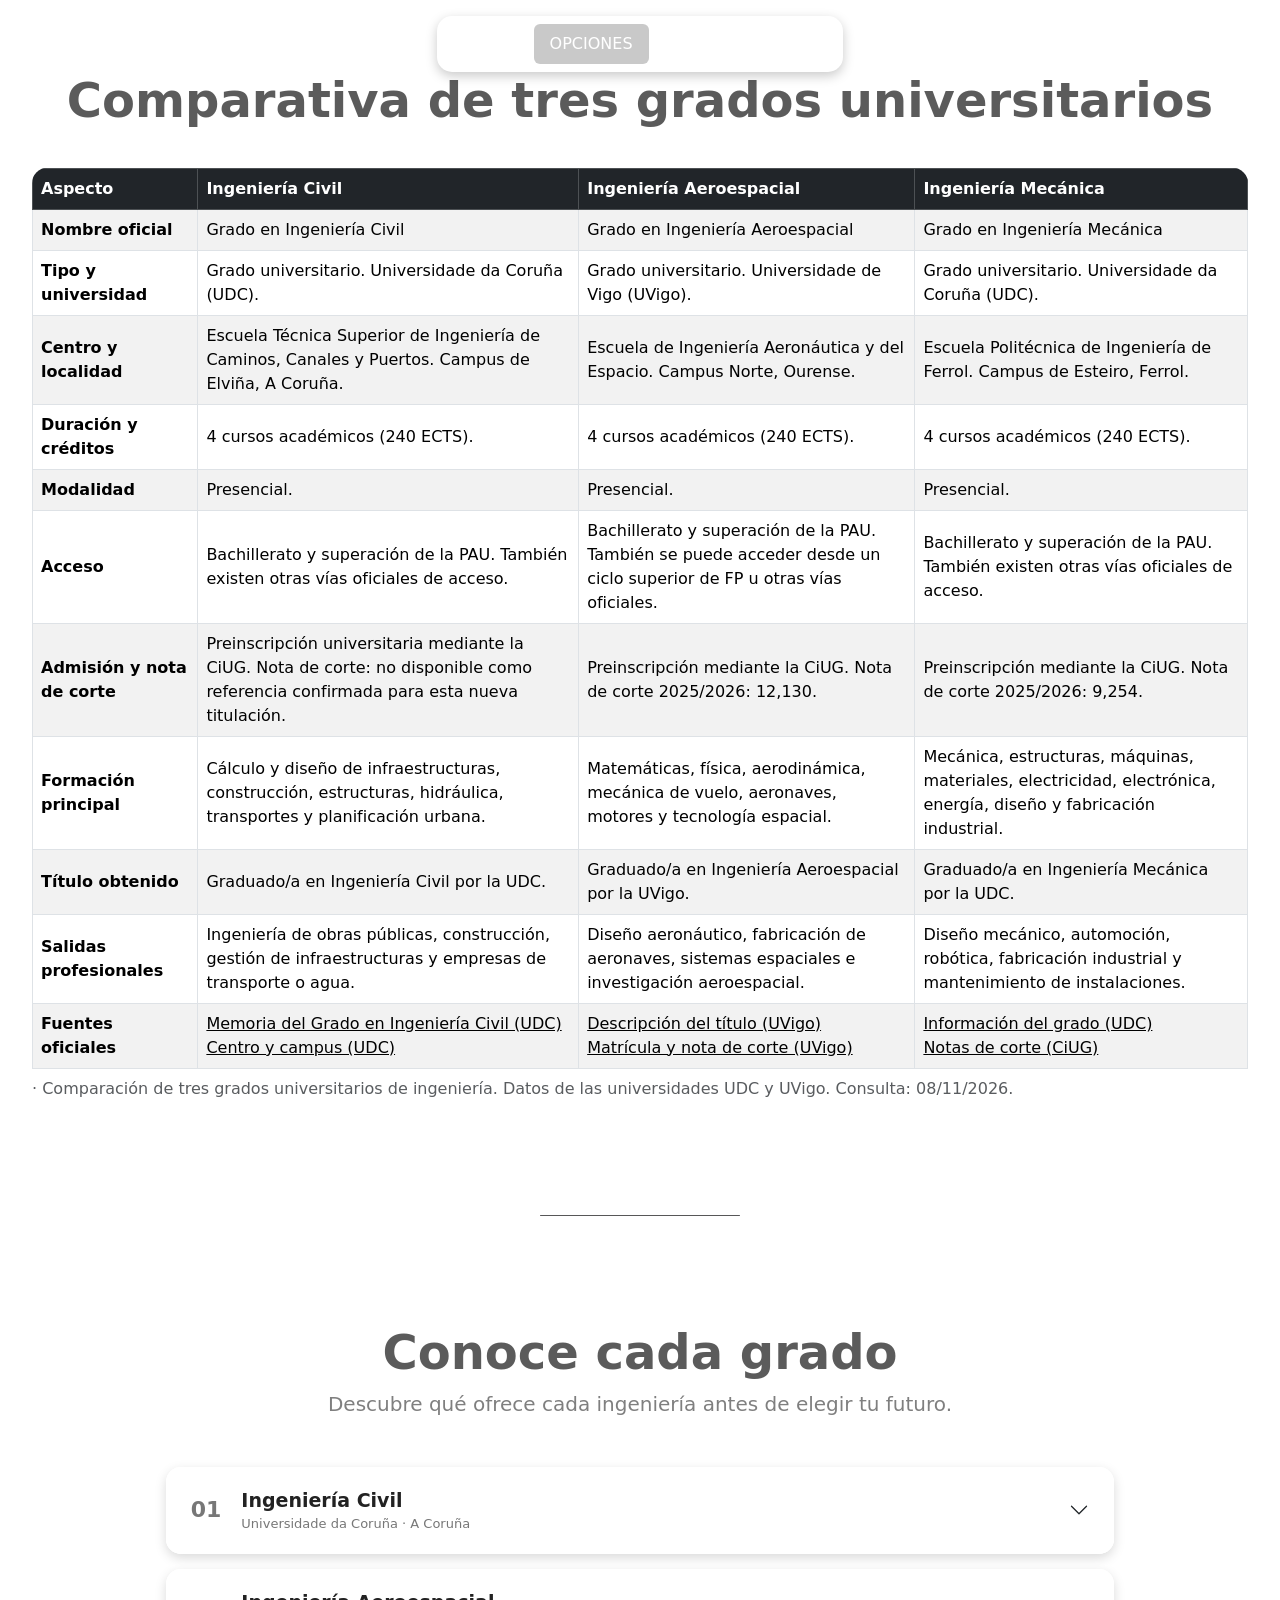
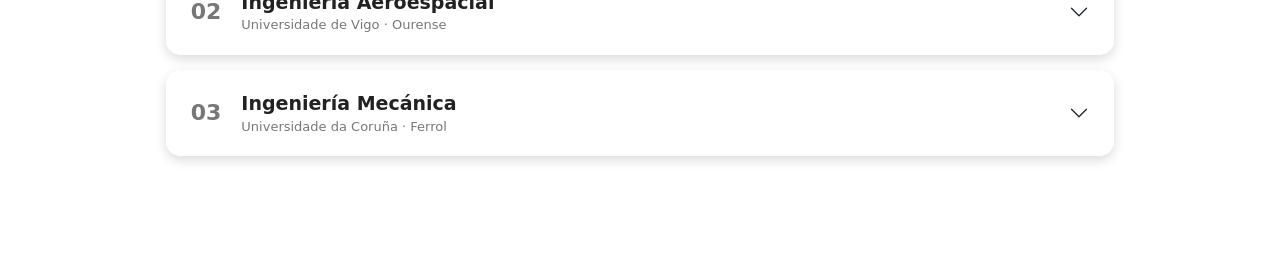
<file: tic2-Practica1/pag2.html>
<!DOCTYPE html>
<html lang="es">

    <head>
      <title>Grados Universitarios Tic</title>
      <link href="https://cdn.jsdelivr.net/npm/bootstrap@5.3.8/dist/css/bootstrap.min.css" rel="stylesheet" integrity="sha384-sRIl4kxILFvY47J16cr9ZwB07vP4J8+LH7qKQnuqkuIAvNWLzeN8tE5YBujZqJLB" crossorigin="anonymous">
        <meta charset="utf-8">
        <link rel="icon" type="image/png" href="img1/logos.png">
        <meta name="viewport" content="width=device-width, initial-scale=1">
        <link rel="stylesheet" href="./css/cositas.css">


    </head>
    <body class="backpages">
 


        <video autoplay muted loop playsinline class="video-fondo2">
            <source src="./img1/pedix.mp4" type="video/mp4">
        </video>
        
        
 
      <ul class=" cristal nav nav-pills justify-content-center fs-10 mt-3">
            <li class="nav-item">
              <a class="nav-link " href="./pag1.html">INICIO</a>
            </li>
            <li class="nav-item">
              <a class="nav-link active" href="./pag2.html">OPCIONES</a>
            </li>
            <li class="nav-item">
              <a class="nav-link" href="./pag3.html">SALIDAS</a>
            </li>
            <li class="nav-item">
              <a class="nav-link peter" type="button" data-bs-toggle="offcanvas" data-bs-target="#offcanvasRight" aria-controls="offcanvasRight">MENU</a>
            </li>

      </ul>




        
      <div class="bryan offcanvas offcanvas-end" tabindex="-1" id="offcanvasRight" aria-labelledby="offcanvasRightLabel">

          <div class="offcanvas-header">
              <h5 class="offcanvas-title fw-bold" id="offcanvasRightLabel">MI MENÚ</h5>
              <button type="button" class="btn-close" data-bs-dismiss="offcanvas" aria-label="Close"></button>
          </div>

          <div class="offcanvas-body">

              <a href="./index.html" class="btn btn-dark w-100 mb-4">
                  VOLVER AL MENÚ PRINCIPAL
              </a>

              <hr>

              <h6 class="fw-bold mb-3">SOBRE ESTE PROYECTO</h6>
              <p class="small">
                  Una web creada para explorar, comparar y conocer diferentes
                  grados universitarios y sus posibilidades profesionales.
              </p>

              <hr>

              <h6 class="fw-bold mb-3">HERRAMIENTAS UTILIZADAS</h6>
              <div class="d-flex flex-wrap gap-2 mb-3">
                  <span class="badge text-bg-dark">HTML5</span>
                  <span class="badge text-bg-dark">CSS</span>
                  <span class="badge text-bg-dark">Bootstrap 5</span>
                  <span class="badge text-bg-dark">ChatGPT</span>
                  <span class="badge text-bg-dark">Copilot</span>
              </div>

              <hr>

              <h6 class="fw-bold mb-3">FUENTES DE INFORMACIÓN</h6>

              <div class="d-grid gap-2">
                  <a href="https://www.udc.gal/" target="_blank" rel="noopener noreferrer">Universidade da Coruña</a>
                  <a href="https://www.uvigo.gal/" target="_blank" rel="noopener noreferrer">Universidade de Vigo</a>
                  <a href="https://ciug.gal/" target="_blank" rel="noopener noreferrer">CIUG</a>
                  <a href="https://www.universidades.gob.es/" target="_blank" rel="noopener noreferrer">Ministerio de Universidades</a>
              </div>

              <hr>

              <h6 class="fw-bold mb-3">CRÉDITOS Y AGRADECIMIENTOS</h6>
              <p class="small">
                  Se han utilizado herramientas de inteligencia artificial como
                  ChatGPT y Microsoft Copilot como apoyo durante el desarrollo
                  y la organización de los contenidos de este proyecto.
              </p>
              <p class="small">
                  Las imágenes y recursos externos pertenecen a sus respectivos
                  autores y titulares.
              </p>

              <hr>

              <div class="text-center mt-4">
                  <h6 class="fw-bold">DISEÑA TU PRÓXIMO PASO</h6>
                  <p class="small text-muted mb-1">TIC 2 º Bachillerato</p>
              </div>

          </div>
      </div>

  <!-- <div class="rayita"></div> -->

      
        <h1 class="display-5 fw-bold text-black manolo">
            Comparativa de tres grados universitarios</h1>

       
          
        <div class="table-responsive">
            <table class="table table-striped table-bordered table-hover align-middle">

                <caption>
                    · Comparación de tres grados universitarios de ingeniería.
                    Datos de las universidades UDC y UVigo. Consulta: 08/11/2026.
                </caption>

                <thead class="table-dark">
                    <tr>
                        <th scope="col">Aspecto</th>
                        <th scope="col">Ingeniería Civil</th>
                        <th scope="col">Ingeniería Aeroespacial</th>
                        <th scope="col">Ingeniería Mecánica</th>
                    </tr>
                </thead>

                <tbody>
                    <tr>
                        <th scope="row">Nombre oficial</th>
                        <td>Grado en Ingeniería Civil</td>
                        <td>Grado en Ingeniería Aeroespacial</td>
                        <td>Grado en Ingeniería Mecánica</td>
                    </tr>

                    <tr>
                        <th scope="row">Tipo y universidad</th>
                        <td>Grado universitario. Universidade da Coruña (UDC).</td>
                        <td>Grado universitario. Universidade de Vigo (UVigo).</td>
                        <td>Grado universitario. Universidade da Coruña (UDC).</td>
                    </tr>

                    <tr>
                        <th scope="row">Centro y localidad</th>
                        <td>Escuela Técnica Superior de Ingeniería de Caminos, Canales y Puertos. Campus de Elviña, A Coruña.</td>
                        <td>Escuela de Ingeniería Aeronáutica y del Espacio. Campus Norte, Ourense.</td>
                        <td>Escuela Politécnica de Ingeniería de Ferrol. Campus de Esteiro, Ferrol.</td>
                    </tr>

                    <tr>
                        <th scope="row">Duración y créditos</th>
                        <td>4 cursos académicos (240 ECTS).</td>
                        <td>4 cursos académicos (240 ECTS).</td>
                        <td>4 cursos académicos (240 ECTS).</td>
                    </tr>

                    <tr>
                        <th scope="row">Modalidad</th>
                        <td>Presencial.</td>
                        <td>Presencial.</td>
                        <td>Presencial.</td>
                    </tr>

                    <tr>
                        <th scope="row">Acceso</th>
                        <td>Bachillerato y superación de la PAU. También existen otras vías oficiales de acceso.</td>
                        <td>Bachillerato y superación de la PAU. También se puede acceder desde un ciclo superior de FP u otras vías oficiales.</td>
                        <td>Bachillerato y superación de la PAU. También existen otras vías oficiales de acceso.</td>
                    </tr>

                    <tr>
                        <th scope="row">Admisión y nota de corte</th>
                        <td>Preinscripción universitaria mediante la CiUG. Nota de corte: no disponible como referencia confirmada para esta nueva titulación.</td>
                        <td>Preinscripción mediante la CiUG. Nota de corte 2025/2026: 12,130.</td>
                        <td>Preinscripción mediante la CiUG. Nota de corte 2025/2026: 9,254.</td>
                    </tr>

                    <tr>
                        <th scope="row">Formación principal</th>
                        <td>Cálculo y diseño de infraestructuras, construcción, estructuras, hidráulica, transportes y planificación urbana.</td>
                        <td>Matemáticas, física, aerodinámica, mecánica de vuelo, aeronaves, motores y tecnología espacial.</td>
                        <td>Mecánica, estructuras, máquinas, materiales, electricidad, electrónica, energía, diseño y fabricación industrial.</td>
                    </tr>

                    <tr>
                        <th scope="row">Título obtenido</th>
                        <td>Graduado/a en Ingeniería Civil por la UDC.</td>
                        <td>Graduado/a en Ingeniería Aeroespacial por la UVigo.</td>
                        <td>Graduado/a en Ingeniería Mecánica por la UDC.</td>
                    </tr>

                    <tr>
                        <th scope="row">Salidas profesionales</th>
                        <td>Ingeniería de obras públicas, construcción, gestión de infraestructuras y empresas de transporte o agua.</td>
                        <td>Diseño aeronáutico, fabricación de aeronaves, sistemas espaciales e investigación aeroespacial.</td>
                        <td>Diseño mecánico, automoción, robótica, fabricación industrial y mantenimiento de instalaciones.</td>
                    </tr>

                    <tr>
                        <th scope="row">Fuentes oficiales</th>
                        <td>
                            <a href="https://www.udc.gal/export/sites/udc/_galeria_down/ensino/propostasmod/2627/Genxcivil.pdf_2063069294.pdf" target="_blank" rel="noopener noreferrer">Memoria del Grado en Ingeniería Civil (UDC)</a><br>
                            <a href="https://www.udc.gal/es/futuros_estudantes/orientadores/visita-as-facultades-escolas/" target="_blank" rel="noopener noreferrer">Centro y campus (UDC)</a>
                        </td>
                        <td>
                            <a href="https://aero.webs.uvigo.gal/es/estudios/grado-en-ingenieria-aeroespacial/descripcion-del-titulo" target="_blank" rel="noopener noreferrer">Descripción del título (UVigo)</a><br>
                            <a href="https://aero.webs.uvigo.gal/es/estudiantes/matricula" target="_blank" rel="noopener noreferrer">Matrícula y nota de corte (UVigo)</a>
                        </td>
                        <td>
                            <a href="https://estudos.udc.es/es/study/start/730G03V01" target="_blank" rel="noopener noreferrer">Información del grado (UDC)</a><br>
                            <a href="https://ciug.gal/PDF/2025/ACCESO/notas_de_corte_3_ultimos_cursos.pdf" target="_blank" rel="noopener noreferrer">Notas de corte (CiUG)</a>
                        </td>
                    </tr>
                </tbody>
            </table>
        </div>


        <div class="rayon"></div>


        <section class="container my-5">

            <div class="text-center mb-5">
                <h2 class="display-5 fw-bold manolo">
                    Conoce cada grado
                </h2>
                <p class="lead text-black-50 ">
                    Descubre qué ofrece cada ingeniería antes de elegir tu futuro.
                </p>
            </div>

            <div class="accordion acordeon-grados" id="acordeonGrados">

                <!-- puentes-->
                <div class="accordion-item">

                    <h2 class="accordion-header">
                        <button class="accordion-button collapsed" type="button"
                            data-bs-toggle="collapse"
                            data-bs-target="#civil"
                            aria-expanded="false"
                            aria-controls="civil">

                            <span class="numero-acordeon">01</span>
                            <span>
                                <strong>Ingeniería Civil</strong>
                                <small>Universidade da Coruña · A Coruña</small>
                            </span>

                        </button>
                    </h2>

                    <div id="civil" class="accordion-collapse collapse"
                        data-bs-parent="#acordeonGrados">

                        <div class="accordion-body">

                            <h5>Descripción</h5>
                            <p>
                                Esta ingeniería se centra en el diseño, construcción
                                y mantenimiento de infraestructuras como carreteras,
                                puentes, edificios y obras hidráulicas. También estudia
                                cómo planificar y gestionar proyectos relacionados
                                con el territorio y los transportes.
                            </p>

                            <hr>

                            <h5>Competencias útiles</h5>
                            <ul>
                                <li>Diseño y planificación de infraestructuras.</li>
                                <li>Resolución de problemas técnicos y estructurales.</li>
                                <li>Conocimientos de materiales y construcción.</li>
                            </ul>

                            <hr>

                            <h5>Ventajas</h5>
                            <ul>
                                <li><strong>Variedad de proyectos:</strong> permite participar en obras muy diferentes, desde puentes hasta sistemas de abastecimiento.</li>
                                <li><strong>Impacto social:</strong> contribuye a crear y mejorar infraestructuras necesarias para la sociedad.</li>
                            </ul>

                            <hr>

                            <h5>Aspectos que conviene valorar</h5>
                            <ul class="mb-0">
                                <li>Requiere una buena base de matemáticas y física.</li>
                                <li>Algunos trabajos pueden implicar desplazamientos y visitas a obras.</li>
                            </ul>

                        </div>
                    </div>
                </div>


                <!-- volar parriba -->
                <div class="accordion-item">

                    <h2 class="accordion-header">
                        <button class="accordion-button collapsed" type="button"
                            data-bs-toggle="collapse"
                            data-bs-target="#aeroespacial"
                            aria-expanded="false"
                            aria-controls="aeroespacial">

                            <span class="numero-acordeon">02</span>
                            <span>
                                <strong>Ingeniería Aeroespacial</strong>
                                <small>Universidade de Vigo · Ourense</small>
                            </span>

                        </button>
                    </h2>

                    <div id="aeroespacial" class="accordion-collapse collapse"
                        data-bs-parent="#acordeonGrados">

                        <div class="accordion-body">

                            <h5>Descripción</h5>
                            <p>
                                Esta carrera estudia el diseño, desarrollo y
                                funcionamiento de aeronaves y vehículos espaciales.
                                Combina conocimientos de física, matemáticas,
                                mecánica y tecnología para resolver problemas
                                relacionados con la aviación y el espacio.
                            </p>

                            <hr>

                            <h5>Competencias útiles</h5>
                            <ul>
                                <li>Diseño y análisis de sistemas aeronáuticos.</li>
                                <li>Conocimientos de aerodinámica y mecánica de fluidos.</li>
                                <li>Resolución de problemas tecnológicos complejos.</li>
                            </ul>

                            <hr>

                            <h5>Ventajas</h5>
                            <ul>
                                <li><strong>Innovación tecnológica:</strong> permite trabajar en proyectos relacionados con la aviación y la exploración espacial.</li>
                                <li><strong>Proyección internacional:</strong> sus conocimientos pueden aplicarse en empresas de distintos países.</li>
                            </ul>

                            <hr>

                            <h5>Aspectos que conviene valorar</h5>
                            <ul class="mb-0">
                                <li>Tiene una importante carga de matemáticas, física y cálculo.</li>
                                <li>Es un sector especializado en el que puede ser útil completar la formación con estudios adicionales.</li>
                            </ul>

                        </div>
                    </div>
                </div>


                <!-- pala mecanica -->
                <div class="accordion-item">

                    <h2 class="accordion-header">
                        <button class="accordion-button collapsed" type="button"
                            data-bs-toggle="collapse"
                            data-bs-target="#mecanica"
                            aria-expanded="false"
                            aria-controls="mecanica">

                            <span class="numero-acordeon">03</span>
                            <span>
                                <strong>Ingeniería Mecánica</strong>
                                <small>Universidade da Coruña · Ferrol</small>
                            </span>

                        </button>
                    </h2>

                    <div id="mecanica" class="accordion-collapse collapse"
                        data-bs-parent="#acordeonGrados">

                        <div class="accordion-body">

                            <h5>Descripción</h5>
                            <p>
                                El grado en Ingeniería Mecánica se centra en el diseño,
                                fabricación y mantenimiento de máquinas, motores y
                                sistemas industriales. Durante la carrera se estudian
                                materias como mecánica, materiales, energía y estructuras.
                            </p>

                            <hr>

                            <h5>Competencias útiles</h5>
                            <ul>
                                <li>Diseño y análisis de máquinas y mecanismos.</li>
                                <li>Resolución de problemas técnicos e industriales.</li>
                                <li>Conocimientos de materiales, energía y fabricación.</li>
                            </ul>

                            <hr>

                            <h5>Ventajas</h5>
                            <ul>
                                <li><strong>Amplias aplicaciones:</strong> sus conocimientos se utilizan en sectores como la automoción, la energía y la fabricación.</li>
                                <li><strong>Formación versátil:</strong> permite desarrollar trabajos relacionados con el diseño, la producción y el mantenimiento.</li>
                            </ul>

                            <hr>

                            <h5>Aspectos que conviene valorar</h5>
                            <ul class="mb-0">
                                <li>Necesita una buena base de matemáticas, física y tecnología.</li>
                                <li>Incluye contenidos técnicos y cálculos que requieren práctica y constancia.</li>
                            </ul>

                        </div>
                    </div>
                </div>

            </div>
        </section>

        <footer class="sadiq">
            <p>TIC II BACHILLERATO SALESIANOS</p>
        </footer>

         <script src="https://cdn.jsdelivr.net/npm/bootstrap@5.3.8/dist/js/bootstrap.bundle.min.js" integrity="sha384-FKyoEForCGlyvwx9Hj09JcYn3nv7wiPVlz7YYwJrWVcXK/BmnVDxM+D2scQbITxI" crossorigin="anonymous"></script>
    </body>
</html>
</file>
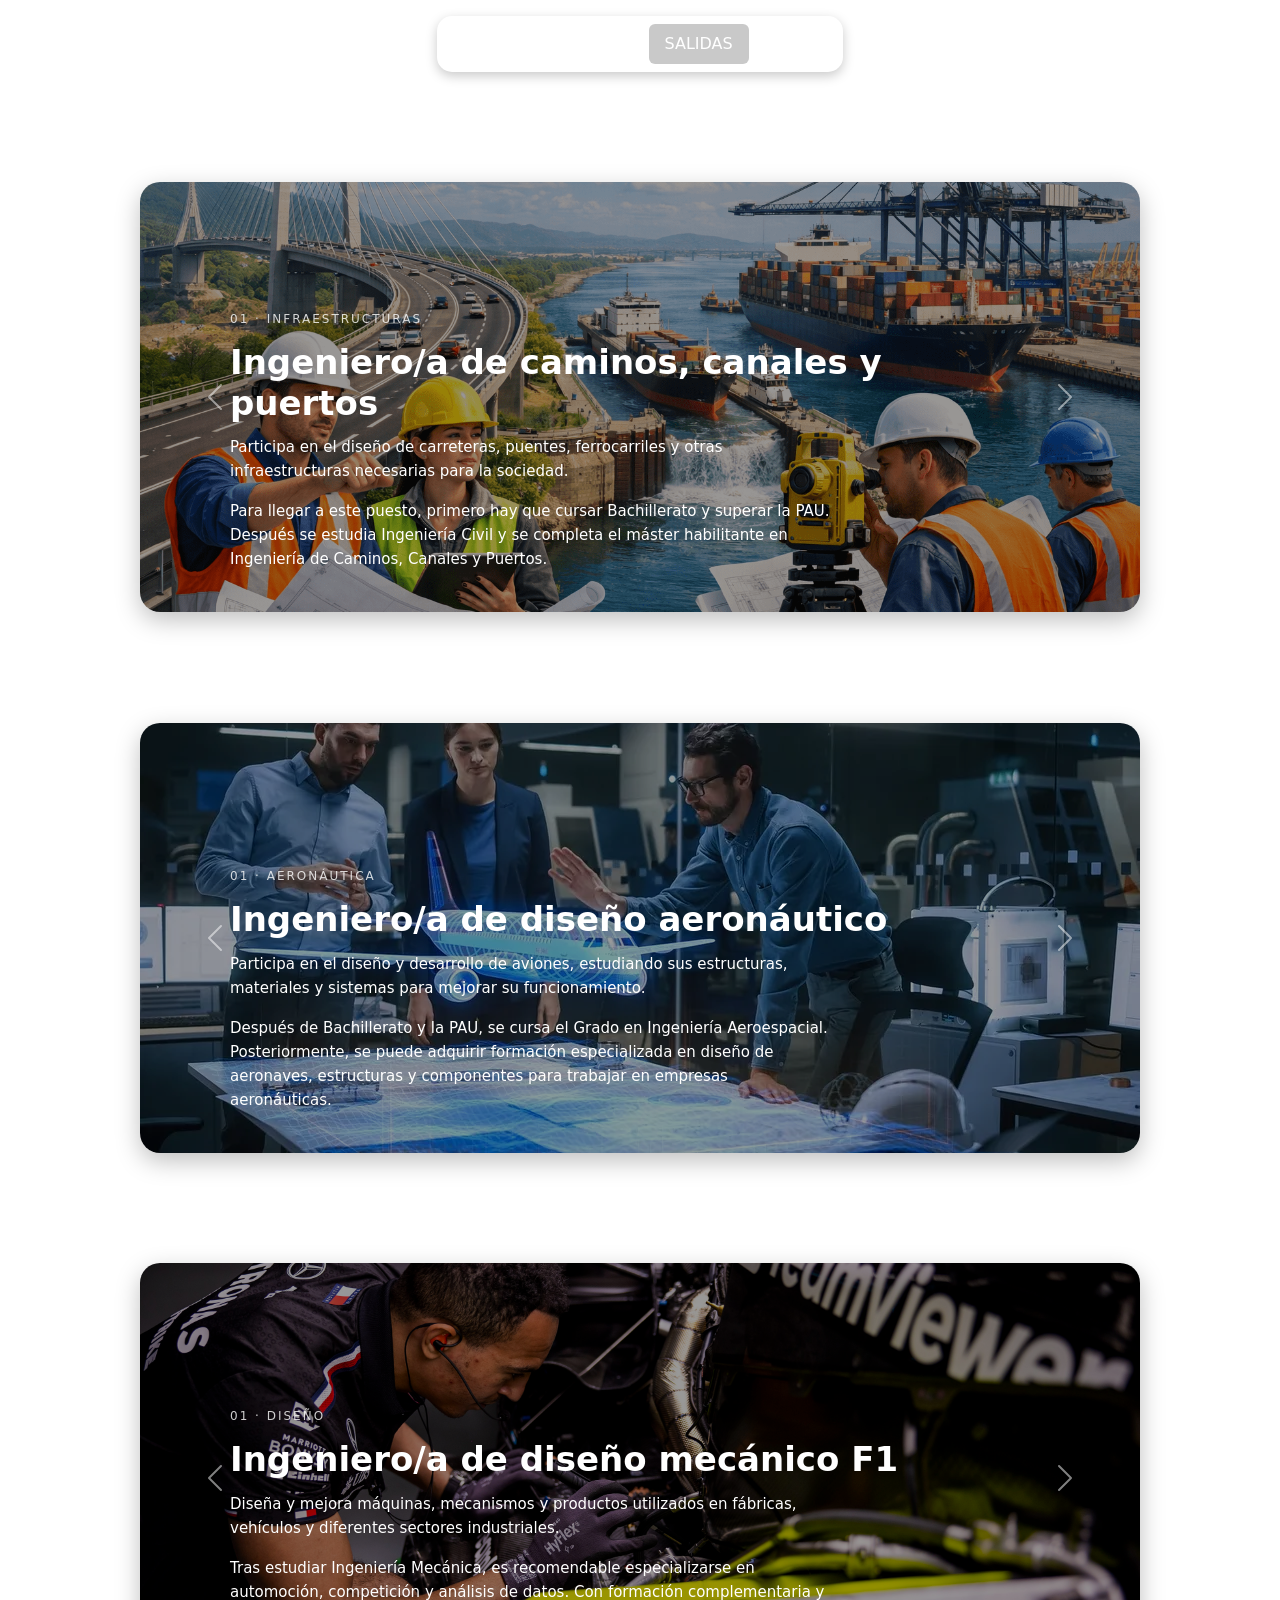
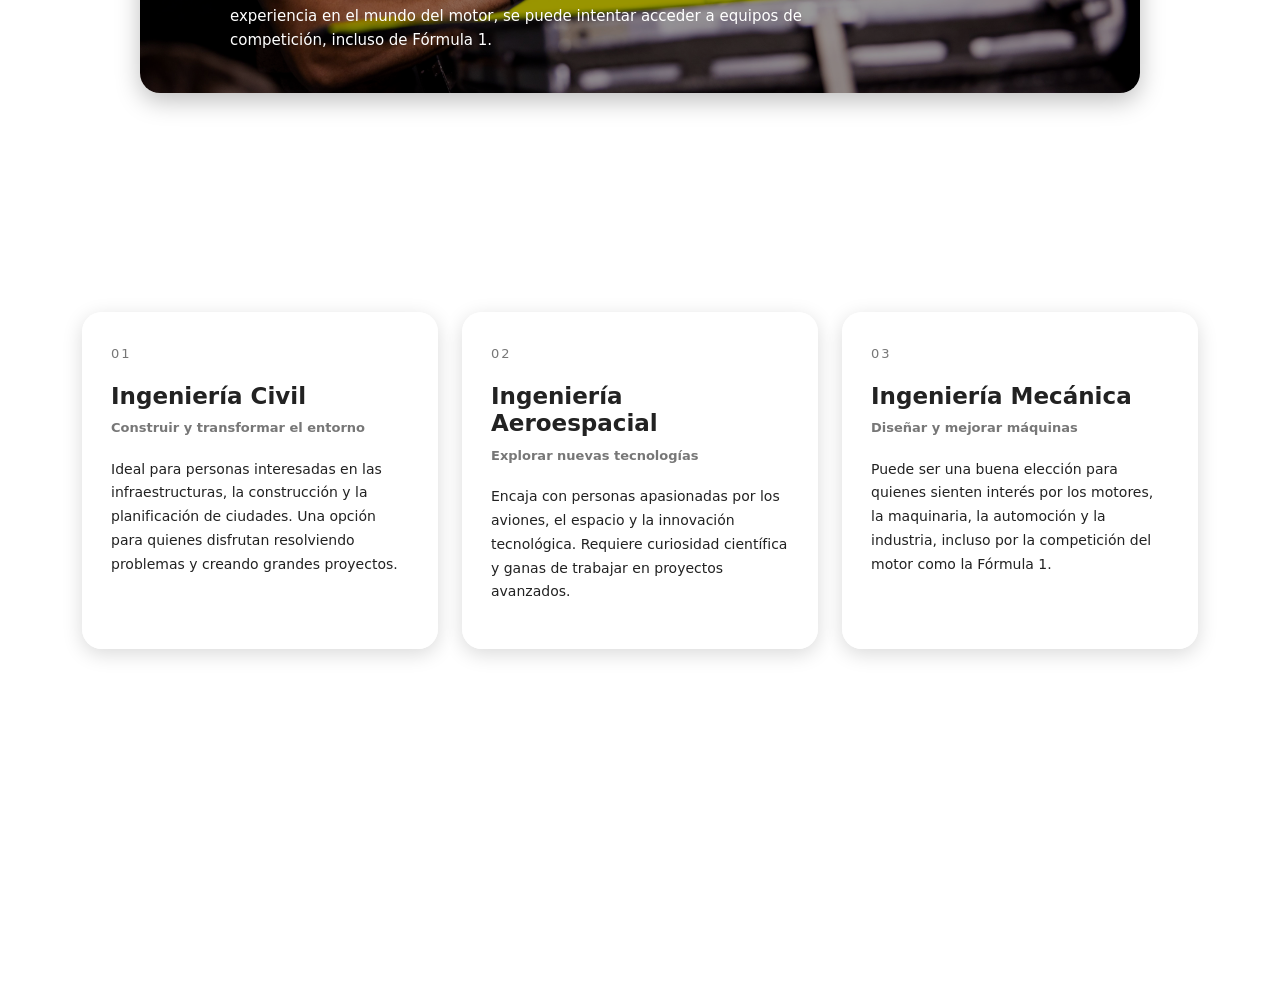
<file: tic2-Practica1/pag3.html>
<!DOCTYPE html>
<html lang="es">

    <head>
      <title>Grados Universitarios Tic</title>
      <link href="https://cdn.jsdelivr.net/npm/bootstrap@5.3.8/dist/css/bootstrap.min.css" rel="stylesheet" integrity="sha384-sRIl4kxILFvY47J16cr9ZwB07vP4J8+LH7qKQnuqkuIAvNWLzeN8tE5YBujZqJLB" crossorigin="anonymous">
        <meta charset="utf-8">
        <link rel="icon" type="image/png" href="img1/logos.png">
        <meta name="viewport" content="width=device-width, initial-scale=1">
        <link rel="stylesheet" href="./css/cositas.css">


    </head>
    <body class="backpages">
        

      <video autoplay muted loop playsinline class="video-fondo2">
        <source src="./img1/pedix.mp4" type="video/mp4">
      </video>


      <div class="contenido">



      <ul class=" cristal nav nav-pills justify-content-center fs-10 mt-3">
            <li class="nav-item">
              <a class="nav-link " href="./pag1.html">INICIO</a>
            </li>
            <li class="nav-item">
              <a class="nav-link" href="./pag2.html">OPCIONES</a>
            </li>
            <li class="nav-item">
              <a class="nav-link active" href="./pag3.html">SALIDAS</a>
            </li>
            <li class="nav-item">
              <a class="nav-link peter" type="button" data-bs-toggle="offcanvas" data-bs-target="#offcanvasRight" aria-controls="offcanvasRight">MENU</a>
            </li>

      </ul>




        
      <div class="bryan offcanvas offcanvas-end" tabindex="-1" id="offcanvasRight" aria-labelledby="offcanvasRightLabel">

          <div class="offcanvas-header">
              <h5 class="offcanvas-title fw-bold" id="offcanvasRightLabel">MI MENÚ</h5>
              <button type="button" class="btn-close" data-bs-dismiss="offcanvas" aria-label="Close"></button>
          </div>

          <div class="offcanvas-body">

              <a href="./index.html" class="btn btn-dark w-100 mb-4">
                  VOLVER AL MENÚ PRINCIPAL
              </a>

              <hr>

              <h6 class="fw-bold mb-3">SOBRE ESTE PROYECTO</h6>
              <p class="small">
                  Una web creada para explorar, comparar y conocer diferentes
                  grados universitarios y sus posibilidades profesionales.
              </p>

              <hr>

              <h6 class="fw-bold mb-3">HERRAMIENTAS UTILIZADAS</h6>
              <div class="d-flex flex-wrap gap-2 mb-3">
                  <span class="badge text-bg-dark">HTML5</span>
                  <span class="badge text-bg-dark">CSS</span>
                  <span class="badge text-bg-dark">Bootstrap 5</span>
                  <span class="badge text-bg-dark">ChatGPT</span>
                  <span class="badge text-bg-dark">Copilot</span>
              </div>

              <hr>

              <h6 class="fw-bold mb-3">FUENTES DE INFORMACIÓN</h6>

              <div class="d-grid gap-2">
                  <a href="https://www.udc.gal/" target="_blank" rel="noopener noreferrer">Universidade da Coruña</a>
                  <a href="https://www.uvigo.gal/" target="_blank" rel="noopener noreferrer">Universidade de Vigo</a>
                  <a href="https://ciug.gal/" target="_blank" rel="noopener noreferrer">CIUG</a>
                  <a href="https://www.universidades.gob.es/" target="_blank" rel="noopener noreferrer">Ministerio de Universidades</a>
              </div>

              <hr>

              <h6 class="fw-bold mb-3">CRÉDITOS Y AGRADECIMIENTOS</h6>
              <p class="small">
                  Se han utilizado herramientas de inteligencia artificial como
                  ChatGPT y Microsoft Copilot como apoyo durante el desarrollo
                  y la organización de los contenidos de este proyecto.
              </p>
              <p class="small">
                  Las imágenes y recursos externos pertenecen a sus respectivos
                  autores y titulares.
              </p>

              <hr>

              <div class="text-center mt-4">
                  <h6 class="fw-bold">DISEÑA TU PRÓXIMO PASO</h6>
                  <p class="small text-muted mb-1">TIC 2 º Bachillerato</p>
              </div>

          </div>
      </div>



      
      <div class="container my-5">
          <h2 class="text-center mb-4">Ingeniería Civil</h2>

          <div id="civilCarousel" class="carousel slide carrusel-grado">
              <div class="carousel-inner">

                  <div class="carousel-item active">
                      <img src="./img1/1.png" class="d-block w-100" alt="Carreteras e infraestructuras">
                      <div class="texto-carrusel">
                          <span>01 · INFRAESTRUCTURAS</span>
                          <h3>Ingeniero/a de caminos, canales y puertos</h3>
                          <p>Participa en el diseño de carreteras, puentes, ferrocarriles y otras infraestructuras necesarias para la sociedad.</p>
                          <p>Para llegar a este puesto, primero hay que cursar Bachillerato y superar la PAU. Después se estudia Ingeniería Civil y se completa el máster habilitante en Ingeniería de Caminos, Canales y Puertos.</p>
                      </div>
                  </div>

                  <div class="carousel-item">
                      <img src="./img1/2.jpg" class="d-block w-100" alt="Obras de construcción">
                      <div class="texto-carrusel">
                          <span>02 · CONSTRUCCIÓN</span>
                          <h3>Ingeniero/a de obras públicas</h3>
                          <p>Supervisa proyectos de construcción, coordina equipos y controla que las obras se realicen según lo planificado.</p>
                          <p>Tras Bachillerato y la PAU, se puede estudiar el Grado en Ingeniería Civil. Una vez terminado, se puede acceder a empresas constructoras o administraciones públicas para trabajar en proyectos de obras e infraestructuras.</p>
                        </div>
                  </div>

                  <div class="carousel-item">
                      <img src="./img1/3.webp" class="d-block w-100" alt="Infraestructuras hidráulicas">
                      <div class="texto-carrusel">
                          <span>03 · AGUA Y TRANSPORTE</span>
                          <h3>Ingeniero/a hidráulico/a</h3>
                          <p>Desarrolla proyectos relacionados con el abastecimiento de agua, los sistemas de saneamiento y las infraestructuras hidráulicas.</p>
                          <p>El recorrido comienza con el Grado en Ingeniería Civil, al que se puede acceder desde Bachillerato y la PAU. Después, es recomendable especializarse en hidráulica y gestión del agua mediante formación complementaria o un máster.</p>
                        </div>
                  </div>

              </div>

              <button class="carousel-control-prev" type="button" data-bs-target="#civilCarousel" data-bs-slide="prev">
                  <span class="carousel-control-prev-icon"></span>
                  <span class="visually-hidden">Anterior</span>
              </button>

              <button class="carousel-control-next" type="button" data-bs-target="#civilCarousel" data-bs-slide="next">
                  <span class="carousel-control-next-icon"></span>
                  <span class="visually-hidden">Siguiente</span>
              </button>
          </div>
      </div>

      <div class="container my-5">
          <h2 class="text-center mb-4">Ingeniería Aeroespacial</h2>

          <div id="aeroCarousel" class="carousel slide carrusel-grado">
              <div class="carousel-inner">

                  <div class="carousel-item active">
                      <img src="./img1/4.webp" class="d-block w-100" alt="Avión comercial en vuelo">
                      <div class="texto-carrusel">
                          <span>01 · AERONÁUTICA</span>
                          <h3>Ingeniero/a de diseño aeronáutico</h3>
                          <p>Participa en el diseño y desarrollo de aviones, estudiando sus estructuras, materiales y sistemas para mejorar su funcionamiento.</p>
                          <p>Después de Bachillerato y la PAU, se cursa el Grado en Ingeniería Aeroespacial. Posteriormente, se puede adquirir formación especializada en diseño de aeronaves, estructuras y componentes para trabajar en empresas aeronáuticas.</p>
                        </div>
                  </div>

                  <div class="carousel-item">
                      <img src="./img1/5.avif" class="d-block w-100" alt="Aeropuerto y pistas de aterrizaje">
                      <div class="texto-carrusel">
                          <span>02 · INFRAESTRUCTURAS</span>
                          <h3>Ingeniero/a de sistemas aeroespaciales</h3>
                          <p>Colabora en el diseño, desarrollo y mejora de aeropuertos, pistas de aterrizaje e instalaciones relacionadas con la aviación.</p>
                          <p>El primer paso es estudiar Ingeniería Aeroespacial tras superar la PAU. Después, se puede profundizar en sistemas electrónicos, navegación y control para trabajar en el desarrollo de tecnología aeronáutica y espacial.</p>
                        </div>
                  </div>

                  <div class="carousel-item">
                      <img src="./img1/6.jpg" class="d-block w-100" alt="Satélite en el espacio">
                      <div class="texto-carrusel">
                          <span>03 · INVESTIGACIÓN</span>
                          <h3>Ingeniero/a de investigación aeroespacial</h3>
                          <p>Trabaja en el desarrollo de nuevas tecnologías, satélites, materiales y sistemas aplicados a la aeronáutica y al espacio.</p>
                          <p>Para dedicarse a este ámbito se necesita estudiar Ingeniería Aeroespacial y, normalmente, continuar con un máster o estudios especializados. Esto permite participar en proyectos de investigación y desarrollo de nuevas tecnologías.</p>
                        </div>
                  </div>

              </div>

              <button class="carousel-control-prev" type="button" data-bs-target="#aeroCarousel" data-bs-slide="prev">
                  <span class="carousel-control-prev-icon"></span>
                  <span class="visually-hidden">Anterior</span>
              </button>

              <button class="carousel-control-next" type="button" data-bs-target="#aeroCarousel" data-bs-slide="next">
                  <span class="carousel-control-next-icon"></span>
                  <span class="visually-hidden">Siguiente</span>
              </button>
          </div>
      </div>

      <div class="container my-5">
          <h2 class="text-center mb-4">Ingeniería Mecánica</h2>

          <div id="mecanicaCarousel" class="carousel slide carrusel-grado">
              <div class="carousel-inner">

                  <div class="carousel-item active">
                      <img src="./img1/7.jpg" class="d-block w-100" alt="Maquinaria industrial">
                      <div class="texto-carrusel">
                          <span>01 · DISEÑO</span>
                          <h3>Ingeniero/a de diseño mecánico F1</h3>
                          <p>Diseña y mejora máquinas, mecanismos y productos utilizados en fábricas, vehículos y diferentes sectores industriales.</p>
                          <p>Tras estudiar Ingeniería Mecánica, es recomendable especializarse en automoción, competición y análisis de datos. Con formación complementaria y experiencia en el mundo del motor, se puede intentar acceder a equipos de competición, incluso de Fórmula 1.</p>
                        </div>
                  </div>

                  <div class="carousel-item">
                      <img src="./img1/8.webp" class="d-block w-100" alt="Producción en una fábrica">
                      <div class="texto-carrusel">
                          <span>02 · INDUSTRIA</span>
                          <h3>Ingeniero/a de producción industrial</h3>
                          <p>Organiza y optimiza los procesos de fabricación para mejorar la productividad, la eficiencia y la calidad de los productos.</p>
                          <p>El camino comienza con el Grado en Ingeniería Mecánica. Una vez finalizado, se puede acceder a empresas industriales y adquirir experiencia organizando y mejorando procesos de fabricación.</p>
                        </div>
                  </div>

                  <div class="carousel-item">
                      <img src="./img1/9.webp" class="d-block w-100" alt="Instalaciones de producción energética">
                      <div class="texto-carrusel">
                          <span>03 · MANTENIMIENTO</span>
                          <h3>Ingeniero/a de mantenimiento</h3>
                          <p>Participa en proyectos relacionados con instalaciones energéticas, sistemas térmicos y mejora de la eficiencia energética.</p>
                          <p>Tras Bachillerato y la PAU, se cursa el Grado en Ingeniería Mecánica. Después, se puede orientar la formación hacia el mantenimiento industrial y adquirir experiencia supervisando y mejorando el funcionamiento de máquinas e instalaciones.</p>
                        </div>
                  </div>

              </div>

              <button class="carousel-control-prev" type="button" data-bs-target="#mecanicaCarousel" data-bs-slide="prev">
                  <span class="carousel-control-prev-icon"></span>
                  <span class="visually-hidden">Anterior</span>
              </button>

              <button class="carousel-control-next" type="button" data-bs-target="#mecanicaCarousel" data-bs-slide="next">
                  <span class="carousel-control-next-icon"></span>
                  <span class="visually-hidden">Siguiente</span>
              </button>
          </div>
      </div>





      <section class="container my-5">

          <div class="text-center mb-5">
              <span class="subtitulo-conclusion"><strong>TU FUTURO, TU ELECCIÓN</strong></span>
              <h2 class="titulo-conclusion">¿Qué camino encaja contigo?</h2>
              <p class="text-white-50"><strong>Tres carreras, tres formas diferentes de construir tu futuro.</strong></p>
          </div>

          <div class="row g-4">

              <div class="col-12 col-md-4">
                  <div class="card conclusion-item h-100">
                      <div class="card-body">
                          <span class="numero-conclusion">01</span>
                          <h3>Ingeniería Civil</h3>
                          <p class="tipo-conclusion">Construir y transformar el entorno</p>
                          <p>Ideal para personas interesadas en las infraestructuras, la construcción y la planificación de ciudades. Una opción para quienes disfrutan resolviendo problemas y creando grandes proyectos.</p>
                      </div>
                  </div>
              </div>

              <div class="col-12 col-md-4">
                  <div class="card conclusion-item h-100">
                      <div class="card-body">
                          <span class="numero-conclusion">02</span>
                          <h3>Ingeniería Aeroespacial</h3>
                          <p class="tipo-conclusion">Explorar nuevas tecnologías</p>
                          <p>Encaja con personas apasionadas por los aviones, el espacio y la innovación tecnológica. Requiere curiosidad científica y ganas de trabajar en proyectos avanzados.</p>
                      </div>
                  </div>
              </div>


              <div class="col-12 col-md-4">
                  <div class="card conclusion-item h-100">
                      <div class="card-body">
                          <span class="numero-conclusion">03</span>
                          <h3>Ingeniería Mecánica</h3>
                          <p class="tipo-conclusion">Diseñar y mejorar máquinas</p>
                          <p>Puede ser una buena elección para quienes sienten interés por los motores, la maquinaria, la automoción y la industria, incluso por la competición del motor como la Fórmula 1.</p>
                      </div>
                  </div>
              </div>

          </div>

          <div class="conclusion-final text-center mt-5">
              <h3>Al final, todo depende de tus intereses.</h3>
              <p>Las tres opciones comparten una base científica y técnica, pero cada una permite aplicar esos conocimientos a problemas distintos. Elegir bien significa encontrar el campo que más te motive y en el que te gustaría desarrollar tu futuro profesional.</p>
          </div>

      </section>

      <footer class="sadiq">
        <p>TIC II BACHILLERATO SALESIANOS</p>
      </footer>
 

        <script src="https://cdn.jsdelivr.net/npm/bootstrap@5.3.8/dist/js/bootstrap.bundle.min.js" integrity="sha384-FKyoEForCGlyvwx9Hj09JcYn3nv7wiPVlz7YYwJrWVcXK/BmnVDxM+D2scQbITxI" crossorigin="anonymous"></script>
    </body>
</html>
</file>
<file: css/styles.css>
.title {
    font-size: clamp(30px, 5vw, 60px);
}


.raya {
    width: 50%;
    height: 3px;
    background-color: rgba(255, 255, 255, 0.663);
    margin: 25px auto;
    border-radius: 10px;
}


.rayon {
    width: 200px;
    height: 1px;
    background-color: rgba(255, 255, 255, 0.663);
    margin: 60px auto;
    border-radius: 10px;
}








.cristaly {
    box-shadow: 0 4px 12px rgba(0, 0, 0, 0.738);
    border-radius: 15px;
    width: fit-content;
    max-width: 95%;
    min-width: 0;
    margin: 0 auto;
    flex-wrap: wrap;
}


.backindex .nav-pills .nav-link {
    color: white;
}


.nav-pills .nav-link {
    color: #ffffffc0;
    background-color: transparent;
}






.card {
    background-color: rgba(255, 255, 255, 0.5);
    border: none;
}


.card-body {
    background-color: transparent;
}


.supeco {
    color: #ffffff;
    background-color: rgba(41, 41, 41, 0.466);
}


.card .btn-primary:hover {
    background-color: rgba(0, 0, 0, 0.63);
    color: white;
}






.backindex {
    position: relative;
    min-height: 100vh;
    width: 100%;
    overflow: hidden;
    color: white;
}


.backindex .contenido {
    padding-top: 15vh;
}


.video-fondo {
    position: absolute;
    top: 0;
    left: 0;
    width: 100%;
    height: 100%;
    object-fit: cover;
    z-index: 0;
}




.contenido {
    flex: 1 0 auto;
    position: relative;
    z-index: 2;
}






.backpages {
    position: relative;
    min-height: 100vh;
    width: 100%;
    overflow-x: hidden;
    overflow-y: auto;
    color: white;
}


.video-fondo2 {
    position: fixed;
    top: 0;
    left: 0;
    width: 100vw;
    height: 100vh;
    object-fit: cover;
    z-index: -1;
}








.bryan {
    box-shadow: 0 4px 12px rgba(214, 214, 214, 0.671);
    border-radius: 15px;
    width: 30%;
    margin: 0 auto;
}


#offcanvasRight {
    background: rgba(255, 255, 255, 0.35);
    backdrop-filter: blur(15px);
    -webkit-backdrop-filter: blur(15px);
    border-left: 1px solid rgba(255, 255, 255, 0.4);
    box-shadow: -5px 0 25px rgba(0, 0, 0, 0.15);
    width: min(420px, 90vw);
}




.introduccion {
    max-width: 750px;
    margin: 35px auto 60px;
    padding: 0 20px;
    color: white;
}


.introduccion p {
    font-size: 16px;
    line-height: 1.8;
}








a {
    color: black;
}




.sadiq {
    width: 100%;
    padding: 15px;
    text-align: center;
    color: white;
    background: transparent;
    margin-top: auto;
    position: relative;
    z-index: 2;
}


.sadiq p {
    margin: 0;
}




.backindex, .backpages {
    min-height: 100vh;
    display: flex;
    flex-direction: column;
}


html, body {
    max-width: 100%;
    overflow-x: hidden;
}






.centradillo {
    width: 100%;
    text-align: center;
    margin: 30px auto;
    display: block;
}




@media (max-width: 576px) {


    .title {
        font-size: 32px;
    }


    .cristaly .nav-link {
        font-size: 14px;
        padding: 8px;
    }


}

.tarjetas {
    column-gap: 80px !important;
    row-gap: 30px;
}
</file>
<file: Ejercicio1/css/estilos.css>
.tarjeta {
  border: 2px solid #c9d2dd;
  padding: 1rem;
  color: white;
}

.tarjeta h3 {
  margin-top: 0;
  color: white;
}

.body {
  background-color: rgba(127, 199, 177, 0.596);
  color: white;
}

.fto {
  background-image: url("dark.jpg");
  background-size: cover;
  background-position: center;
  color: white;
}


.tarjeta p,
.tarjeta h1,
.tarjeta h2,
.tarjeta h3,
.tarjeta span,
.tarjeta a {
  color: white;
}
</file>
<file: tic2-Practica1/css/cositas.css>
.title {
    font-size: 60px;
}

.raya{
    width: 700px;
    height: 3px;
    background-color: rgba(255, 255, 255, 0.663);
    margin: 25px auto;
    border-radius: 10px;
}



.rayon{
    width: 200px;
    height: 1px;
    background-color: #0f0f10b2;
    margin: 60px auto;
    border-radius: 10px;
}



  
.table-responsive {
    width: 80%;
    margin: 30px auto;
    border-radius: 15px;
    overflow-x: auto;
    overflow-y: hidden;
}



.table-hover tbody tr:hover {
    background-color: #e3f2fd;
    transition: background-color 0.2s ease;
}

.cristal {
    box-shadow: 0 4px 12px rgba(0, 0, 0, 0.212);
    border-radius: 15px;
    width: 33%;
    max-width: 850px;
    min-width: 350px;
    margin: 0 auto;
    padding: 8px 15px;
}

.cristaly {
    box-shadow: 0 4px 12px rgba(0, 0, 0, 0.738);
    border-radius: 15px;
    width: 30%;
    margin: 0 auto;
}

.backindex .nav-pills .nav-link {
    color: white;
}

.nav-pills .nav-link {
    color: #ffffffc0;
    background-color: transparent;
}



.peter {
    background-color: transparent ;
    border: none ;
    color: rgb(255, 255, 255) ;
    box-shadow: none ;
}



.nav-pills .nav-link.active {
    color: #ffffff;
    background-color: rgba(0, 0, 0, 0.212);
}

.card {
    background-color: rgba(255, 255, 255, 0.5);
    border: none;
}

.card-body {
    background-color: transparent;
}


.supeco {
    color: #ffffff;
    background-color: rgba(41, 41, 41, 0.466);
}


.card .btn-primary:hover {
    background-color: rgba(0, 0, 0, 0.63);
    color: white;
}

.backindex {
    position: relative;
    min-height: 100vh;
    width: 100%;
    overflow: hidden;
    color: white;
}

.backindex .contenido {
    padding-top: 15vh;
}

.video-fondo {
    position: absolute;
    top: 0;
    left: 0;
    width: 100%;
    height: 100%;
    object-fit: cover;
    z-index: 0;
}

.contenido {
    flex: 1 0 auto;
    position: relative;
    z-index: 2;
}


.backpages {
    position: relative;
    min-height: 100vh;
    width: 100%;
    overflow-x: hidden;
    overflow-y: auto;
    color: white;
}

.video-fondo2 {
    position: fixed;
    top: 0;
    left: 0;
    width: 100vw;
    height: 100vh;
    object-fit: cover;
    z-index: -1;
}


.bryan {
    box-shadow: 0 4px 12px rgba(214, 214, 214, 0.671);
    border-radius: 15px;
    width: 30%;
    margin: 0 auto;

}


#offcanvasRight {
    background: rgba(255, 255, 255, 0.35);
    backdrop-filter: blur(15px);
    -webkit-backdrop-filter: blur(15px);

    border-left: 1px solid rgba(255, 255, 255, 0.4);
    box-shadow: -5px 0 25px rgba(0, 0, 0, 0.15);
}





.acordeon-grados {
    width: 85%;
    margin: auto;
}


.acordeon-grados .accordion-item {
    border: none;
    border-radius: 15px;
    overflow: hidden;
    margin-bottom: 15px;
    background-color: rgba(255, 255, 255, 0.93);
    box-shadow: 0 4px 12px rgba(0, 0, 0, 0.15);
}


.acordeon-grados .accordion-button {
    background-color: rgba(255, 255, 255, 0.93);
    color: #222;
    padding: 22px 25px;
    box-shadow: none;
}


.acordeon-grados .accordion-button strong {
    display: block;
    font-size: 19px;
}


.acordeon-grados .accordion-button small {
    display: block;
    color: #777;
    font-size: 13px;
    margin-top: 4px;
}


.numero-acordeon {
    font-size: 22px;
    font-weight: bold;
    color: #777;
    margin-right: 20px;
}


.acordeon-grados .accordion-body {
    padding: 25px 30px;
    color: #333;
    background-color: white;
}

.acordeon-grados .accordion-body h5 {
    font-size: 16px;
    font-weight: bold;
    color: #222;
}

.acordeon-grados .accordion-body p,
.acordeon-grados .accordion-body li {
    font-size: 14px;
    line-height: 1.7;
}

.acordeon-grados .accordion-body hr {
    border-color: #ddd;
    margin: 22px 0;
}


.acordeon-grados .accordion-button:hover {
    background-color: #f5f5f5;
}

@media (max-width: 576px) {
    .acordeon-grados {
        width: 100%;
    }

    .acordeon-grados .accordion-button {
        padding: 18px;
    }

    .acordeon-grados .accordion-body {
        padding: 20px;
    }
}

.manolo {
     color: #000000a4 !important; 
    text-align: center;
}




.carrusel-grado {
    max-width: 1000px;
    margin: auto;
    border-radius: 20px;
    overflow: hidden;
    box-shadow: 0 8px 25px rgba(0,0,0,.25);
}

.carrusel-grado .carousel-item {
    height: 430px;
    position: relative;
}

.carrusel-grado .carousel-item img {
    width: 100%;
    height: 100%;
    object-fit: cover;
    filter: brightness(60%);
}

.texto-carrusel {
    position: absolute;
    bottom: 55px;
    left: 9%;
    right: 12%;
    color: white;
}

.texto-carrusel span {
    font-size: 12px;
    letter-spacing: 2px;
    opacity: .8;
}

.texto-carrusel h3 {
    font-size: 34px;
    font-weight: bold;
    margin: 12px 0;
}

.texto-carrusel p {
    max-width: 600px;
    font-size: 15px;
    line-height: 1.6;
}

@media (max-width: 576px) {
    .carrusel-grado .carousel-item {
        height: 350px;
    }

    .texto-carrusel h3 {
        font-size: 24px;
    }

    .texto-carrusel p {
        font-size: 13px;
    }
}


.subtitulo-conclusion {
    font-size: 12px;
    letter-spacing: 3px;
    color: rgba(255,255,255,.7);
}

.titulo-conclusion {
    font-size: 42px;
    font-weight: 700;
    color: white;
    margin: 12px 0;
}

.conclusion-item {
    background: rgba(255,255,255,.88);
    border: 1px solid rgba(255,255,255,.5);
    border-radius: 20px;
    color: #222;
    box-shadow: 0 5px 20px rgba(0,0,0,.15);
    transition: transform .3s;
}

.conclusion-item:hover {
    transform: translateY(-6px);
}

.conclusion-item .card-body {
    padding: 28px;
}

.numero-conclusion {
    font-size: 13px;
    letter-spacing: 2px;
    color: #777;
}

.conclusion-item h3 {
    font-size: 23px;
    font-weight: 700;
    margin-top: 18px;
}

.tipo-conclusion {
    font-size: 13px;
    font-weight: 600;
    color: #777;
    margin-bottom: 20px;
}

.conclusion-item p:last-child {
    font-size: 14px;
    line-height: 1.7;
}

.conclusion-final {
    max-width: 850px;
    margin-left: auto;
    margin-right: auto;
    color: white;
    padding: 25px;
}

.conclusion-final h3 {
    font-size: 25px;
    font-weight: 600;
}

.conclusion-final p {
    font-size: 15px;
    line-height: 1.8;
    color: rgba(255,255,255,.8);
}

@media (max-width: 576px) {
    .titulo-conclusion {
        font-size: 32px;
    }
}


.introduccion {
    max-width: 750px;
    margin: 35px auto 60px;
    padding: 0 20px;
    color: white;
}

.introduccion p {
    font-size: 16px;
    line-height: 1.8;
}

a {
    color: black;
}

.sadiq {
    width: 100%;
    padding: 15px;
    text-align: center;
    color: white;
    background: transparent;
    margin-top: auto;
    position: relative;
    z-index: 2;
}

.sadiq p {
    margin: 0;
}

.backindex, .backpages {
    min-height: 100vh;
    display: flex;
    flex-direction: column;
}








<!--adaptacion de no se-->


/* RESPONSIVE */

.title {
    font-size: clamp(30px, 5vw, 60px);
}

.raya {
    width: 85%;
}

.cristal, .cristaly {
    width: fit-content;
    max-width: 95%;
    min-width: 0;
    flex-wrap: wrap;
}

.table-responsive {
    width: 95%;
    overflow-x: auto;
}

.carrusel-grado {
    width: 95%;
}

.texto-carrusel {
    bottom: 25px;
}

#offcanvasRight {
    width: min(420px, 90vw);
}

/* MÓVILES */

@media (max-width: 576px) {
    .title {
        font-size: 32px;
    }

    .cristal .nav-link,
    .cristaly .nav-link {
        font-size: 14px;
        padding: 8px;
    }

    .carrusel-grado .carousel-item {
        height: 520px;
    }

    .texto-carrusel h3 {
        font-size: 22px;
    }

    .texto-carrusel p {
        font-size: 12px;
    }

    .titulo-conclusion {
        font-size: 30px;
    }
}

html, body {
    max-width: 100%;
    overflow-x: hidden;
}
</file>
